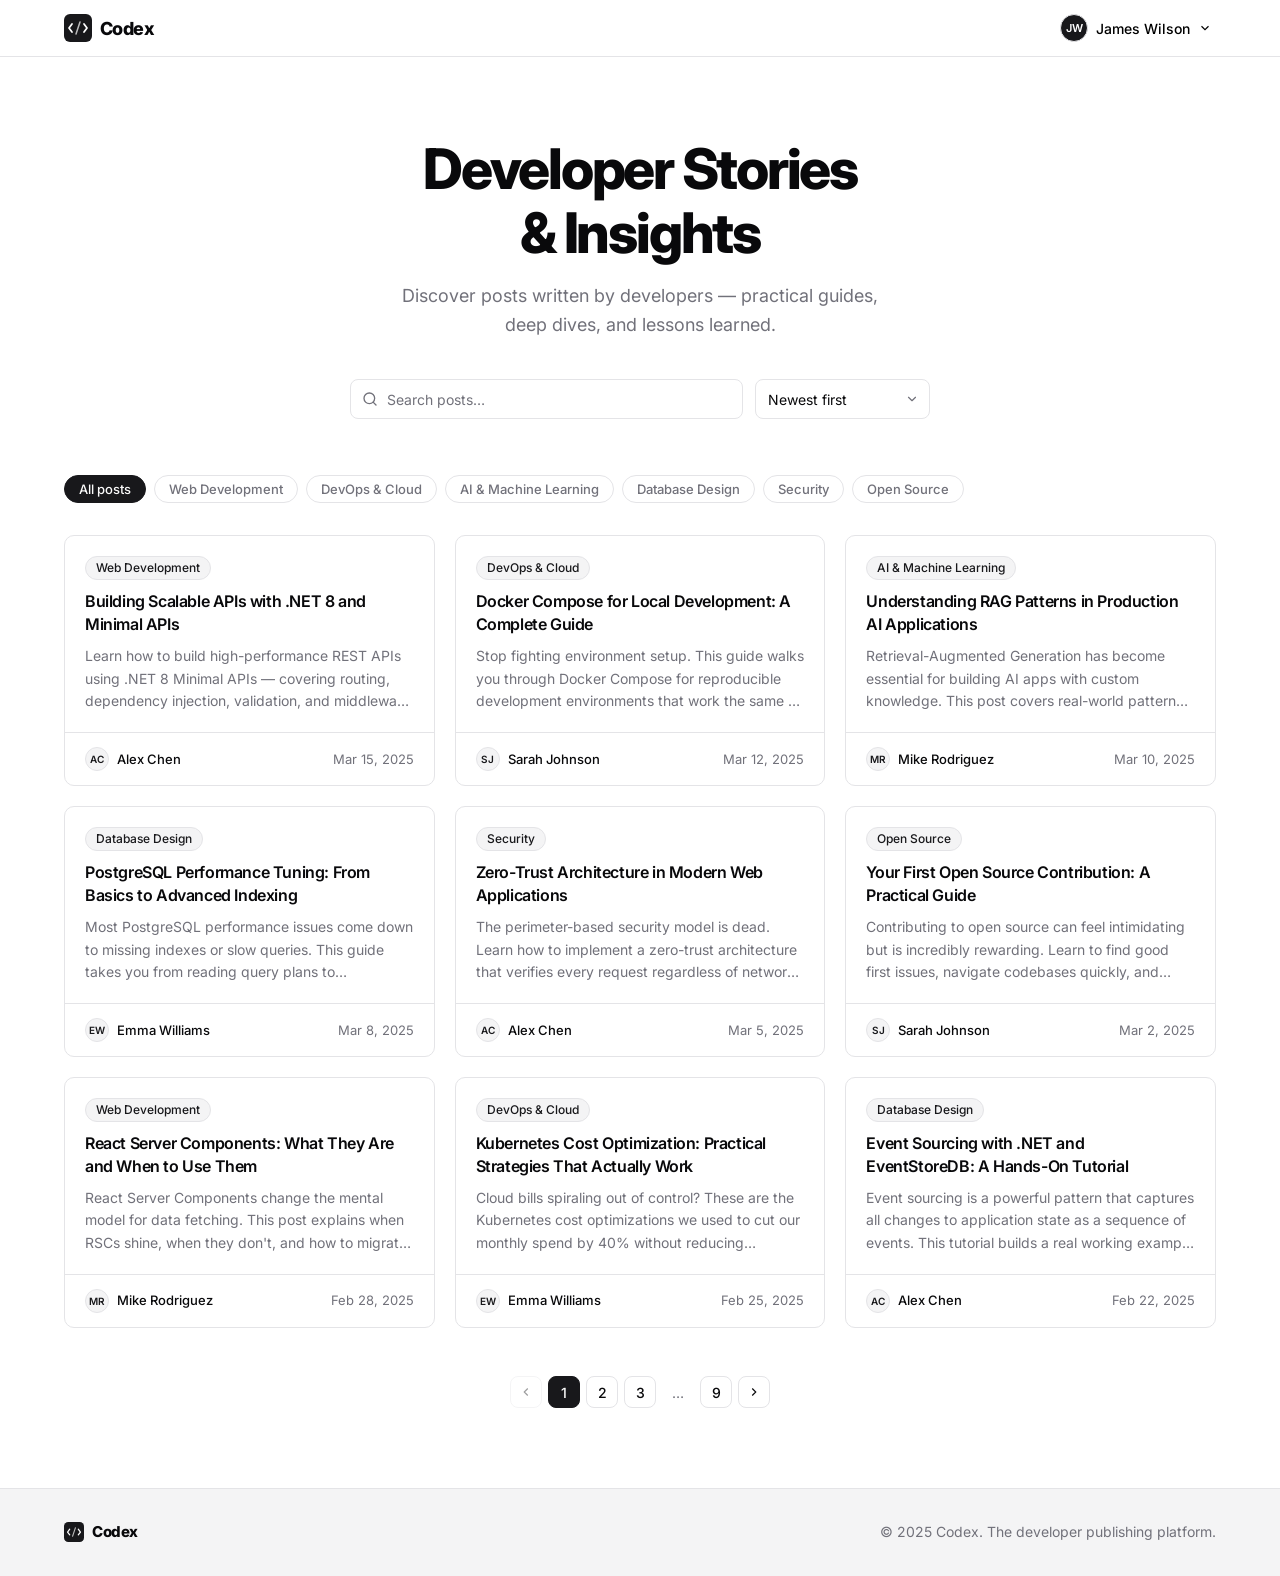
<file: design/index.html>
<!DOCTYPE html>
<html lang="en">

<head>
    <meta charset="UTF-8">
    <meta name="viewport" content="width=device-width, initial-scale=1.0">
    <title>Codex — Developer Publishing Platform</title>
    <link rel="stylesheet" href="./styles.css">
</head>

<body>

    <!-- ── Navigation (reader logged in) ────────────────────── -->
    <header class="nav-header">
        <div class="container nav-container">
            <a href="./index.html" class="nav-brand">
                <svg class="nav-logo" viewBox="0 0 28 28" fill="none" xmlns="http://www.w3.org/2000/svg">
                    <rect width="28" height="28" rx="6" fill="hsl(240,5.9%,10%)" />
                    <path d="M8 10l-3 4 3 4" stroke="white" stroke-width="1.75" stroke-linecap="round"
                        stroke-linejoin="round" />
                    <path d="M20 10l3 4-3 4" stroke="white" stroke-width="1.75" stroke-linecap="round"
                        stroke-linejoin="round" />
                    <path d="M16 8l-4 12" stroke="white" stroke-width="1.5" stroke-linecap="round" opacity=".7" />
                </svg>
                Codex
            </a>
            <div class="nav-actions">
                <div class="dropdown" id="userDropdown">
                    <button class="flex items-center gap-2"
                        style="background:none;border:none;cursor:pointer;padding:0.25rem"
                        onclick="toggleDropdown('userDropdown')">
                        <div class="avatar avatar-sm" style="background:hsl(240,5.9%,10%);color:white">JW</div>
                        <span class="text-sm font-medium">James Wilson</span>
                        <svg width="14" height="14" viewBox="0 0 24 24" fill="none" stroke="currentColor"
                            stroke-width="2">
                            <path d="m6 9 6 6 6-6" />
                        </svg>
                    </button>
                    <div class="dropdown-content">
                        <div class="dropdown-label">James Wilson</div>
                        <span class="text-xs text-muted" style="padding:0 0.75rem 0.5rem;display:block">Reader</span>
                        <div class="dropdown-sep"></div>
                        <a href="#" class="dropdown-item">
                            <svg width="14" height="14" viewBox="0 0 24 24" fill="none" stroke="currentColor"
                                stroke-width="2">
                                <path d="M19 21v-2a4 4 0 0 0-4-4H9a4 4 0 0 0-4 4v2" />
                                <circle cx="12" cy="7" r="4" />
                            </svg>
                            Profile
                        </a>
                        <div class="dropdown-sep"></div>
                        <a href="./auth.html" class="dropdown-item destructive">
                            <svg width="14" height="14" viewBox="0 0 24 24" fill="none" stroke="currentColor"
                                stroke-width="2">
                                <path d="M9 21H5a2 2 0 0 1-2-2V5a2 2 0 0 1 2-2h4" />
                                <polyline points="16 17 21 12 16 7" />
                                <line x1="21" y1="12" x2="9" y2="12" />
                            </svg>
                            Sign out
                        </a>
                    </div>
                </div>
            </div>
        </div>
    </header>

    <!-- ── Hero ──────────────────────────────────────────────── -->
    <section class="hero">
        <div class="container">
            <h1>Developer Stories<br>&amp; Insights</h1>
            <p class="hero-sub">Discover posts written by developers — practical guides, deep dives, and lessons
                learned.</p>
            <div class="hero-search">
                <div class="search-wrap">
                    <svg width="16" height="16" viewBox="0 0 24 24" fill="none" stroke="currentColor" stroke-width="2"
                        stroke-linecap="round" stroke-linejoin="round">
                        <circle cx="11" cy="11" r="8" />
                        <path d="m21 21-4.35-4.35" />
                    </svg>
                    <input class="input" type="search" placeholder="Search posts…" id="searchInput">
                </div>
                <select class="select" style="width:175px" id="sortSelect">
                    <option value="newest">Newest first</option>
                    <option value="oldest">Oldest first</option>
                    <option value="az">Title A → Z</option>
                </select>
            </div>
        </div>
    </section>

    <!-- ── Main ──────────────────────────────────────────────── -->
    <main class="container" style="padding-bottom:5rem">

        <!-- Category filter -->
        <div class="cat-filter" id="catFilter">
            <button class="cat-pill active" data-cat="all">All posts</button>
            <button class="cat-pill" data-cat="web">Web Development</button>
            <button class="cat-pill" data-cat="devops">DevOps &amp; Cloud</button>
            <button class="cat-pill" data-cat="ai">AI &amp; Machine Learning</button>
            <button class="cat-pill" data-cat="db">Database Design</button>
            <button class="cat-pill" data-cat="sec">Security</button>
            <button class="cat-pill" data-cat="oss">Open Source</button>
        </div>

        <!-- Posts grid -->
        <div class="posts-grid" id="postsGrid">

            <!-- Card 1 -->
            <a href="./post.html" class="card post-card">
                <div class="post-card-body">
                    <div class="post-card-cat">
                        <span class="badge badge-secondary">Web Development</span>
                    </div>
                    <h2 class="post-card-title">Building Scalable APIs with .NET 8 and Minimal APIs</h2>
                    <p class="post-card-excerpt">Learn how to build high-performance REST APIs using .NET 8 Minimal APIs
                        — covering routing, dependency injection, validation, and middleware patterns for production.
                    </p>
                </div>
                <div class="post-card-footer">
                    <div class="post-card-author">
                        <div class="avatar avatar-xs">AC</div>
                        <span>Alex Chen</span>
                    </div>
                    <span class="post-card-date">Mar 15, 2025</span>
                </div>
            </a>

            <!-- Card 2 -->
            <a href="./post.html" class="card post-card">
                <div class="post-card-body">
                    <div class="post-card-cat">
                        <span class="badge badge-secondary">DevOps &amp; Cloud</span>
                    </div>
                    <h2 class="post-card-title">Docker Compose for Local Development: A Complete Guide</h2>
                    <p class="post-card-excerpt">Stop fighting environment setup. This guide walks you through Docker
                        Compose for reproducible development environments that work the same on every machine your team
                        uses.</p>
                </div>
                <div class="post-card-footer">
                    <div class="post-card-author">
                        <div class="avatar avatar-xs">SJ</div>
                        <span>Sarah Johnson</span>
                    </div>
                    <span class="post-card-date">Mar 12, 2025</span>
                </div>
            </a>

            <!-- Card 3 -->
            <a href="./post.html" class="card post-card">
                <div class="post-card-body">
                    <div class="post-card-cat">
                        <span class="badge badge-secondary">AI &amp; Machine Learning</span>
                    </div>
                    <h2 class="post-card-title">Understanding RAG Patterns in Production AI Applications</h2>
                    <p class="post-card-excerpt">Retrieval-Augmented Generation has become essential for building AI
                        apps with custom knowledge. This post covers real-world patterns and optimizations from
                        production deployments.</p>
                </div>
                <div class="post-card-footer">
                    <div class="post-card-author">
                        <div class="avatar avatar-xs">MR</div>
                        <span>Mike Rodriguez</span>
                    </div>
                    <span class="post-card-date">Mar 10, 2025</span>
                </div>
            </a>

            <!-- Card 4 -->
            <a href="./post.html" class="card post-card">
                <div class="post-card-body">
                    <div class="post-card-cat">
                        <span class="badge badge-secondary">Database Design</span>
                    </div>
                    <h2 class="post-card-title">PostgreSQL Performance Tuning: From Basics to Advanced Indexing</h2>
                    <p class="post-card-excerpt">Most PostgreSQL performance issues come down to missing indexes or slow
                        queries. This guide takes you from reading query plans to implementing partial and expression
                        indexes.</p>
                </div>
                <div class="post-card-footer">
                    <div class="post-card-author">
                        <div class="avatar avatar-xs">EW</div>
                        <span>Emma Williams</span>
                    </div>
                    <span class="post-card-date">Mar 8, 2025</span>
                </div>
            </a>

            <!-- Card 5 -->
            <a href="./post.html" class="card post-card">
                <div class="post-card-body">
                    <div class="post-card-cat">
                        <span class="badge badge-secondary">Security</span>
                    </div>
                    <h2 class="post-card-title">Zero-Trust Architecture in Modern Web Applications</h2>
                    <p class="post-card-excerpt">The perimeter-based security model is dead. Learn how to implement a
                        zero-trust architecture that verifies every request regardless of network location.</p>
                </div>
                <div class="post-card-footer">
                    <div class="post-card-author">
                        <div class="avatar avatar-xs">AC</div>
                        <span>Alex Chen</span>
                    </div>
                    <span class="post-card-date">Mar 5, 2025</span>
                </div>
            </a>

            <!-- Card 6 -->
            <a href="./post.html" class="card post-card">
                <div class="post-card-body">
                    <div class="post-card-cat">
                        <span class="badge badge-secondary">Open Source</span>
                    </div>
                    <h2 class="post-card-title">Your First Open Source Contribution: A Practical Guide</h2>
                    <p class="post-card-excerpt">Contributing to open source can feel intimidating but is incredibly
                        rewarding. Learn to find good first issues, navigate codebases quickly, and write PRs that
                        actually get merged.</p>
                </div>
                <div class="post-card-footer">
                    <div class="post-card-author">
                        <div class="avatar avatar-xs">SJ</div>
                        <span>Sarah Johnson</span>
                    </div>
                    <span class="post-card-date">Mar 2, 2025</span>
                </div>
            </a>

            <!-- Card 7 -->
            <a href="./post.html" class="card post-card">
                <div class="post-card-body">
                    <div class="post-card-cat">
                        <span class="badge badge-secondary">Web Development</span>
                    </div>
                    <h2 class="post-card-title">React Server Components: What They Are and When to Use Them</h2>
                    <p class="post-card-excerpt">React Server Components change the mental model for data fetching. This
                        post explains when RSCs shine, when they don't, and how to migrate existing code gradually.</p>
                </div>
                <div class="post-card-footer">
                    <div class="post-card-author">
                        <div class="avatar avatar-xs">MR</div>
                        <span>Mike Rodriguez</span>
                    </div>
                    <span class="post-card-date">Feb 28, 2025</span>
                </div>
            </a>

            <!-- Card 8 -->
            <a href="./post.html" class="card post-card">
                <div class="post-card-body">
                    <div class="post-card-cat">
                        <span class="badge badge-secondary">DevOps &amp; Cloud</span>
                    </div>
                    <h2 class="post-card-title">Kubernetes Cost Optimization: Practical Strategies That Actually Work
                    </h2>
                    <p class="post-card-excerpt">Cloud bills spiraling out of control? These are the Kubernetes cost
                        optimizations we used to cut our monthly spend by 40% without reducing reliability or
                        performance.</p>
                </div>
                <div class="post-card-footer">
                    <div class="post-card-author">
                        <div class="avatar avatar-xs">EW</div>
                        <span>Emma Williams</span>
                    </div>
                    <span class="post-card-date">Feb 25, 2025</span>
                </div>
            </a>

            <!-- Card 9 -->
            <a href="./post.html" class="card post-card">
                <div class="post-card-body">
                    <div class="post-card-cat">
                        <span class="badge badge-secondary">Database Design</span>
                    </div>
                    <h2 class="post-card-title">Event Sourcing with .NET and EventStoreDB: A Hands-On Tutorial</h2>
                    <p class="post-card-excerpt">Event sourcing is a powerful pattern that captures all changes to
                        application state as a sequence of events. This tutorial builds a real working example from
                        scratch.</p>
                </div>
                <div class="post-card-footer">
                    <div class="post-card-author">
                        <div class="avatar avatar-xs">AC</div>
                        <span>Alex Chen</span>
                    </div>
                    <span class="post-card-date">Feb 22, 2025</span>
                </div>
            </a>

        </div><!-- /posts-grid -->

        <!-- Pagination -->
        <nav class="pagination" style="margin-top:3rem" aria-label="Posts navigation">
            <button class="pg-btn" disabled aria-label="Previous page">
                <svg width="14" height="14" viewBox="0 0 24 24" fill="none" stroke="currentColor" stroke-width="2">
                    <path d="m15 18-6-6 6-6" />
                </svg>
            </button>
            <button class="pg-btn active">1</button>
            <button class="pg-btn">2</button>
            <button class="pg-btn">3</button>
            <span class="pg-ellipsis">…</span>
            <button class="pg-btn">9</button>
            <button class="pg-btn" aria-label="Next page">
                <svg width="14" height="14" viewBox="0 0 24 24" fill="none" stroke="currentColor" stroke-width="2">
                    <path d="m9 18 6-6-6-6" />
                </svg>
            </button>
        </nav>

    </main>

    <!-- ── Footer ─────────────────────────────────────────────── -->
    <footer style="border-top:1px solid var(--border);padding:2rem 0;background:var(--muted)">
        <div class="container flex items-center justify-between" style="flex-wrap:wrap;gap:1rem">
            <div class="nav-brand" style="font-size:0.9375rem">
                <svg width="20" height="20" viewBox="0 0 28 28" fill="none">
                    <rect width="28" height="28" rx="6" fill="hsl(240,5.9%,10%)" />
                    <path d="M8 10l-3 4 3 4" stroke="white" stroke-width="1.75" stroke-linecap="round"
                        stroke-linejoin="round" />
                    <path d="M20 10l3 4-3 4" stroke="white" stroke-width="1.75" stroke-linecap="round"
                        stroke-linejoin="round" />
                    <path d="M16 8l-4 12" stroke="white" stroke-width="1.5" stroke-linecap="round" opacity=".7" />
                </svg>
                Codex
            </div>
            <p class="text-sm text-muted">© 2025 Codex. The developer publishing platform.</p>
        </div>
    </footer>

    <!-- ── Toast container ───────────────────────────────────── -->
    <div id="toast-container"></div>

    <script>
        function toggleDropdown(id) {
            const el = document.getElementById(id);
            const isOpen = el.classList.contains('open');
            document.querySelectorAll('.dropdown.open').forEach(d => d.classList.remove('open'));
            if (!isOpen) el.classList.add('open');
        }
        document.addEventListener('click', e => {
            if (!e.target.closest('.dropdown')) document.querySelectorAll('.dropdown.open').forEach(d => d.classList.remove('open'));
        });

        // Category filter pills
        document.getElementById('catFilter').addEventListener('click', e => {
            const pill = e.target.closest('.cat-pill');
            if (!pill) return;
            document.querySelectorAll('.cat-pill').forEach(p => p.classList.remove('active'));
            pill.classList.add('active');
        });

        // Pagination
        document.querySelectorAll('.pg-btn:not([disabled])').forEach(btn => {
            btn.addEventListener('click', function () {
                if (this.querySelector('svg')) return; // prev/next arrows
                document.querySelectorAll('.pg-btn').forEach(b => b.classList.remove('active'));
                this.classList.add('active');
            });
        });
    </script>
</body>

</html>
</file>
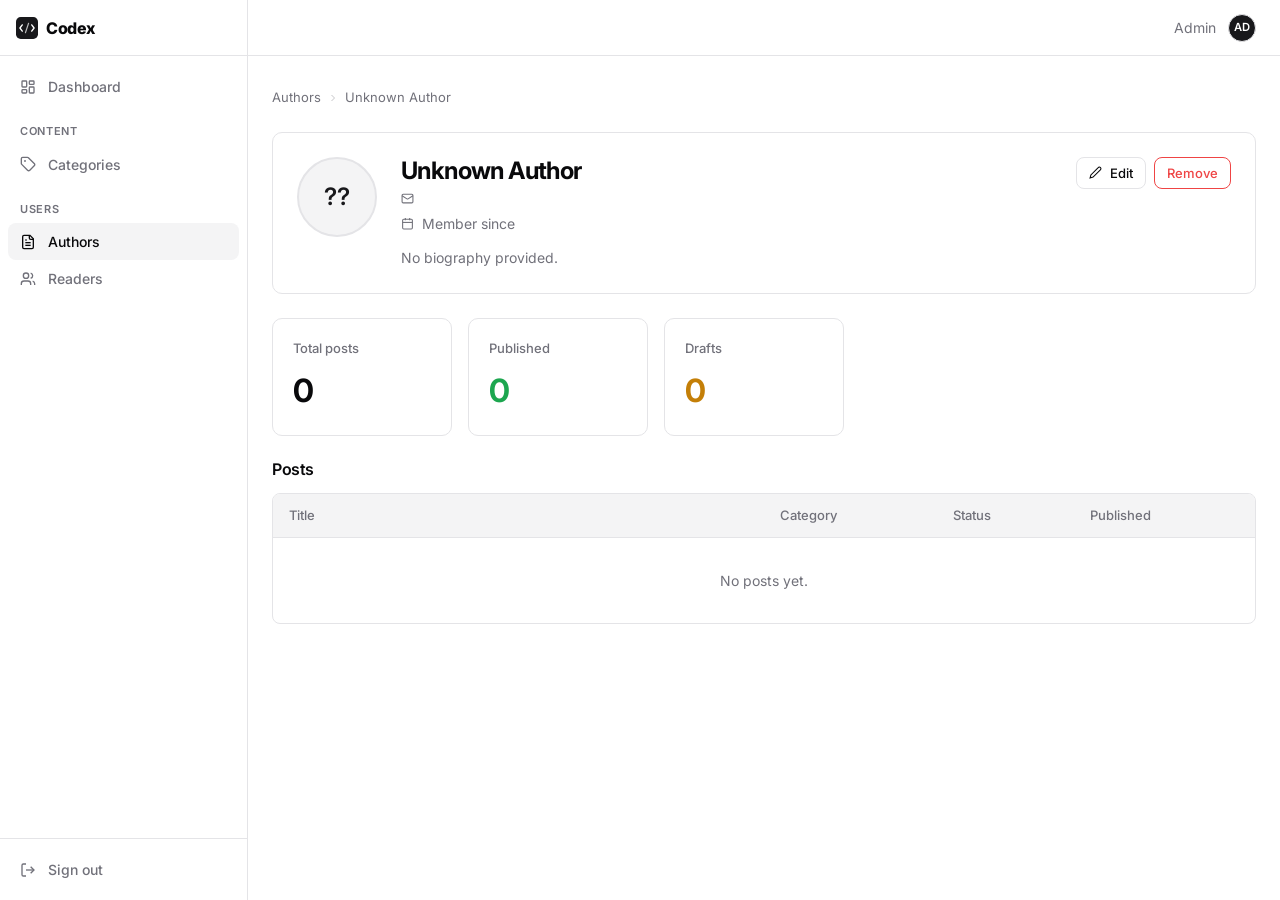
<file: design/admin-author-detail.html>
<!DOCTYPE html>
<html lang="en">

<head>
    <meta charset="UTF-8">
    <meta name="viewport" content="width=device-width, initial-scale=1.0">
    <title>Author — Codex Admin</title>
    <link rel="stylesheet" href="./styles.css">
</head>

<body>
    <div class="admin-layout">

        <!-- ── Sidebar ──────────────────────────────────────────── -->
        <aside class="sidebar">
            <div class="sidebar-header">
                <a href="./admin-dashboard.html" class="nav-brand" style="font-size:1rem">
                    <svg width="22" height="22" viewBox="0 0 28 28" fill="none">
                        <rect width="28" height="28" rx="6" fill="hsl(240,5.9%,10%)" />
                        <path d="M8 10l-3 4 3 4" stroke="white" stroke-width="1.75" stroke-linecap="round"
                            stroke-linejoin="round" />
                        <path d="M20 10l3 4-3 4" stroke="white" stroke-width="1.75" stroke-linecap="round"
                            stroke-linejoin="round" />
                        <path d="M16 8l-4 12" stroke="white" stroke-width="1.5" stroke-linecap="round" opacity=".7" />
                    </svg>
                    Codex
                </a>
            </div>
            <nav class="sidebar-nav">
                <a href="./admin-dashboard.html" class="sidebar-item">
                    <svg width="16" height="16" viewBox="0 0 24 24" fill="none" stroke="currentColor" stroke-width="2">
                        <rect width="7" height="9" x="3" y="3" rx="1" />
                        <rect width="7" height="5" x="14" y="3" rx="1" />
                        <rect width="7" height="9" x="14" y="12" rx="1" />
                        <rect width="7" height="5" x="3" y="16" rx="1" />
                    </svg>
                    Dashboard
                </a>
                <div class="sidebar-section">
                    <div class="sidebar-section-label">Content</div>
                    <a href="./admin-categories.html" class="sidebar-item">
                        <svg width="16" height="16" viewBox="0 0 24 24" fill="none" stroke="currentColor"
                            stroke-width="2">
                            <path
                                d="M12.586 2.586A2 2 0 0 0 11.172 2H4a2 2 0 0 0-2 2v7.172a2 2 0 0 0 .586 1.414l8.704 8.704a2.426 2.426 0 0 0 3.42 0l6.58-6.58a2.426 2.426 0 0 0 0-3.42z" />
                            <circle cx="7.5" cy="7.5" r=".5" fill="currentColor" />
                        </svg>
                        Categories
                    </a>
                </div>
                <div class="sidebar-section">
                    <div class="sidebar-section-label">Users</div>
                    <a href="./admin-authors.html" class="sidebar-item active">
                        <svg width="16" height="16" viewBox="0 0 24 24" fill="none" stroke="currentColor"
                            stroke-width="2">
                            <path d="M15 2H6a2 2 0 0 0-2 2v16a2 2 0 0 0 2 2h12a2 2 0 0 0 2-2V7Z" />
                            <path d="M14 2v4a2 2 0 0 0 2 2h4" />
                            <path d="M10 9H8" />
                            <path d="M16 13H8" />
                            <path d="M16 17H8" />
                        </svg>
                        Authors
                    </a>
                    <a href="./admin-readers.html" class="sidebar-item">
                        <svg width="16" height="16" viewBox="0 0 24 24" fill="none" stroke="currentColor"
                            stroke-width="2">
                            <path d="M16 21v-2a4 4 0 0 0-4-4H6a4 4 0 0 0-4 4v2" />
                            <circle cx="9" cy="7" r="4" />
                            <path d="M22 21v-2a4 4 0 0 0-3-3.87" />
                            <path d="M16 3.13a4 4 0 0 1 0 7.75" />
                        </svg>
                        Readers
                    </a>
                </div>
            </nav>
            <div class="sidebar-footer">
                <a href="./admin-login.html" class="sidebar-item" style="color:var(--muted-foreground)">
                    <svg width="16" height="16" viewBox="0 0 24 24" fill="none" stroke="currentColor" stroke-width="2">
                        <path d="M9 21H5a2 2 0 0 1-2-2V5a2 2 0 0 1 2-2h4" />
                        <polyline points="16 17 21 12 16 7" />
                        <line x1="21" y1="12" x2="9" y2="12" />
                    </svg>
                    Sign out
                </a>
            </div>
        </aside>

        <!-- ── Main ─────────────────────────────────────────────── -->
        <div class="admin-main">

            <div class="admin-topbar">
                <div class="flex items-center gap-3" style="margin-left:auto">
                    <span class="text-sm text-muted">Admin</span>
                    <div class="avatar avatar-sm" style="background:hsl(240,5.9%,10%);color:white;font-size:0.7rem">AD
                    </div>
                </div>
            </div>

            <div class="admin-content">

                <!-- Breadcrumb -->
                <nav class="breadcrumb" style="margin-bottom:1.5rem">
                    <a href="./admin-authors.html">Authors</a>
                    <span class="breadcrumb-sep">
                        <svg width="12" height="12" viewBox="0 0 24 24" fill="none" stroke="currentColor"
                            stroke-width="2">
                            <path d="m9 18 6-6-6-6" />
                        </svg>
                    </span>
                    <span id="breadcrumbName">Author</span>
                </nav>

                <!-- Profile card -->
                <div class="card" style="margin-bottom:1.5rem">
                    <div class="card-content" style="padding-top:1.5rem">
                        <div style="display:grid;grid-template-columns:auto 1fr auto;gap:1.5rem;align-items:start">

                            <!-- Avatar -->
                            <div class="avatar" id="authorAvatar"
                                style="width:5rem;height:5rem;font-size:1.5rem;border:2px solid var(--border)"></div>

                            <!-- Info -->
                            <div style="display:flex;flex-direction:column;gap:0.5rem">
                                <h1 id="authorName" style="font-size:1.5rem;font-weight:700;letter-spacing:-0.025em">
                                </h1>
                                <div class="flex items-center gap-2 text-sm text-muted">
                                    <svg width="13" height="13" viewBox="0 0 24 24" fill="none" stroke="currentColor"
                                        stroke-width="2">
                                        <rect width="20" height="16" x="2" y="4" rx="2" />
                                        <path d="m22 7-8.97 5.7a1.94 1.94 0 0 1-2.06 0L2 7" />
                                    </svg>
                                    <span id="authorEmail"></span>
                                </div>
                                <div class="flex items-center gap-2 text-sm text-muted">
                                    <svg width="13" height="13" viewBox="0 0 24 24" fill="none" stroke="currentColor"
                                        stroke-width="2">
                                        <rect width="18" height="18" x="3" y="4" rx="2" ry="2" />
                                        <line x1="16" x2="16" y1="2" y2="6" />
                                        <line x1="8" x2="8" y1="2" y2="6" />
                                        <line x1="3" x2="21" y1="10" y2="10" />
                                    </svg>
                                    Member since <span id="authorJoined"></span>
                                </div>
                                <p id="authorBio" class="text-sm"
                                    style="margin-top:0.25rem;line-height:1.65;color:var(--muted-foreground);max-width:560px">
                                </p>
                            </div>

                            <!-- Actions -->
                            <div class="flex gap-2">
                                <button class="btn btn-outline btn-sm" onclick="openEditDialog()">
                                    <svg width="13" height="13" viewBox="0 0 24 24" fill="none" stroke="currentColor"
                                        stroke-width="2">
                                        <path d="M17 3a2.85 2.83 0 1 1 4 4L7.5 20.5 2 22l1.5-5.5Z" />
                                    </svg>
                                    Edit
                                </button>
                                <button class="btn btn-outline btn-sm"
                                    style="border-color:var(--destructive);color:var(--destructive)"
                                    onclick="openRemoveDialog()">
                                    Remove
                                </button>
                            </div>

                        </div>
                    </div>
                </div>

                <!-- Stats row -->
                <div style="display:grid;grid-template-columns:repeat(3,minmax(0,180px));gap:1rem;margin-bottom:1.5rem">
                    <div class="card" style="padding:1.25rem">
                        <div class="stat-label">Total posts</div>
                        <div id="statTotal" style="font-size:2rem;font-weight:700;letter-spacing:-0.04em"></div>
                    </div>
                    <div class="card" style="padding:1.25rem">
                        <div class="stat-label">Published</div>
                        <div id="statPublished"
                            style="font-size:2rem;font-weight:700;letter-spacing:-0.04em;color:hsl(142,71%,38%)"></div>
                    </div>
                    <div class="card" style="padding:1.25rem">
                        <div class="stat-label">Drafts</div>
                        <div id="statDrafts"
                            style="font-size:2rem;font-weight:700;letter-spacing:-0.04em;color:hsl(38,92%,40%)"></div>
                    </div>
                </div>

                <!-- Posts table -->
                <div class="page-header" style="margin-bottom:0.875rem">
                    <h2 style="font-size:1rem;font-weight:600">Posts</h2>
                </div>
                <div class="table-container">
                    <table class="table">
                        <thead>
                            <tr>
                                <th style="width:50%">Title</th>
                                <th>Category</th>
                                <th>Status</th>
                                <th>Published</th>
                            </tr>
                        </thead>
                        <tbody id="postsBody"></tbody>
                    </table>
                </div>

            </div>
        </div>
    </div><!-- /admin-layout -->

    <!-- ── Edit Author dialog ────────────────────────────────── -->
    <div class="dialog-overlay" id="editAuthorDialog">
        <div class="dialog">
            <div class="dialog-header">
                <div>
                    <h2 class="dialog-title">Edit author</h2>
                    <p class="dialog-description">Update author profile information.</p>
                </div>
                <button class="dialog-close" onclick="closeDialog('editAuthorDialog')">
                    <svg width="16" height="16" viewBox="0 0 24 24" fill="none" stroke="currentColor" stroke-width="2">
                        <path d="M18 6 6 18" />
                        <path d="m6 6 12 12" />
                    </svg>
                </button>
            </div>
            <div class="dialog-body">
                <div style="display:grid;grid-template-columns:1fr 1fr;gap:0.75rem">
                    <div class="form-group"><label class="label">First name</label><input class="input" type="text"
                            id="editFirst"></div>
                    <div class="form-group"><label class="label">Last name</label><input class="input" type="text"
                            id="editLast"></div>
                </div>
                <div class="form-group"><label class="label">Email</label><input class="input" type="email"
                        id="editEmail"></div>
                <div class="form-group">
                    <label class="label">Biography</label>
                    <textarea class="textarea" id="editBio" rows="3" style="min-height:80px"></textarea>
                </div>
            </div>
            <div class="dialog-footer">
                <button class="btn btn-outline btn-sm" onclick="closeDialog('editAuthorDialog')">Cancel</button>
                <button class="btn btn-default btn-sm" onclick="saveEdit()">Save changes</button>
            </div>
        </div>
    </div>

    <!-- ── Remove Author dialog ───────────────────────────────── -->
    <div class="dialog-overlay" id="removeAuthorDialog">
        <div class="dialog" style="max-width:420px">
            <div class="dialog-header">
                <div>
                    <h2 class="dialog-title">Remove author?</h2>
                    <p class="dialog-description">This will remove the author account.</p>
                </div>
                <button class="dialog-close" onclick="closeDialog('removeAuthorDialog')">
                    <svg width="16" height="16" viewBox="0 0 24 24" fill="none" stroke="currentColor" stroke-width="2">
                        <path d="M18 6 6 18" />
                        <path d="m6 6 12 12" />
                    </svg>
                </button>
            </div>
            <div class="dialog-body">
                <div class="alert alert-destructive">
                    <svg width="16" height="16" viewBox="0 0 24 24" fill="none" stroke="currentColor" stroke-width="2">
                        <circle cx="12" cy="12" r="10" />
                        <line x1="12" y1="8" x2="12" y2="12" />
                        <line x1="12" y1="16" x2="12.01" y2="16" />
                    </svg>
                    <span>Removing this author will not delete their posts. Posts will remain but show no author.</span>
                </div>
            </div>
            <div class="dialog-footer">
                <button class="btn btn-outline btn-sm" onclick="closeDialog('removeAuthorDialog')">Cancel</button>
                <button class="btn btn-destructive btn-sm" onclick="removeAuthor()">Remove author</button>
            </div>
        </div>
    </div>

    <div id="toast-container"></div>

    <script>
        // ── Data ──────────────────────────────────────────────────
        const allPosts = {
            'Mike Rodriguez': [
                { title: 'Understanding RAG Patterns in Production AI Applications', cat: 'AI/ML', status: 'Published', date: 'Mar 10, 2025' },
                { title: 'React Server Components: What They Are and When to Use Them', cat: 'Web Dev', status: 'Published', date: 'Feb 28, 2025' },
                { title: 'Building a CI/CD Pipeline with GitHub Actions', cat: 'DevOps', status: 'Published', date: 'Feb 15, 2025' },
            ],
            'Alex Chen': [
                { title: 'Building Scalable APIs with .NET 8 and Minimal APIs', cat: 'Web Dev', status: 'Published', date: 'Mar 15, 2025' },
                { title: 'Zero-Trust Architecture in Modern Web Applications', cat: 'Security', status: 'Published', date: 'Mar 5, 2025' },
                { title: 'Event Sourcing with .NET and EventStoreDB', cat: 'Database', status: 'Published', date: 'Feb 22, 2025' },
                { title: 'CQRS Pattern: Separating Commands and Queries in .NET', cat: 'Web Dev', status: 'Draft', date: '—' },
                { title: 'Rate Limiting Strategies for High-Traffic APIs', cat: 'Security', status: 'Draft', date: '—' },
            ],
            'Sarah Johnson': [
                { title: 'Docker Compose for Local Development: A Complete Guide', cat: 'DevOps', status: 'Published', date: 'Mar 12, 2025' },
                { title: 'Your First Open Source Contribution: A Practical Guide', cat: 'Open Source', status: 'Published', date: 'Mar 2, 2025' },
            ],
            'Emma Williams': [
                { title: 'PostgreSQL Performance Tuning: From Basics to Advanced Indexing', cat: 'Database', status: 'Draft', date: '—' },
                { title: 'Kubernetes Cost Optimization: Practical Strategies', cat: 'DevOps', status: 'Published', date: 'Feb 25, 2025' },
                { title: 'Index Strategies for High-Traffic Tables', cat: 'Database', status: 'Draft', date: '—' },
            ],
        };

        // ── Load from URL params ───────────────────────────────────
        const params = new URLSearchParams(location.search);
        const initials = params.get('initials') || '??';
        const name = params.get('name') || 'Unknown Author';
        const email = params.get('email') || '';
        const joined = params.get('joined') || '';
        const bio = params.get('bio') || 'No biography provided.';

        document.title = name + ' — Codex Admin';

        document.getElementById('authorAvatar').textContent = initials;
        document.getElementById('authorName').textContent = name;
        document.getElementById('authorEmail').textContent = email;
        document.getElementById('authorJoined').textContent = joined;
        document.getElementById('authorBio').textContent = bio;
        document.getElementById('breadcrumbName').textContent = name;
        document.getElementById('editFirst').value = name.split(' ')[0] || '';
        document.getElementById('editLast').value = name.split(' ').slice(1).join(' ') || '';
        document.getElementById('editEmail').value = email;
        document.getElementById('editBio').value = bio;

        const posts = allPosts[name] || [];
        const published = posts.filter(p => p.status === 'Published').length;
        const drafts = posts.filter(p => p.status === 'Draft').length;

        document.getElementById('statTotal').textContent = posts.length;
        document.getElementById('statPublished').textContent = published;
        document.getElementById('statDrafts').textContent = drafts;

        document.getElementById('postsBody').innerHTML = posts.length
            ? posts.map(p => `
        <tr>
          <td class="font-medium">${p.title}</td>
          <td><span class="badge badge-secondary" style="font-size:0.7rem">${p.cat}</span></td>
          <td><span class="badge ${p.status === 'Published' ? 'badge-success' : 'badge-warning'}" style="font-size:0.7rem">${p.status}</span></td>
          <td class="text-sm text-muted">${p.date}</td>
        </tr>`).join('')
            : `<tr><td colspan="4" class="text-center text-muted" style="padding:2rem">No posts yet.</td></tr>`;

        // ── Dialogs ───────────────────────────────────────────────
        function closeDialog(id) { document.getElementById(id).classList.remove('open'); }
        function openDialog(id) { document.getElementById(id).classList.add('open'); }
        function openEditDialog() { openDialog('editAuthorDialog'); }
        function openRemoveDialog() { openDialog('removeAuthorDialog'); }

        function saveEdit() {
            closeDialog('editAuthorDialog');
            showToast('Author updated successfully.', 'success');
        }

        function removeAuthor() {
            closeDialog('removeAuthorDialog');
            showToast('Author removed.', 'destructive');
            setTimeout(() => { window.location.href = './admin-authors.html'; }, 1200);
        }

        function showToast(msg, type) {
            const c = document.getElementById('toast-container');
            const t = document.createElement('div');
            t.className = 'toast' + (type ? ' toast-' + type : '');
            t.innerHTML = `<svg width="16" height="16" viewBox="0 0 24 24" fill="none" stroke="currentColor" stroke-width="2"><polyline points="20 6 9 17 4 12"/></svg>${msg}`;
            c.appendChild(t);
            setTimeout(() => t.remove(), 3500);
        }
    </script>
</body>

</html>
</file>
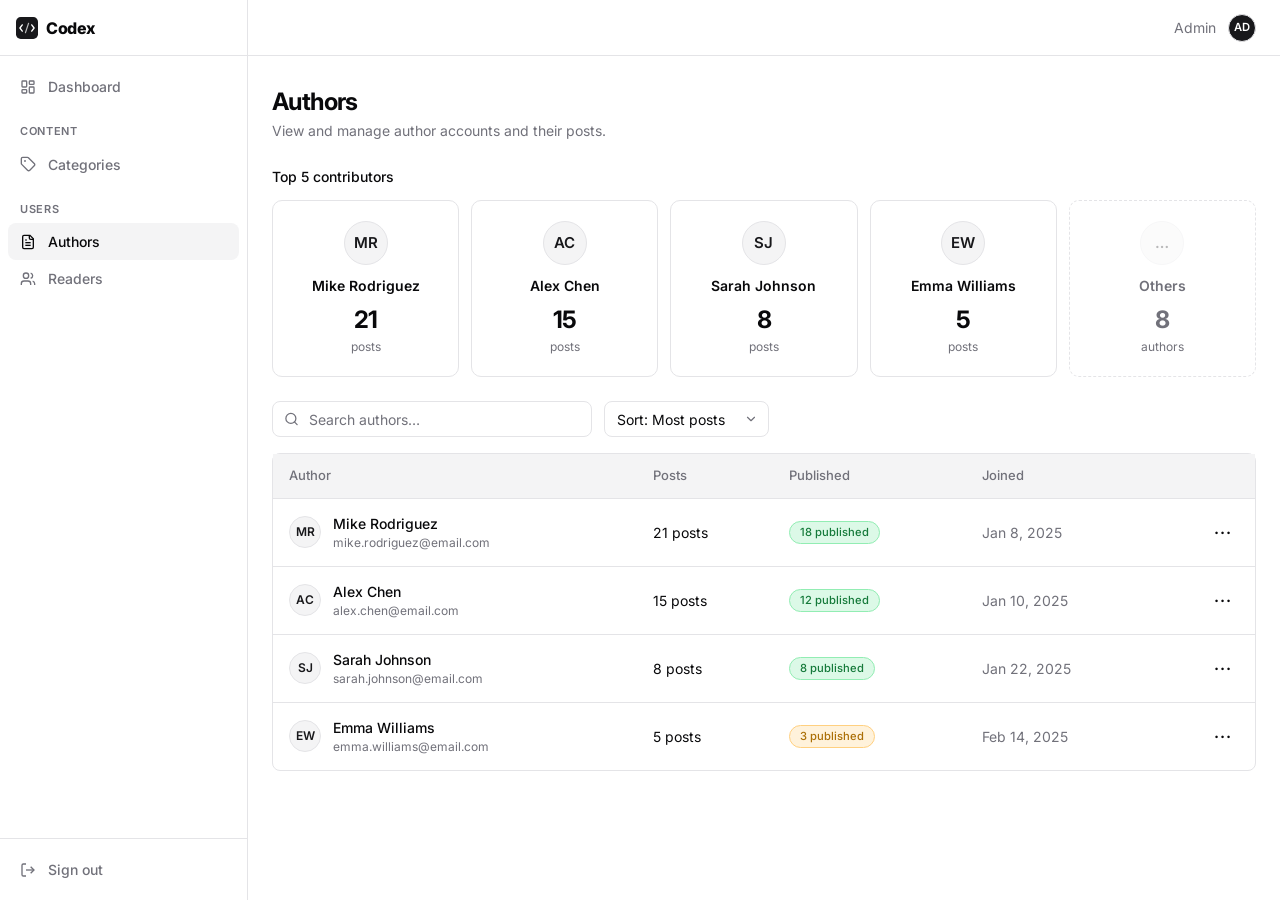
<file: design/admin-authors.html>
<!DOCTYPE html>
<html lang="en">

<head>
    <meta charset="UTF-8">
    <meta name="viewport" content="width=device-width, initial-scale=1.0">
    <title>Authors — Codex Admin</title>
    <link rel="stylesheet" href="./styles.css">
</head>

<body>
    <div class="admin-layout">

        <!-- ── Sidebar ────────────────────────────────────────────── -->
        <aside class="sidebar">
            <div class="sidebar-header">
                <a href="./admin-dashboard.html" class="nav-brand" style="font-size:1rem">
                    <svg width="22" height="22" viewBox="0 0 28 28" fill="none">
                        <rect width="28" height="28" rx="6" fill="hsl(240,5.9%,10%)" />
                        <path d="M8 10l-3 4 3 4" stroke="white" stroke-width="1.75" stroke-linecap="round"
                            stroke-linejoin="round" />
                        <path d="M20 10l3 4-3 4" stroke="white" stroke-width="1.75" stroke-linecap="round"
                            stroke-linejoin="round" />
                        <path d="M16 8l-4 12" stroke="white" stroke-width="1.5" stroke-linecap="round" opacity=".7" />
                    </svg>
                    Codex
                </a>
            </div>
            <nav class="sidebar-nav">
                <a href="./admin-dashboard.html" class="sidebar-item">
                    <svg width="16" height="16" viewBox="0 0 24 24" fill="none" stroke="currentColor" stroke-width="2">
                        <rect width="7" height="9" x="3" y="3" rx="1" />
                        <rect width="7" height="5" x="14" y="3" rx="1" />
                        <rect width="7" height="9" x="14" y="12" rx="1" />
                        <rect width="7" height="5" x="3" y="16" rx="1" />
                    </svg>
                    Dashboard
                </a>
                <div class="sidebar-section">
                    <div class="sidebar-section-label">Content</div>
                    <a href="./admin-categories.html" class="sidebar-item">
                        <svg width="16" height="16" viewBox="0 0 24 24" fill="none" stroke="currentColor"
                            stroke-width="2">
                            <path
                                d="M12.586 2.586A2 2 0 0 0 11.172 2H4a2 2 0 0 0-2 2v7.172a2 2 0 0 0 .586 1.414l8.704 8.704a2.426 2.426 0 0 0 3.42 0l6.58-6.58a2.426 2.426 0 0 0 0-3.42z" />
                            <circle cx="7.5" cy="7.5" r=".5" fill="currentColor" />
                        </svg>
                        Categories
                    </a>
                </div>
                <div class="sidebar-section">
                    <div class="sidebar-section-label">Users</div>
                    <a href="./admin-authors.html" class="sidebar-item active">
                        <svg width="16" height="16" viewBox="0 0 24 24" fill="none" stroke="currentColor"
                            stroke-width="2">
                            <path d="M15 2H6a2 2 0 0 0-2 2v16a2 2 0 0 0 2 2h12a2 2 0 0 0 2-2V7Z" />
                            <path d="M14 2v4a2 2 0 0 0 2 2h4" />
                            <path d="M10 9H8" />
                            <path d="M16 13H8" />
                            <path d="M16 17H8" />
                        </svg>
                        Authors
                    </a>
                    <a href="./admin-readers.html" class="sidebar-item">
                        <svg width="16" height="16" viewBox="0 0 24 24" fill="none" stroke="currentColor"
                            stroke-width="2">
                            <path d="M16 21v-2a4 4 0 0 0-4-4H6a4 4 0 0 0-4 4v2" />
                            <circle cx="9" cy="7" r="4" />
                            <path d="M22 21v-2a4 4 0 0 0-3-3.87" />
                            <path d="M16 3.13a4 4 0 0 1 0 7.75" />
                        </svg>
                        Readers
                    </a>
                </div>
            </nav>
            <div class="sidebar-footer">
                <a href="./admin-login.html" class="sidebar-item" style="color:var(--muted-foreground)">
                    <svg width="16" height="16" viewBox="0 0 24 24" fill="none" stroke="currentColor" stroke-width="2">
                        <path d="M9 21H5a2 2 0 0 1-2-2V5a2 2 0 0 1 2-2h4" />
                        <polyline points="16 17 21 12 16 7" />
                        <line x1="21" y1="12" x2="9" y2="12" />
                    </svg>
                    Sign out
                </a>
            </div>
        </aside>

        <!-- ── Main ──────────────────────────────────────────────── -->
        <div class="admin-main">

            <div class="admin-topbar">
                <div class="flex items-center gap-3" style="margin-left:auto">
                    <span class="text-sm text-muted">Admin</span>
                    <div class="avatar avatar-sm" style="background:hsl(240,5.9%,10%);color:white;font-size:0.7rem">AD
                    </div>
                </div>
            </div>

            <div class="admin-content">

                <div class="page-header">
                    <div class="page-header-left">
                        <h1 class="page-title">Authors</h1>
                        <p class="page-desc">View and manage author accounts and their posts.</p>
                    </div>
                </div>

                <!-- Top contributors -->
                <div style="margin-bottom:1.5rem">
                    <p class="page-desc" style="margin-bottom:0.75rem;font-weight:500;color:var(--foreground)">Top 5
                        contributors</p>
                    <div style="display:grid;grid-template-columns:repeat(5,1fr);gap:0.75rem">
                        <div class="card" style="padding:1.25rem;text-align:center">
                            <div class="avatar"
                                style="margin:0 auto 0.625rem;width:2.75rem;height:2.75rem;font-size:0.9375rem">MR</div>
                            <div class="font-semibold text-sm">Mike Rodriguez</div>
                            <div style="font-size:1.5rem;font-weight:700;letter-spacing:-0.04em;margin-top:0.375rem">21
                            </div>
                            <div class="text-xs text-muted">posts</div>
                        </div>
                        <div class="card" style="padding:1.25rem;text-align:center">
                            <div class="avatar"
                                style="margin:0 auto 0.625rem;width:2.75rem;height:2.75rem;font-size:0.9375rem">AC</div>
                            <div class="font-semibold text-sm">Alex Chen</div>
                            <div style="font-size:1.5rem;font-weight:700;letter-spacing:-0.04em;margin-top:0.375rem">15
                            </div>
                            <div class="text-xs text-muted">posts</div>
                        </div>
                        <div class="card" style="padding:1.25rem;text-align:center">
                            <div class="avatar"
                                style="margin:0 auto 0.625rem;width:2.75rem;height:2.75rem;font-size:0.9375rem">SJ</div>
                            <div class="font-semibold text-sm">Sarah Johnson</div>
                            <div style="font-size:1.5rem;font-weight:700;letter-spacing:-0.04em;margin-top:0.375rem">8
                            </div>
                            <div class="text-xs text-muted">posts</div>
                        </div>
                        <div class="card" style="padding:1.25rem;text-align:center">
                            <div class="avatar"
                                style="margin:0 auto 0.625rem;width:2.75rem;height:2.75rem;font-size:0.9375rem">EW</div>
                            <div class="font-semibold text-sm">Emma Williams</div>
                            <div style="font-size:1.5rem;font-weight:700;letter-spacing:-0.04em;margin-top:0.375rem">5
                            </div>
                            <div class="text-xs text-muted">posts</div>
                        </div>
                        <div class="card" style="padding:1.25rem;text-align:center;border-style:dashed">
                            <div class="avatar"
                                style="margin:0 auto 0.625rem;width:2.75rem;height:2.75rem;font-size:0.9375rem;opacity:0.3">
                                …</div>
                            <div class="font-semibold text-sm text-muted">Others</div>
                            <div
                                style="font-size:1.5rem;font-weight:700;letter-spacing:-0.04em;margin-top:0.375rem;color:var(--muted-foreground)">
                                8</div>
                            <div class="text-xs text-muted">authors</div>
                        </div>
                    </div>
                </div>

                <!-- Toolbar -->
                <div class="toolbar">
                    <div class="search-wrap" style="max-width:320px;flex:1">
                        <svg width="15" height="15" viewBox="0 0 24 24" fill="none" stroke="currentColor"
                            stroke-width="2" stroke-linecap="round" stroke-linejoin="round">
                            <circle cx="11" cy="11" r="8" />
                            <path d="m21 21-4.35-4.35" />
                        </svg>
                        <input class="input" type="search" placeholder="Search authors…" style="height:2.25rem"
                            oninput="filterAuthors(this.value)">
                    </div>
                    <select class="select" style="width:165px;height:2.25rem">
                        <option>Sort: Most posts</option>
                        <option>Sort: Newest</option>
                        <option>Sort: Name A → Z</option>
                    </select>
                </div>

                <!-- Table -->
                <div class="table-container" style="overflow:visible">
                    <table class="table">
                        <thead>
                            <tr>
                                <th>Author</th>
                                <th>Posts</th>
                                <th>Published</th>
                                <th>Joined</th>
                                <th></th>
                            </tr>
                        </thead>
                        <tbody>
                            <tr>
                                <td>
                                    <div class="flex items-center gap-3">
                                        <div class="avatar">MR</div>
                                        <div>
                                            <div class="font-medium">Mike Rodriguez</div>
                                            <div class="text-xs text-muted">mike.rodriguez@email.com</div>
                                        </div>
                                    </div>
                                </td>
                                <td class="text-sm">21 posts</td>
                                <td class="text-sm"><span class="badge badge-success" style="font-size:0.7rem">18
                                        published</span></td>
                                <td class="text-sm text-muted">Jan 8, 2025</td>
                                <td style="text-align:right">
                                    <div class="dropdown" style="display:inline-block">
                                        <button class="btn btn-ghost btn-sm btn-icon" onclick="toggleDropdown(this)"
                                            style="font-size:1.1rem;letter-spacing:.05em">···</button>
                                        <div class="dropdown-content">
                                            <button class="dropdown-item"
                                                onclick="viewAuthor('MR','Mike Rodriguez','mike.rodriguez@email.com','Jan 8, 2025','Senior developer and open source enthusiast with 10 years of experience building distributed systems.')"><svg
                                                    width="13" height="13" viewBox="0 0 24 24" fill="none"
                                                    stroke="currentColor" stroke-width="2">
                                                    <path d="M2 12s3-7 10-7 10 7 10 7-3 7-10 7-10-7-10-7Z" />
                                                    <circle cx="12" cy="12" r="3" />
                                                </svg> View</button>
                                            <button class="dropdown-item"
                                                onclick="openEditAuthor('MR','Mike','Rodriguez','mike.rodriguez@email.com','Senior developer and open source enthusiast with 10 years of experience building distributed systems.')"><svg
                                                    width="13" height="13" viewBox="0 0 24 24" fill="none"
                                                    stroke="currentColor" stroke-width="2">
                                                    <path d="M17 3a2.85 2.83 0 1 1 4 4L7.5 20.5 2 22l1.5-5.5Z" />
                                                </svg> Edit</button>
                                            <div class="dropdown-sep"></div>
                                            <button class="dropdown-item destructive"
                                                onclick="openDeleteAuthor('Mike Rodriguez', this)"><svg width="13"
                                                    height="13" viewBox="0 0 24 24" fill="none" stroke="currentColor"
                                                    stroke-width="2">
                                                    <path d="M3 6h18" />
                                                    <path d="M19 6v14c0 1-1 2-2 2H7c-1 0-2-1-2-2V6" />
                                                    <path d="M8 6V4c0-1 1-2 2-2h4c1 0 2 1 2 2v2" />
                                                </svg> Remove</button>
                                        </div>
                                    </div>
                                </td>
                            </tr>
                            <tr>
                                <td>
                                    <div class="flex items-center gap-3">
                                        <div class="avatar">AC</div>
                                        <div>
                                            <div class="font-medium">Alex Chen</div>
                                            <div class="text-xs text-muted">alex.chen@email.com</div>
                                        </div>
                                    </div>
                                </td>
                                <td class="text-sm">15 posts</td>
                                <td class="text-sm"><span class="badge badge-success" style="font-size:0.7rem">12
                                        published</span></td>
                                <td class="text-sm text-muted">Jan 10, 2025</td>
                                <td style="text-align:right">
                                    <div class="dropdown" style="display:inline-block">
                                        <button class="btn btn-ghost btn-sm btn-icon" onclick="toggleDropdown(this)"
                                            style="font-size:1.1rem;letter-spacing:.05em">···</button>
                                        <div class="dropdown-content">
                                            <button class="dropdown-item"
                                                onclick="viewAuthor('AC','Alex Chen','alex.chen@email.com','Jan 10, 2025','Full-stack .NET developer focused on clean architecture, security, and developer experience.')"><svg
                                                    width="13" height="13" viewBox="0 0 24 24" fill="none"
                                                    stroke="currentColor" stroke-width="2">
                                                    <path d="M2 12s3-7 10-7 10 7 10 7-3 7-10 7-10-7-10-7Z" />
                                                    <circle cx="12" cy="12" r="3" />
                                                </svg> View</button>
                                            <button class="dropdown-item"
                                                onclick="openEditAuthor('AC','Alex','Chen','alex.chen@email.com','Full-stack .NET developer focused on clean architecture, security, and developer experience.')"><svg
                                                    width="13" height="13" viewBox="0 0 24 24" fill="none"
                                                    stroke="currentColor" stroke-width="2">
                                                    <path d="M17 3a2.85 2.83 0 1 1 4 4L7.5 20.5 2 22l1.5-5.5Z" />
                                                </svg> Edit</button>
                                            <div class="dropdown-sep"></div>
                                            <button class="dropdown-item destructive"
                                                onclick="openDeleteAuthor('Alex Chen', this)"><svg width="13"
                                                    height="13" viewBox="0 0 24 24" fill="none" stroke="currentColor"
                                                    stroke-width="2">
                                                    <path d="M3 6h18" />
                                                    <path d="M19 6v14c0 1-1 2-2 2H7c-1 0-2-1-2-2V6" />
                                                    <path d="M8 6V4c0-1 1-2 2-2h4c1 0 2 1 2 2v2" />
                                                </svg> Remove</button>
                                        </div>
                                    </div>
                                </td>
                            </tr>
                            <tr>
                                <td>
                                    <div class="flex items-center gap-3">
                                        <div class="avatar">SJ</div>
                                        <div>
                                            <div class="font-medium">Sarah Johnson</div>
                                            <div class="text-xs text-muted">sarah.johnson@email.com</div>
                                        </div>
                                    </div>
                                </td>
                                <td class="text-sm">8 posts</td>
                                <td class="text-sm"><span class="badge badge-success" style="font-size:0.7rem">8
                                        published</span></td>
                                <td class="text-sm text-muted">Jan 22, 2025</td>
                                <td style="text-align:right">
                                    <div class="dropdown" style="display:inline-block">
                                        <button class="btn btn-ghost btn-sm btn-icon" onclick="toggleDropdown(this)"
                                            style="font-size:1.1rem;letter-spacing:.05em">···</button>
                                        <div class="dropdown-content">
                                            <button class="dropdown-item"
                                                onclick="viewAuthor('SJ','Sarah Johnson','sarah.johnson@email.com','Jan 22, 2025','DevOps engineer and technical writer. Passionate about developer productivity and open source communities.')"><svg
                                                    width="13" height="13" viewBox="0 0 24 24" fill="none"
                                                    stroke="currentColor" stroke-width="2">
                                                    <path d="M2 12s3-7 10-7 10 7 10 7-3 7-10 7-10-7-10-7Z" />
                                                    <circle cx="12" cy="12" r="3" />
                                                </svg> View</button>
                                            <button class="dropdown-item"
                                                onclick="openEditAuthor('SJ','Sarah','Johnson','sarah.johnson@email.com','DevOps engineer and technical writer. Passionate about developer productivity and open source communities.')"><svg
                                                    width="13" height="13" viewBox="0 0 24 24" fill="none"
                                                    stroke="currentColor" stroke-width="2">
                                                    <path d="M17 3a2.85 2.83 0 1 1 4 4L7.5 20.5 2 22l1.5-5.5Z" />
                                                </svg> Edit</button>
                                            <div class="dropdown-sep"></div>
                                            <button class="dropdown-item destructive"
                                                onclick="openDeleteAuthor('Sarah Johnson', this)"><svg width="13"
                                                    height="13" viewBox="0 0 24 24" fill="none" stroke="currentColor"
                                                    stroke-width="2">
                                                    <path d="M3 6h18" />
                                                    <path d="M19 6v14c0 1-1 2-2 2H7c-1 0-2-1-2-2V6" />
                                                    <path d="M8 6V4c0-1 1-2 2-2h4c1 0 2 1 2 2v2" />
                                                </svg> Remove</button>
                                        </div>
                                    </div>
                                </td>
                            </tr>
                            <tr>
                                <td>
                                    <div class="flex items-center gap-3">
                                        <div class="avatar">EW</div>
                                        <div>
                                            <div class="font-medium">Emma Williams</div>
                                            <div class="text-xs text-muted">emma.williams@email.com</div>
                                        </div>
                                    </div>
                                </td>
                                <td class="text-sm">5 posts</td>
                                <td class="text-sm"><span class="badge badge-warning" style="font-size:0.7rem">3
                                        published</span></td>
                                <td class="text-sm text-muted">Feb 14, 2025</td>
                                <td style="text-align:right">
                                    <div class="dropdown" style="display:inline-block">
                                        <button class="btn btn-ghost btn-sm btn-icon" onclick="toggleDropdown(this)"
                                            style="font-size:1.1rem;letter-spacing:.05em">···</button>
                                        <div class="dropdown-content">
                                            <button class="dropdown-item"
                                                onclick="viewAuthor('EW','Emma Williams','emma.williams@email.com','Feb 14, 2025','Database architect with a love for PostgreSQL, ORMs, and everything data.')"><svg
                                                    width="13" height="13" viewBox="0 0 24 24" fill="none"
                                                    stroke="currentColor" stroke-width="2">
                                                    <path d="M2 12s3-7 10-7 10 7 10 7-3 7-10 7-10-7-10-7Z" />
                                                    <circle cx="12" cy="12" r="3" />
                                                </svg> View</button>
                                            <button class="dropdown-item"
                                                onclick="openEditAuthor('EW','Emma','Williams','emma.williams@email.com','Database architect with a love for PostgreSQL, ORMs, and everything data.')"><svg
                                                    width="13" height="13" viewBox="0 0 24 24" fill="none"
                                                    stroke="currentColor" stroke-width="2">
                                                    <path d="M17 3a2.85 2.83 0 1 1 4 4L7.5 20.5 2 22l1.5-5.5Z" />
                                                </svg> Edit</button>
                                            <div class="dropdown-sep"></div>
                                            <button class="dropdown-item destructive"
                                                onclick="openDeleteAuthor('Emma Williams', this)"><svg width="13"
                                                    height="13" viewBox="0 0 24 24" fill="none" stroke="currentColor"
                                                    stroke-width="2">
                                                    <path d="M3 6h18" />
                                                    <path d="M19 6v14c0 1-1 2-2 2H7c-1 0-2-1-2-2V6" />
                                                    <path d="M8 6V4c0-1 1-2 2-2h4c1 0 2 1 2 2v2" />
                                                </svg> Remove</button>
                                        </div>
                                    </div>
                                </td>
                            </tr>
                        </tbody>
                    </table>
                </div>

                <!-- end table -->

            </div>
        </div>
    </div><!-- /admin-layout -->

    <!-- ── Edit Author dialog ─────────────────────────────────── -->
    <div class="dialog-overlay" id="editAuthorDialog">
        <div class="dialog">
            <div class="dialog-header">
                <div>
                    <h2 class="dialog-title">Edit author</h2>
                    <p class="dialog-description">Update author profile information.</p>
                </div>
                <button class="dialog-close" onclick="closeDialog('editAuthorDialog')">
                    <svg width="16" height="16" viewBox="0 0 24 24" fill="none" stroke="currentColor" stroke-width="2">
                        <path d="M18 6 6 18" />
                        <path d="m6 6 12 12" />
                    </svg>
                </button>
            </div>
            <div class="dialog-body">
                <div style="display:grid;grid-template-columns:1fr 1fr;gap:0.75rem">
                    <div class="form-group">
                        <label class="label">First name</label>
                        <input class="input" type="text" id="editFirst">
                    </div>
                    <div class="form-group">
                        <label class="label">Last name</label>
                        <input class="input" type="text" id="editLast">
                    </div>
                </div>
                <div class="form-group">
                    <label class="label">Email</label>
                    <input class="input" type="email" id="editEmail">
                </div>
                <div class="form-group">
                    <label class="label">Biography</label>
                    <textarea class="textarea" id="editBio" rows="3" style="min-height:80px"></textarea>
                </div>
            </div>
            <div class="dialog-footer">
                <button class="btn btn-outline btn-sm" onclick="closeDialog('editAuthorDialog')">Cancel</button>
                <button class="btn btn-default btn-sm" onclick="saveAuthor()">Save changes</button>
            </div>
        </div>
    </div>

    <!-- ── Delete Author dialog ───────────────────────────────── -->
    <div class="dialog-overlay" id="deleteAuthorDialog">
        <div class="dialog" style="max-width:420px">
            <div class="dialog-header">
                <div>
                    <h2 class="dialog-title">Remove author?</h2>
                    <p class="dialog-description" id="deleteAuthorDesc">This will remove the author account.</p>
                </div>
                <button class="dialog-close" onclick="closeDialog('deleteAuthorDialog')">
                    <svg width="16" height="16" viewBox="0 0 24 24" fill="none" stroke="currentColor" stroke-width="2">
                        <path d="M18 6 6 18" />
                        <path d="m6 6 12 12" />
                    </svg>
                </button>
            </div>
            <div class="dialog-body">
                <div class="alert alert-destructive">
                    <svg width="16" height="16" viewBox="0 0 24 24" fill="none" stroke="currentColor" stroke-width="2">
                        <circle cx="12" cy="12" r="10" />
                        <line x1="12" y1="8" x2="12" y2="12" />
                        <line x1="12" y1="16" x2="12.01" y2="16" />
                    </svg>
                    <span>Removing this author will not delete their posts. Posts will remain but show no author.</span>
                </div>
            </div>
            <div class="dialog-footer">
                <button class="btn btn-outline btn-sm" onclick="closeDialog('deleteAuthorDialog')">Cancel</button>
                <button class="btn btn-destructive btn-sm" onclick="deleteAuthor()">Remove author</button>
            </div>
        </div>
    </div>

    <div id="toast-container"></div>

    <script>
        let pendingDeleteRow = null;

        function closeDialog(id) { document.getElementById(id).classList.remove('open'); }
        function openDialog(id) { document.getElementById(id).classList.add('open'); }

        function openEditAuthor(initials, first, last, email, bio) {
            document.getElementById('editFirst').value = first;
            document.getElementById('editLast').value = last;
            document.getElementById('editEmail').value = email;
            document.getElementById('editBio').value = bio;
            openDialog('editAuthorDialog');
        }

        function saveAuthor() {
            closeDialog('editAuthorDialog');
            showToast('Author updated successfully.', 'success');
        }

        function openDeleteAuthor(name, btn) {
            pendingDeleteRow = btn.closest('tr');
            document.getElementById('deleteAuthorDesc').textContent = `"${name}" will be removed from the platform.`;
            openDialog('deleteAuthorDialog');
            document.querySelectorAll('.dropdown.open').forEach(d => d.classList.remove('open'));
        }

        function deleteAuthor() {
            if (pendingDeleteRow) pendingDeleteRow.remove();
            closeDialog('deleteAuthorDialog');
            showToast('Author removed.', 'destructive');
        }

        function filterAuthors(q) {
            q = q.toLowerCase();
            document.querySelectorAll('tbody tr').forEach(r => {
                const name = r.querySelector('.font-medium')?.textContent.toLowerCase() || '';
                const email = r.querySelector('.text-xs')?.textContent.toLowerCase() || '';
                r.style.display = (name.includes(q) || email.includes(q)) ? '' : 'none';
            });
        }

        const authorPosts = {
            'Mike Rodriguez': [
                { title: 'Understanding RAG Patterns in Production AI Applications', cat: 'AI/ML', status: 'Published', date: 'Mar 10' },
                { title: 'React Server Components: What They Are', cat: 'Web Dev', status: 'Published', date: 'Feb 28' },
                { title: 'Building a CI/CD Pipeline with GitHub Actions', cat: 'DevOps', status: 'Published', date: 'Feb 15' },
            ],
            'Alex Chen': [
                { title: 'Building Scalable APIs with .NET 8 and Minimal APIs', cat: 'Web Dev', status: 'Published', date: 'Mar 15' },
                { title: 'Zero-Trust Architecture in Modern Web Applications', cat: 'Security', status: 'Published', date: 'Mar 5' },
                { title: 'Event Sourcing with .NET and EventStoreDB', cat: 'Database', status: 'Published', date: 'Feb 22' },
                { title: 'CQRS Pattern: Separating Commands and Queries', cat: 'Web Dev', status: 'Draft', date: 'Apr 1' },
            ],
            'Sarah Johnson': [
                { title: 'Docker Compose for Local Development: A Complete Guide', cat: 'DevOps', status: 'Published', date: 'Mar 12' },
                { title: 'Your First Open Source Contribution', cat: 'Open Source', status: 'Published', date: 'Mar 2' },
            ],
            'Emma Williams': [
                { title: 'PostgreSQL Performance Tuning', cat: 'Database', status: 'Draft', date: 'Mar 8' },
                { title: 'Kubernetes Cost Optimization Strategies', cat: 'DevOps', status: 'Published', date: 'Feb 25' },
                { title: 'Index Strategies for High-Traffic Tables', cat: 'Database', status: 'Draft', date: 'Mar 20' },
            ],
        };

        function viewAuthor(initials, name, email, joined, bio) {
            document.querySelectorAll('.dropdown.open').forEach(d => d.classList.remove('open'));
            const params = new URLSearchParams({ initials, name, email, joined, bio });
            window.location.href = './admin-author-detail.html?' + params.toString();
        }

        function toggleDropdown(elOrId) {
            const el = typeof elOrId === 'string' ? document.getElementById(elOrId) : elOrId.closest('.dropdown');
            const isOpen = el.classList.contains('open');
            document.querySelectorAll('.dropdown.open').forEach(d => d.classList.remove('open'));
            if (!isOpen) el.classList.add('open');
        }
        document.addEventListener('click', e => {
            if (!e.target.closest('.dropdown')) document.querySelectorAll('.dropdown.open').forEach(d => d.classList.remove('open'));
        });

        function showToast(msg, type) {
            const c = document.getElementById('toast-container');
            const t = document.createElement('div');
            t.className = 'toast' + (type ? ' toast-' + type : '');
            t.innerHTML = `<svg width="16" height="16" viewBox="0 0 24 24" fill="none" stroke="currentColor" stroke-width="2"><polyline points="20 6 9 17 4 12"/></svg>${msg}`;
            c.appendChild(t);
            setTimeout(() => t.remove(), 3500);
        }
    </script>
</body>

</html>
</file>
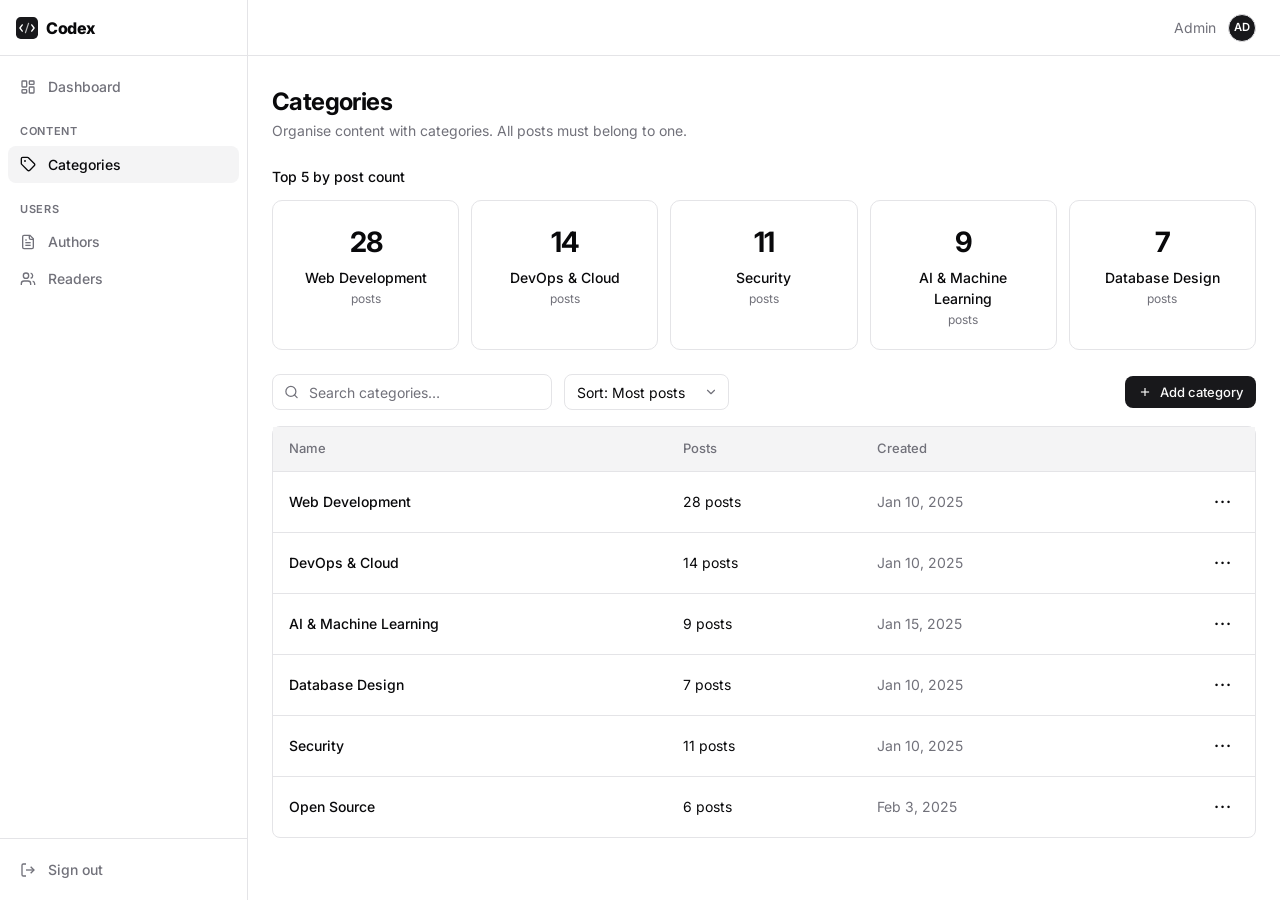
<file: design/admin-categories.html>
<!DOCTYPE html>
<html lang="en">

<head>
    <meta charset="UTF-8">
    <meta name="viewport" content="width=device-width, initial-scale=1.0">
    <title>Categories — Codex Admin</title>
    <link rel="stylesheet" href="./styles.css">
</head>

<body>
    <div class="admin-layout">

        <!-- ── Sidebar ────────────────────────────────────────────── -->
        <aside class="sidebar">
            <div class="sidebar-header">
                <a href="./admin-dashboard.html" class="nav-brand" style="font-size:1rem">
                    <svg width="22" height="22" viewBox="0 0 28 28" fill="none">
                        <rect width="28" height="28" rx="6" fill="hsl(240,5.9%,10%)" />
                        <path d="M8 10l-3 4 3 4" stroke="white" stroke-width="1.75" stroke-linecap="round"
                            stroke-linejoin="round" />
                        <path d="M20 10l3 4-3 4" stroke="white" stroke-width="1.75" stroke-linecap="round"
                            stroke-linejoin="round" />
                        <path d="M16 8l-4 12" stroke="white" stroke-width="1.5" stroke-linecap="round" opacity=".7" />
                    </svg>
                    Codex
                </a>
            </div>
            <nav class="sidebar-nav">
                <a href="./admin-dashboard.html" class="sidebar-item">
                    <svg width="16" height="16" viewBox="0 0 24 24" fill="none" stroke="currentColor" stroke-width="2">
                        <rect width="7" height="9" x="3" y="3" rx="1" />
                        <rect width="7" height="5" x="14" y="3" rx="1" />
                        <rect width="7" height="9" x="14" y="12" rx="1" />
                        <rect width="7" height="5" x="3" y="16" rx="1" />
                    </svg>
                    Dashboard
                </a>
                <div class="sidebar-section">
                    <div class="sidebar-section-label">Content</div>
                    <a href="./admin-categories.html" class="sidebar-item active">
                        <svg width="16" height="16" viewBox="0 0 24 24" fill="none" stroke="currentColor"
                            stroke-width="2">
                            <path
                                d="M12.586 2.586A2 2 0 0 0 11.172 2H4a2 2 0 0 0-2 2v7.172a2 2 0 0 0 .586 1.414l8.704 8.704a2.426 2.426 0 0 0 3.42 0l6.58-6.58a2.426 2.426 0 0 0 0-3.42z" />
                            <circle cx="7.5" cy="7.5" r=".5" fill="currentColor" />
                        </svg>
                        Categories
                    </a>
                </div>
                <div class="sidebar-section">
                    <div class="sidebar-section-label">Users</div>
                    <a href="./admin-authors.html" class="sidebar-item">
                        <svg width="16" height="16" viewBox="0 0 24 24" fill="none" stroke="currentColor"
                            stroke-width="2">
                            <path d="M15 2H6a2 2 0 0 0-2 2v16a2 2 0 0 0 2 2h12a2 2 0 0 0 2-2V7Z" />
                            <path d="M14 2v4a2 2 0 0 0 2 2h4" />
                            <path d="M10 9H8" />
                            <path d="M16 13H8" />
                            <path d="M16 17H8" />
                        </svg>
                        Authors
                    </a>
                    <a href="./admin-readers.html" class="sidebar-item">
                        <svg width="16" height="16" viewBox="0 0 24 24" fill="none" stroke="currentColor"
                            stroke-width="2">
                            <path d="M16 21v-2a4 4 0 0 0-4-4H6a4 4 0 0 0-4 4v2" />
                            <circle cx="9" cy="7" r="4" />
                            <path d="M22 21v-2a4 4 0 0 0-3-3.87" />
                            <path d="M16 3.13a4 4 0 0 1 0 7.75" />
                        </svg>
                        Readers
                    </a>
                </div>
            </nav>
            <div class="sidebar-footer">
                <a href="./admin-login.html" class="sidebar-item" style="color:var(--muted-foreground)">
                    <svg width="16" height="16" viewBox="0 0 24 24" fill="none" stroke="currentColor" stroke-width="2">
                        <path d="M9 21H5a2 2 0 0 1-2-2V5a2 2 0 0 1 2-2h4" />
                        <polyline points="16 17 21 12 16 7" />
                        <line x1="21" y1="12" x2="9" y2="12" />
                    </svg>
                    Sign out
                </a>
            </div>
        </aside>

        <!-- ── Main ──────────────────────────────────────────────── -->
        <div class="admin-main">

            <div class="admin-topbar">
                <div class="flex items-center gap-3" style="margin-left:auto">
                    <span class="text-sm text-muted">Admin</span>
                    <div class="avatar avatar-sm" style="background:hsl(240,5.9%,10%);color:white;font-size:0.7rem">AD
                    </div>
                </div>
            </div>

            <div class="admin-content">

                <div class="page-header">
                    <div class="page-header-left">
                        <h1 class="page-title">Categories</h1>
                        <p class="page-desc">Organise content with categories. All posts must belong to one.</p>
                    </div>
                </div>

                <!-- Top 5 categories -->
                <div style="margin-bottom:1.5rem">
                    <p class="page-desc" style="margin-bottom:0.75rem;font-weight:500;color:var(--foreground)">Top 5 by
                        post count</p>
                    <div style="display:grid;grid-template-columns:repeat(5,1fr);gap:0.75rem">
                        <div class="card" style="padding:1.25rem;text-align:center">
                            <div style="font-size:1.75rem;font-weight:700;letter-spacing:-0.04em">28</div>
                            <div class="text-sm font-medium" style="margin-top:0.25rem">Web Development</div>
                            <div class="text-xs text-muted" style="margin-top:0.125rem">posts</div>
                        </div>
                        <div class="card" style="padding:1.25rem;text-align:center">
                            <div style="font-size:1.75rem;font-weight:700;letter-spacing:-0.04em">14</div>
                            <div class="text-sm font-medium" style="margin-top:0.25rem">DevOps &amp; Cloud</div>
                            <div class="text-xs text-muted" style="margin-top:0.125rem">posts</div>
                        </div>
                        <div class="card" style="padding:1.25rem;text-align:center">
                            <div style="font-size:1.75rem;font-weight:700;letter-spacing:-0.04em">11</div>
                            <div class="text-sm font-medium" style="margin-top:0.25rem">Security</div>
                            <div class="text-xs text-muted" style="margin-top:0.125rem">posts</div>
                        </div>
                        <div class="card" style="padding:1.25rem;text-align:center">
                            <div style="font-size:1.75rem;font-weight:700;letter-spacing:-0.04em">9</div>
                            <div class="text-sm font-medium" style="margin-top:0.25rem">AI &amp; Machine Learning</div>
                            <div class="text-xs text-muted" style="margin-top:0.125rem">posts</div>
                        </div>
                        <div class="card" style="padding:1.25rem;text-align:center">
                            <div style="font-size:1.75rem;font-weight:700;letter-spacing:-0.04em">7</div>
                            <div class="text-sm font-medium" style="margin-top:0.25rem">Database Design</div>
                            <div class="text-xs text-muted" style="margin-top:0.125rem">posts</div>
                        </div>
                    </div>
                </div>

                <!-- Toolbar -->
                <div class="toolbar">
                    <div class="toolbar-left">
                        <div class="search-wrap" style="max-width:280px;flex:1">
                            <svg width="15" height="15" viewBox="0 0 24 24" fill="none" stroke="currentColor"
                                stroke-width="2" stroke-linecap="round" stroke-linejoin="round">
                                <circle cx="11" cy="11" r="8" />
                                <path d="m21 21-4.35-4.35" />
                            </svg>
                            <input class="input" type="search" placeholder="Search categories…" style="height:2.25rem"
                                id="catSearch" oninput="filterTable()">
                        </div>
                        <select class="select" style="width:165px;height:2.25rem">
                            <option>Sort: Most posts</option>
                            <option>Sort: Fewest posts</option>
                            <option>Sort: Name A → Z</option>
                            <option>Sort: Newest</option>
                        </select>
                    </div>
                    <div class="toolbar-right">
                        <button class="btn btn-default btn-sm" onclick="openDialog('addDialog')">
                            <svg width="14" height="14" viewBox="0 0 24 24" fill="none" stroke="currentColor"
                                stroke-width="2">
                                <path d="M5 12h14" />
                                <path d="M12 5v14" />
                            </svg>
                            Add category
                        </button>
                    </div>
                </div>

                <!-- Table -->
                <div class="table-container" style="overflow:visible">
                    <table class="table" id="catTable">
                        <thead>
                            <tr>
                                <th>Name</th>
                                <th>Posts</th>
                                <th>Created</th>
                                <th></th>
                            </tr>
                        </thead>
                        <tbody id="catBody">
                            <tr data-name="Web Development">
                                <td><span class="font-medium">Web Development</span></td>
                                <td class="text-sm">28 posts</td>
                                <td class="text-sm text-muted">Jan 10, 2025</td>
                                <td style="text-align:right">
                                    <div class="dropdown" style="display:inline-block">
                                        <button class="btn btn-ghost btn-sm btn-icon" onclick="toggleDropdown(this)"
                                            style="font-size:1.1rem;letter-spacing:.05em">···</button>
                                        <div class="dropdown-content">
                                            <button class="dropdown-item"
                                                onclick="openEditDialog('Web Development')"><svg width="13" height="13"
                                                    viewBox="0 0 24 24" fill="none" stroke="currentColor"
                                                    stroke-width="2">
                                                    <path d="M17 3a2.85 2.83 0 1 1 4 4L7.5 20.5 2 22l1.5-5.5Z" />
                                                </svg> Edit</button>
                                            <div class="dropdown-sep"></div>
                                            <button class="dropdown-item destructive"
                                                onclick="openDeleteDialog('Web Development', this)"><svg width="13"
                                                    height="13" viewBox="0 0 24 24" fill="none" stroke="currentColor"
                                                    stroke-width="2">
                                                    <path d="M3 6h18" />
                                                    <path d="M19 6v14c0 1-1 2-2 2H7c-1 0-2-1-2-2V6" />
                                                    <path d="M8 6V4c0-1 1-2 2-2h4c1 0 2 1 2 2v2" />
                                                </svg> Delete</button>
                                        </div>
                                    </div>
                                </td>
                            </tr>
                            <tr data-name="DevOps & Cloud">
                                <td><span class="font-medium">DevOps &amp; Cloud</span></td>
                                <td class="text-sm">14 posts</td>
                                <td class="text-sm text-muted">Jan 10, 2025</td>
                                <td style="text-align:right">
                                    <div class="dropdown" style="display:inline-block">
                                        <button class="btn btn-ghost btn-sm btn-icon" onclick="toggleDropdown(this)"
                                            style="font-size:1.1rem;letter-spacing:.05em">···</button>
                                        <div class="dropdown-content">
                                            <button class="dropdown-item"
                                                onclick="openEditDialog('DevOps & Cloud')"><svg width="13" height="13"
                                                    viewBox="0 0 24 24" fill="none" stroke="currentColor"
                                                    stroke-width="2">
                                                    <path d="M17 3a2.85 2.83 0 1 1 4 4L7.5 20.5 2 22l1.5-5.5Z" />
                                                </svg> Edit</button>
                                            <div class="dropdown-sep"></div>
                                            <button class="dropdown-item destructive"
                                                onclick="openDeleteDialog('DevOps & Cloud', this)"><svg width="13"
                                                    height="13" viewBox="0 0 24 24" fill="none" stroke="currentColor"
                                                    stroke-width="2">
                                                    <path d="M3 6h18" />
                                                    <path d="M19 6v14c0 1-1 2-2 2H7c-1 0-2-1-2-2V6" />
                                                    <path d="M8 6V4c0-1 1-2 2-2h4c1 0 2 1 2 2v2" />
                                                </svg> Delete</button>
                                        </div>
                                    </div>
                                </td>
                            </tr>
                            <tr data-name="AI & Machine Learning">
                                <td><span class="font-medium">AI &amp; Machine Learning</span></td>
                                <td class="text-sm">9 posts</td>
                                <td class="text-sm text-muted">Jan 15, 2025</td>
                                <td style="text-align:right">
                                    <div class="dropdown" style="display:inline-block">
                                        <button class="btn btn-ghost btn-sm btn-icon" onclick="toggleDropdown(this)"
                                            style="font-size:1.1rem;letter-spacing:.05em">···</button>
                                        <div class="dropdown-content">
                                            <button class="dropdown-item"
                                                onclick="openEditDialog('AI & Machine Learning')"><svg width="13"
                                                    height="13" viewBox="0 0 24 24" fill="none" stroke="currentColor"
                                                    stroke-width="2">
                                                    <path d="M17 3a2.85 2.83 0 1 1 4 4L7.5 20.5 2 22l1.5-5.5Z" />
                                                </svg> Edit</button>
                                            <div class="dropdown-sep"></div>
                                            <button class="dropdown-item destructive"
                                                onclick="openDeleteDialog('AI & Machine Learning', this)"><svg
                                                    width="13" height="13" viewBox="0 0 24 24" fill="none"
                                                    stroke="currentColor" stroke-width="2">
                                                    <path d="M3 6h18" />
                                                    <path d="M19 6v14c0 1-1 2-2 2H7c-1 0-2-1-2-2V6" />
                                                    <path d="M8 6V4c0-1 1-2 2-2h4c1 0 2 1 2 2v2" />
                                                </svg> Delete</button>
                                        </div>
                                    </div>
                                </td>
                            </tr>
                            <tr data-name="Database Design">
                                <td><span class="font-medium">Database Design</span></td>
                                <td class="text-sm">7 posts</td>
                                <td class="text-sm text-muted">Jan 10, 2025</td>
                                <td style="text-align:right">
                                    <div class="dropdown" style="display:inline-block">
                                        <button class="btn btn-ghost btn-sm btn-icon" onclick="toggleDropdown(this)"
                                            style="font-size:1.1rem;letter-spacing:.05em">···</button>
                                        <div class="dropdown-content">
                                            <button class="dropdown-item"
                                                onclick="openEditDialog('Database Design')"><svg width="13" height="13"
                                                    viewBox="0 0 24 24" fill="none" stroke="currentColor"
                                                    stroke-width="2">
                                                    <path d="M17 3a2.85 2.83 0 1 1 4 4L7.5 20.5 2 22l1.5-5.5Z" />
                                                </svg> Edit</button>
                                            <div class="dropdown-sep"></div>
                                            <button class="dropdown-item destructive"
                                                onclick="openDeleteDialog('Database Design', this)"><svg width="13"
                                                    height="13" viewBox="0 0 24 24" fill="none" stroke="currentColor"
                                                    stroke-width="2">
                                                    <path d="M3 6h18" />
                                                    <path d="M19 6v14c0 1-1 2-2 2H7c-1 0-2-1-2-2V6" />
                                                    <path d="M8 6V4c0-1 1-2 2-2h4c1 0 2 1 2 2v2" />
                                                </svg> Delete</button>
                                        </div>
                                    </div>
                                </td>
                            </tr>
                            <tr data-name="Security">
                                <td><span class="font-medium">Security</span></td>
                                <td class="text-sm">11 posts</td>
                                <td class="text-sm text-muted">Jan 10, 2025</td>
                                <td style="text-align:right">
                                    <div class="dropdown" style="display:inline-block">
                                        <button class="btn btn-ghost btn-sm btn-icon" onclick="toggleDropdown(this)"
                                            style="font-size:1.1rem;letter-spacing:.05em">···</button>
                                        <div class="dropdown-content">
                                            <button class="dropdown-item" onclick="openEditDialog('Security')"><svg
                                                    width="13" height="13" viewBox="0 0 24 24" fill="none"
                                                    stroke="currentColor" stroke-width="2">
                                                    <path d="M17 3a2.85 2.83 0 1 1 4 4L7.5 20.5 2 22l1.5-5.5Z" />
                                                </svg> Edit</button>
                                            <div class="dropdown-sep"></div>
                                            <button class="dropdown-item destructive"
                                                onclick="openDeleteDialog('Security', this)"><svg width="13" height="13"
                                                    viewBox="0 0 24 24" fill="none" stroke="currentColor"
                                                    stroke-width="2">
                                                    <path d="M3 6h18" />
                                                    <path d="M19 6v14c0 1-1 2-2 2H7c-1 0-2-1-2-2V6" />
                                                    <path d="M8 6V4c0-1 1-2 2-2h4c1 0 2 1 2 2v2" />
                                                </svg> Delete</button>
                                        </div>
                                    </div>
                                </td>
                            </tr>
                            <tr data-name="Open Source">
                                <td><span class="font-medium">Open Source</span></td>
                                <td class="text-sm">6 posts</td>
                                <td class="text-sm text-muted">Feb 3, 2025</td>
                                <td style="text-align:right">
                                    <div class="dropdown" style="display:inline-block">
                                        <button class="btn btn-ghost btn-sm btn-icon" onclick="toggleDropdown(this)"
                                            style="font-size:1.1rem;letter-spacing:.05em">···</button>
                                        <div class="dropdown-content">
                                            <button class="dropdown-item" onclick="openEditDialog('Open Source')"><svg
                                                    width="13" height="13" viewBox="0 0 24 24" fill="none"
                                                    stroke="currentColor" stroke-width="2">
                                                    <path d="M17 3a2.85 2.83 0 1 1 4 4L7.5 20.5 2 22l1.5-5.5Z" />
                                                </svg> Edit</button>
                                            <div class="dropdown-sep"></div>
                                            <button class="dropdown-item destructive"
                                                onclick="openDeleteDialog('Open Source', this)"><svg width="13"
                                                    height="13" viewBox="0 0 24 24" fill="none" stroke="currentColor"
                                                    stroke-width="2">
                                                    <path d="M3 6h18" />
                                                    <path d="M19 6v14c0 1-1 2-2 2H7c-1 0-2-1-2-2V6" />
                                                    <path d="M8 6V4c0-1 1-2 2-2h4c1 0 2 1 2 2v2" />
                                                </svg> Delete</button>
                                        </div>
                                    </div>
                                </td>
                            </tr>
                        </tbody>
                    </table>
                </div>

            </div>
        </div>
    </div><!-- /admin-layout -->

    <!-- ── Add Category dialog ────────────────────────────────── -->
    <div class="dialog-overlay" id="addDialog">
        <div class="dialog">
            <div class="dialog-header">
                <div>
                    <h2 class="dialog-title">Add category</h2>
                    <p class="dialog-description">Create a new category for posts.</p>
                </div>
                <button class="dialog-close" onclick="closeDialog('addDialog')">
                    <svg width="16" height="16" viewBox="0 0 24 24" fill="none" stroke="currentColor" stroke-width="2">
                        <path d="M18 6 6 18" />
                        <path d="m6 6 12 12" />
                    </svg>
                </button>
            </div>
            <div class="dialog-body">
                <div class="form-group">
                    <label class="label" for="newCatName">Category name <span
                            style="color:var(--destructive)">*</span></label>
                    <input class="input" type="text" id="newCatName" placeholder="e.g. Mobile Development" autofocus>
                    <span class="form-description">Use a clear, descriptive name that authors will understand.</span>
                </div>
            </div>
            <div class="dialog-footer">
                <button class="btn btn-outline btn-sm" onclick="closeDialog('addDialog')">Cancel</button>
                <button class="btn btn-default btn-sm" onclick="addCategory()">Create category</button>
            </div>
        </div>
    </div>

    <!-- ── Edit Category dialog ───────────────────────────────── -->
    <div class="dialog-overlay" id="editDialog">
        <div class="dialog">
            <div class="dialog-header">
                <div>
                    <h2 class="dialog-title">Edit category</h2>
                    <p class="dialog-description">Update the category name.</p>
                </div>
                <button class="dialog-close" onclick="closeDialog('editDialog')">
                    <svg width="16" height="16" viewBox="0 0 24 24" fill="none" stroke="currentColor" stroke-width="2">
                        <path d="M18 6 6 18" />
                        <path d="m6 6 12 12" />
                    </svg>
                </button>
            </div>
            <div class="dialog-body">
                <div class="form-group">
                    <label class="label" for="editCatName">Category name <span
                            style="color:var(--destructive)">*</span></label>
                    <input class="input" type="text" id="editCatName">
                </div>
            </div>
            <div class="dialog-footer">
                <button class="btn btn-outline btn-sm" onclick="closeDialog('editDialog')">Cancel</button>
                <button class="btn btn-default btn-sm" onclick="saveEdit()">Save changes</button>
            </div>
        </div>
    </div>

    <!-- ── Delete confirmation dialog ────────────────────────── -->
    <div class="dialog-overlay" id="deleteDialog">
        <div class="dialog" style="max-width:420px">
            <div class="dialog-header">
                <div>
                    <h2 class="dialog-title">Delete category?</h2>
                    <p class="dialog-description" id="deleteDesc">This cannot be undone.</p>
                </div>
                <button class="dialog-close" onclick="closeDialog('deleteDialog')">
                    <svg width="16" height="16" viewBox="0 0 24 24" fill="none" stroke="currentColor" stroke-width="2">
                        <path d="M18 6 6 18" />
                        <path d="m6 6 12 12" />
                    </svg>
                </button>
            </div>
            <div class="dialog-body">
                <div class="alert alert-destructive">
                    <svg width="16" height="16" viewBox="0 0 24 24" fill="none" stroke="currentColor" stroke-width="2">
                        <circle cx="12" cy="12" r="10" />
                        <line x1="12" y1="8" x2="12" y2="12" />
                        <line x1="12" y1="16" x2="12.01" y2="16" />
                    </svg>
                    <span>Posts assigned to this category will be left without a category. Consider reassigning them
                        first.</span>
                </div>
            </div>
            <div class="dialog-footer">
                <button class="btn btn-outline btn-sm" onclick="closeDialog('deleteDialog')">Cancel</button>
                <button class="btn btn-destructive btn-sm" onclick="deleteCategory()">Delete</button>
            </div>
        </div>
    </div>

    <div id="toast-container"></div>

    <script>
        let pendingDeleteRow = null;
        let editingRow = null;

        function openDialog(id) { document.getElementById(id).classList.add('open'); }
        function closeDialog(id) { document.getElementById(id).classList.remove('open'); }

        function toggleDropdown(elOrId) {
            const el = typeof elOrId === 'string' ? document.getElementById(elOrId) : elOrId.closest('.dropdown');
            const isOpen = el.classList.contains('open');
            document.querySelectorAll('.dropdown.open').forEach(d => d.classList.remove('open'));
            if (!isOpen) el.classList.add('open');
        }
        document.addEventListener('click', e => {
            if (!e.target.closest('.dropdown')) document.querySelectorAll('.dropdown.open').forEach(d => d.classList.remove('open'));
        });

        function openEditDialog(name) {
            document.getElementById('editCatName').value = name;
            editingRow = [...document.querySelectorAll('#catBody tr')].find(r => r.dataset.name === name);
            openDialog('editDialog');
        }

        function openDeleteDialog(name, btn) {
            pendingDeleteRow = btn.closest('tr');
            document.getElementById('deleteDesc').textContent = `"${name}" will be permanently deleted.`;
            openDialog('deleteDialog');
        }

        function addCategory() {
            const name = document.getElementById('newCatName').value.trim();
            if (!name) { showToast('Please enter a category name.', 'destructive'); return; }
            const tbody = document.getElementById('catBody');
            const tr = document.createElement('tr');
            const colors = ['hsl(180,60%,50%)', 'hsl(260,60%,60%)', 'hsl(20,80%,55%)'];
            const color = colors[Math.floor(Math.random() * colors.length)];
            tr.dataset.name = name;
            tr.innerHTML = `
      <td><span class="font-medium">${name}</span></td>
      <td class="text-sm">0 posts</td>
      <td class="text-sm text-muted">Just now</td>
      <td style="text-align:right"><div class="dropdown" style="display:inline-block">
        <button class="btn btn-ghost btn-sm btn-icon" onclick="toggleDropdown(this)" style="font-size:1.1rem;letter-spacing:.05em">···</button>
        <div class="dropdown-content">
          <button class="dropdown-item" onclick="openEditDialog('${name}')">Edit</button>
          <div class="dropdown-sep"></div>
          <button class="dropdown-item destructive" onclick="openDeleteDialog('${name}', this)">Delete</button>
        </div>
      </div></td>`;
            tbody.appendChild(tr);
            closeDialog('addDialog');
            document.getElementById('newCatName').value = '';
            showToast(`Category "${name}" created.`, 'success');
        }

        function saveEdit() {
            const newName = document.getElementById('editCatName').value.trim();
            if (!newName) { showToast('Name cannot be empty.', 'destructive'); return; }
            if (editingRow) {
                editingRow.querySelector('.font-medium').textContent = newName;
                editingRow.dataset.name = newName;
            }
            closeDialog('editDialog');
            showToast('Category updated.', 'success');
        }

        function deleteCategory() {
            if (pendingDeleteRow) pendingDeleteRow.remove();
            closeDialog('deleteDialog');
            showToast('Category deleted.', 'destructive');
            pendingDeleteRow = null;
        }

        function filterTable() {
            const q = document.getElementById('catSearch').value.toLowerCase();
            document.querySelectorAll('#catBody tr').forEach(r => {
                r.style.display = r.dataset.name.toLowerCase().includes(q) ? '' : 'none';
            });
        }

        function showToast(msg, type) {
            const c = document.getElementById('toast-container');
            const t = document.createElement('div');
            t.className = 'toast' + (type ? ' toast-' + type : '');
            t.innerHTML = `<svg width="16" height="16" viewBox="0 0 24 24" fill="none" stroke="currentColor" stroke-width="2"><polyline points="20 6 9 17 4 12"/></svg>${msg}`;
            c.appendChild(t);
            setTimeout(() => t.remove(), 3500);
        }

        // Focus input when dialog opens
        document.getElementById('addDialog').addEventListener('transitionend', () => {
            if (document.getElementById('addDialog').classList.contains('open')) document.getElementById('newCatName').focus();
        });
    </script>
</body>

</html>
</file>
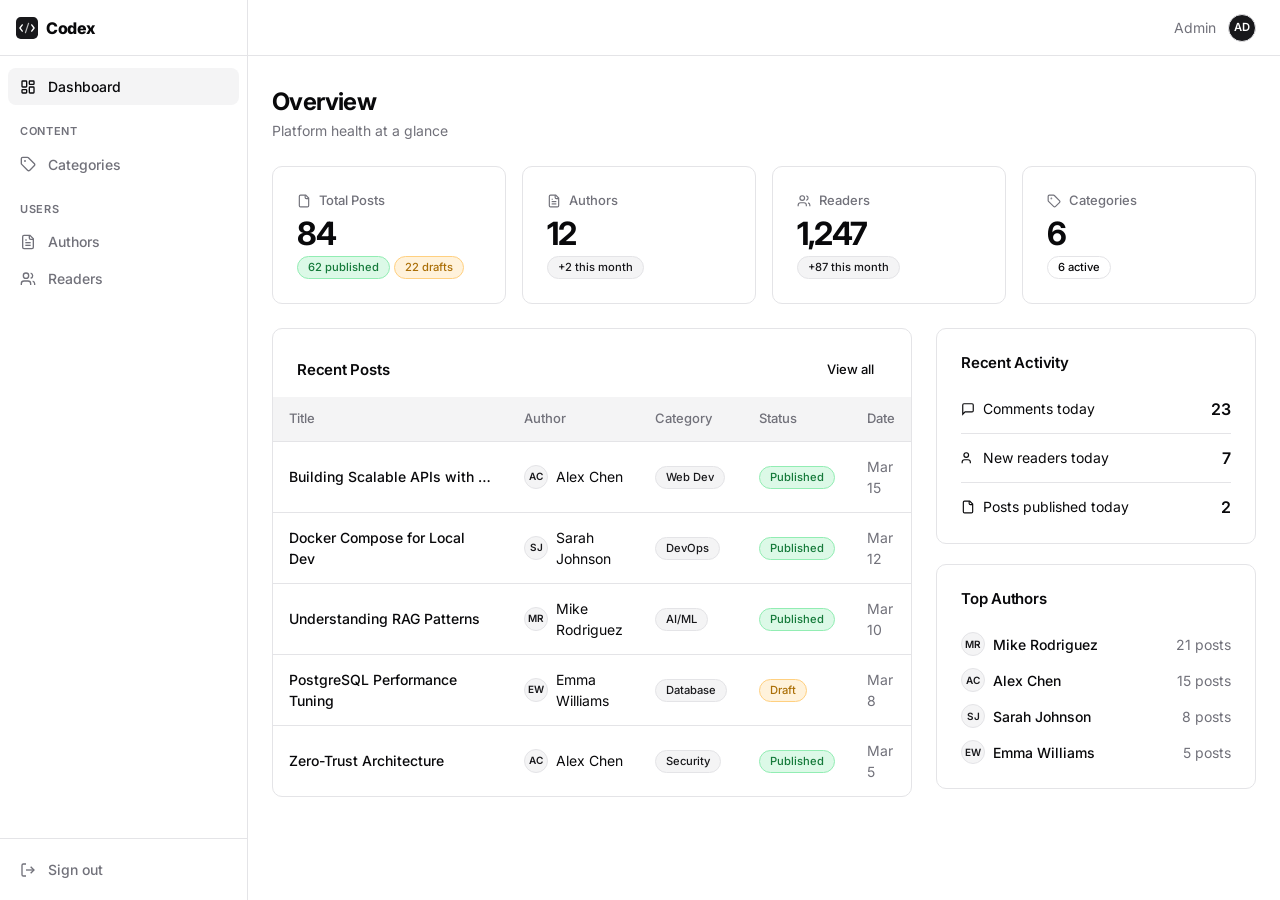
<file: design/admin-dashboard.html>
<!DOCTYPE html>
<html lang="en">

<head>
    <meta charset="UTF-8">
    <meta name="viewport" content="width=device-width, initial-scale=1.0">
    <title>Dashboard — Codex Admin</title>
    <link rel="stylesheet" href="./styles.css">
</head>

<body>
    <div class="admin-layout">

        <!-- ── Sidebar ────────────────────────────────────────────── -->
        <aside class="sidebar">
            <div class="sidebar-header">
                <a href="./admin-dashboard.html" class="nav-brand" style="font-size:1rem">
                    <svg width="22" height="22" viewBox="0 0 28 28" fill="none">
                        <rect width="28" height="28" rx="6" fill="hsl(240,5.9%,10%)" />
                        <path d="M8 10l-3 4 3 4" stroke="white" stroke-width="1.75" stroke-linecap="round"
                            stroke-linejoin="round" />
                        <path d="M20 10l3 4-3 4" stroke="white" stroke-width="1.75" stroke-linecap="round"
                            stroke-linejoin="round" />
                        <path d="M16 8l-4 12" stroke="white" stroke-width="1.5" stroke-linecap="round" opacity=".7" />
                    </svg>
                    Codex
                </a>
            </div>
            <nav class="sidebar-nav">
                <a href="./admin-dashboard.html" class="sidebar-item active">
                    <svg width="16" height="16" viewBox="0 0 24 24" fill="none" stroke="currentColor" stroke-width="2">
                        <rect width="7" height="9" x="3" y="3" rx="1" />
                        <rect width="7" height="5" x="14" y="3" rx="1" />
                        <rect width="7" height="9" x="14" y="12" rx="1" />
                        <rect width="7" height="5" x="3" y="16" rx="1" />
                    </svg>
                    Dashboard
                </a>
                <div class="sidebar-section">
                    <div class="sidebar-section-label">Content</div>
                    <a href="./admin-categories.html" class="sidebar-item">
                        <svg width="16" height="16" viewBox="0 0 24 24" fill="none" stroke="currentColor"
                            stroke-width="2">
                            <path
                                d="M12.586 2.586A2 2 0 0 0 11.172 2H4a2 2 0 0 0-2 2v7.172a2 2 0 0 0 .586 1.414l8.704 8.704a2.426 2.426 0 0 0 3.42 0l6.58-6.58a2.426 2.426 0 0 0 0-3.42z" />
                            <circle cx="7.5" cy="7.5" r=".5" fill="currentColor" />
                        </svg>
                        Categories
                    </a>
                </div>
                <div class="sidebar-section">
                    <div class="sidebar-section-label">Users</div>
                    <a href="./admin-authors.html" class="sidebar-item">
                        <svg width="16" height="16" viewBox="0 0 24 24" fill="none" stroke="currentColor"
                            stroke-width="2">
                            <path d="M15 2H6a2 2 0 0 0-2 2v16a2 2 0 0 0 2 2h12a2 2 0 0 0 2-2V7Z" />
                            <path d="M14 2v4a2 2 0 0 0 2 2h4" />
                            <path d="M10 9H8" />
                            <path d="M16 13H8" />
                            <path d="M16 17H8" />
                        </svg>
                        Authors
                    </a>
                    <a href="./admin-readers.html" class="sidebar-item">
                        <svg width="16" height="16" viewBox="0 0 24 24" fill="none" stroke="currentColor"
                            stroke-width="2">
                            <path d="M16 21v-2a4 4 0 0 0-4-4H6a4 4 0 0 0-4 4v2" />
                            <circle cx="9" cy="7" r="4" />
                            <path d="M22 21v-2a4 4 0 0 0-3-3.87" />
                            <path d="M16 3.13a4 4 0 0 1 0 7.75" />
                        </svg>
                        Readers
                    </a>
                </div>
            </nav>
            <div class="sidebar-footer">
                <a href="./admin-login.html" class="sidebar-item" style="color:var(--muted-foreground)">
                    <svg width="16" height="16" viewBox="0 0 24 24" fill="none" stroke="currentColor" stroke-width="2">
                        <path d="M9 21H5a2 2 0 0 1-2-2V5a2 2 0 0 1 2-2h4" />
                        <polyline points="16 17 21 12 16 7" />
                        <line x1="21" y1="12" x2="9" y2="12" />
                    </svg>
                    Sign out
                </a>
            </div>
        </aside>

        <!-- ── Main ──────────────────────────────────────────────── -->
        <div class="admin-main">

            <!-- Top bar -->
            <div class="admin-topbar">
                <div class="flex items-center gap-3" style="margin-left:auto">
                    <span class="text-sm text-muted">Admin</span>
                    <div class="avatar avatar-sm" style="background:hsl(240,5.9%,10%);color:white;font-size:0.7rem">AD
                    </div>
                </div>
            </div>

            <!-- Content -->
            <div class="admin-content">

                <div class="page-header">
                    <div class="page-header-left">
                        <h1 class="page-title">Overview</h1>
                        <p class="page-desc">Platform health at a glance</p>
                    </div>
                </div>

                <!-- Stats -->
                <div class="stats-grid">
                    <div class="card stat-card">
                        <div class="stat-label">
                            <svg width="14" height="14" viewBox="0 0 24 24" fill="none" stroke="currentColor"
                                stroke-width="2">
                                <path d="M15 2H6a2 2 0 0 0-2 2v16a2 2 0 0 0 2 2h12a2 2 0 0 0 2-2V7Z" />
                                <path d="M14 2v4a2 2 0 0 0 2 2h4" />
                            </svg>
                            Total Posts
                        </div>
                        <div class="stat-value">84</div>
                        <div class="stat-sub" style="gap:0.5rem;flex-wrap:wrap">
                            <span class="badge badge-success" style="font-size:0.7rem">62 published</span>
                            <span class="badge badge-warning" style="font-size:0.7rem">22 drafts</span>
                        </div>
                    </div>
                    <div class="card stat-card">
                        <div class="stat-label">
                            <svg width="14" height="14" viewBox="0 0 24 24" fill="none" stroke="currentColor"
                                stroke-width="2">
                                <path d="M15 2H6a2 2 0 0 0-2 2v16a2 2 0 0 0 2 2h12a2 2 0 0 0 2-2V7Z" />
                                <path d="M14 2v4a2 2 0 0 0 2 2h4" />
                                <path d="M10 9H8" />
                                <path d="M16 13H8" />
                                <path d="M16 17H8" />
                            </svg>
                            Authors
                        </div>
                        <div class="stat-value">12</div>
                        <div class="stat-sub">
                            <span class="badge badge-secondary" style="font-size:0.7rem">+2 this month</span>
                        </div>
                    </div>
                    <div class="card stat-card">
                        <div class="stat-label">
                            <svg width="14" height="14" viewBox="0 0 24 24" fill="none" stroke="currentColor"
                                stroke-width="2">
                                <path d="M16 21v-2a4 4 0 0 0-4-4H6a4 4 0 0 0-4 4v2" />
                                <circle cx="9" cy="7" r="4" />
                                <path d="M22 21v-2a4 4 0 0 0-3-3.87" />
                                <path d="M16 3.13a4 4 0 0 1 0 7.75" />
                            </svg>
                            Readers
                        </div>
                        <div class="stat-value">1,247</div>
                        <div class="stat-sub">
                            <span class="badge badge-secondary" style="font-size:0.7rem">+87 this month</span>
                        </div>
                    </div>
                    <div class="card stat-card">
                        <div class="stat-label">
                            <svg width="14" height="14" viewBox="0 0 24 24" fill="none" stroke="currentColor"
                                stroke-width="2">
                                <path
                                    d="M12.586 2.586A2 2 0 0 0 11.172 2H4a2 2 0 0 0-2 2v7.172a2 2 0 0 0 .586 1.414l8.704 8.704a2.426 2.426 0 0 0 3.42 0l6.58-6.58a2.426 2.426 0 0 0 0-3.42z" />
                                <circle cx="7.5" cy="7.5" r=".5" fill="currentColor" />
                            </svg>
                            Categories
                        </div>
                        <div class="stat-value">6</div>
                        <div class="stat-sub">
                            <span class="badge badge-outline" style="font-size:0.7rem">6 active</span>
                        </div>
                    </div>
                </div>

                <!-- Two column layout -->
                <div style="display:grid;grid-template-columns:1fr 320px;gap:1.5rem;align-items:stretch">

                    <!-- Recent posts table -->
                    <div class="card" style="display:flex;flex-direction:column">
                        <div class="card-header" style="padding-bottom:0.75rem">
                            <div class="flex items-center justify-between w-full">
                                <h3 class="card-title" style="font-size:0.9375rem">Recent Posts</h3>
                                <a href="./admin-authors.html" class="btn btn-ghost btn-sm"
                                    style="font-size:0.8125rem">View all</a>
                            </div>
                        </div>
                        <div style="flex:1;overflow-x:auto">
                            <table class="table" style="border-radius:0;border:none">
                                <thead>
                                    <tr>
                                        <th style="width:38%">Title</th>
                                        <th>Author</th>
                                        <th>Category</th>
                                        <th>Status</th>
                                        <th>Date</th>
                                    </tr>
                                </thead>
                                <tbody>
                                    <tr>
                                        <td class="font-medium truncate" style="max-width:200px">Building Scalable APIs
                                            with .NET 8</td>
                                        <td>
                                            <div class="flex items-center gap-2">
                                                <div class="avatar avatar-xs">AC</div>
                                                <span class="text-sm">Alex Chen</span>
                                            </div>
                                        </td>
                                        <td><span class="badge badge-secondary" style="font-size:0.7rem">Web Dev</span>
                                        </td>
                                        <td><span class="badge badge-success" style="font-size:0.7rem">Published</span>
                                        </td>
                                        <td class="text-sm text-muted">Mar 15</td>
                                    </tr>
                                    <tr>
                                        <td class="font-medium">Docker Compose for Local Dev</td>
                                        <td>
                                            <div class="flex items-center gap-2">
                                                <div class="avatar avatar-xs">SJ</div>
                                                <span class="text-sm">Sarah Johnson</span>
                                            </div>
                                        </td>
                                        <td><span class="badge badge-secondary" style="font-size:0.7rem">DevOps</span>
                                        </td>
                                        <td><span class="badge badge-success" style="font-size:0.7rem">Published</span>
                                        </td>
                                        <td class="text-sm text-muted">Mar 12</td>
                                    </tr>
                                    <tr>
                                        <td class="font-medium">Understanding RAG Patterns</td>
                                        <td>
                                            <div class="flex items-center gap-2">
                                                <div class="avatar avatar-xs">MR</div>
                                                <span class="text-sm">Mike Rodriguez</span>
                                            </div>
                                        </td>
                                        <td><span class="badge badge-secondary" style="font-size:0.7rem">AI/ML</span>
                                        </td>
                                        <td><span class="badge badge-success" style="font-size:0.7rem">Published</span>
                                        </td>
                                        <td class="text-sm text-muted">Mar 10</td>
                                    </tr>
                                    <tr>
                                        <td class="font-medium">PostgreSQL Performance Tuning</td>
                                        <td>
                                            <div class="flex items-center gap-2">
                                                <div class="avatar avatar-xs">EW</div>
                                                <span class="text-sm">Emma Williams</span>
                                            </div>
                                        </td>
                                        <td><span class="badge badge-secondary" style="font-size:0.7rem">Database</span>
                                        </td>
                                        <td><span class="badge badge-warning" style="font-size:0.7rem">Draft</span></td>
                                        <td class="text-sm text-muted">Mar 8</td>
                                    </tr>
                                    <tr>
                                        <td class="font-medium">Zero-Trust Architecture</td>
                                        <td>
                                            <div class="flex items-center gap-2">
                                                <div class="avatar avatar-xs">AC</div>
                                                <span class="text-sm">Alex Chen</span>
                                            </div>
                                        </td>
                                        <td><span class="badge badge-secondary" style="font-size:0.7rem">Security</span>
                                        </td>
                                        <td><span class="badge badge-success" style="font-size:0.7rem">Published</span>
                                        </td>
                                        <td class="text-sm text-muted">Mar 5</td>
                                    </tr>
                                </tbody>
                            </table>
                        </div>
                    </div>

                    <!-- Right column: Quick stats + top authors -->
                    <div style="display:flex;flex-direction:column;gap:1.25rem">

                        <!-- Comments summary -->
                        <div class="card">
                            <div class="card-header">
                                <h3 class="card-title" style="font-size:0.9375rem">Recent Activity</h3>
                            </div>
                            <div class="card-content" style="display:flex;flex-direction:column;gap:0.75rem">
                                <div class="flex items-center justify-between">
                                    <div class="flex items-center gap-2 text-sm">
                                        <svg width="14" height="14" viewBox="0 0 24 24" fill="none"
                                            stroke="currentColor" stroke-width="2">
                                            <path d="M21 15a2 2 0 0 1-2 2H7l-4 4V5a2 2 0 0 1 2-2h14a2 2 0 0 1 2 2z" />
                                        </svg>
                                        Comments today
                                    </div>
                                    <span class="font-semibold">23</span>
                                </div>
                                <div class="separator"></div>
                                <div class="flex items-center justify-between">
                                    <div class="flex items-center gap-2 text-sm">
                                        <svg width="14" height="14" viewBox="0 0 24 24" fill="none"
                                            stroke="currentColor" stroke-width="2">
                                            <path d="M16 21v-2a4 4 0 0 0-4-4H6a4 4 0 0 0-4 4v2" />
                                            <circle cx="9" cy="7" r="4" />
                                        </svg>
                                        New readers today
                                    </div>
                                    <span class="font-semibold">7</span>
                                </div>
                                <div class="separator"></div>
                                <div class="flex items-center justify-between">
                                    <div class="flex items-center gap-2 text-sm">
                                        <svg width="14" height="14" viewBox="0 0 24 24" fill="none"
                                            stroke="currentColor" stroke-width="2">
                                            <path d="M15 2H6a2 2 0 0 0-2 2v16a2 2 0 0 0 2 2h12a2 2 0 0 0 2-2V7Z" />
                                            <path d="M14 2v4a2 2 0 0 0 2 2h4" />
                                        </svg>
                                        Posts published today
                                    </div>
                                    <span class="font-semibold">2</span>
                                </div>
                            </div>
                        </div>

                        <!-- Top authors -->
                        <div class="card">
                            <div class="card-header">
                                <h3 class="card-title" style="font-size:0.9375rem">Top Authors</h3>
                            </div>
                            <div class="card-content" style="display:flex;flex-direction:column;gap:0.75rem">
                                <div class="flex items-center justify-between">
                                    <div class="flex items-center gap-2">
                                        <div class="avatar avatar-xs">MR</div>
                                        <span class="text-sm font-medium">Mike Rodriguez</span>
                                    </div>
                                    <span class="text-sm text-muted">21 posts</span>
                                </div>
                                <div class="flex items-center justify-between">
                                    <div class="flex items-center gap-2">
                                        <div class="avatar avatar-xs">AC</div>
                                        <span class="text-sm font-medium">Alex Chen</span>
                                    </div>
                                    <span class="text-sm text-muted">15 posts</span>
                                </div>
                                <div class="flex items-center justify-between">
                                    <div class="flex items-center gap-2">
                                        <div class="avatar avatar-xs">SJ</div>
                                        <span class="text-sm font-medium">Sarah Johnson</span>
                                    </div>
                                    <span class="text-sm text-muted">8 posts</span>
                                </div>
                                <div class="flex items-center justify-between">
                                    <div class="flex items-center gap-2">
                                        <div class="avatar avatar-xs">EW</div>
                                        <span class="text-sm font-medium">Emma Williams</span>
                                    </div>
                                    <span class="text-sm text-muted">5 posts</span>
                                </div>
                            </div>
                        </div>

                    </div>
                </div>

            </div>
        </div>
    </div><!-- /admin-layout -->

    <div id="toast-container"></div>
</body>

</html>
</file>
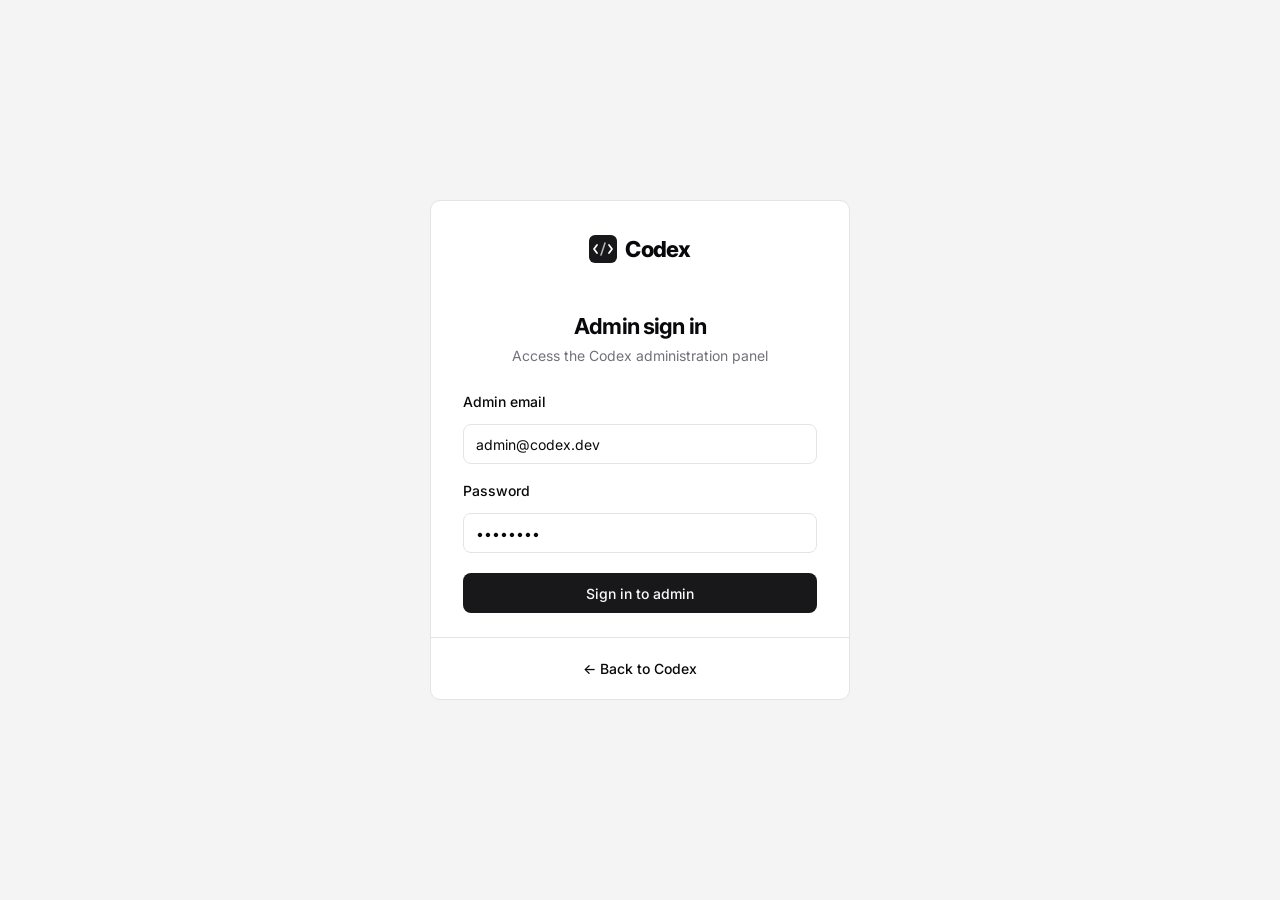
<file: design/admin-login.html>
<!DOCTYPE html>
<html lang="en">

<head>
    <meta charset="UTF-8">
    <meta name="viewport" content="width=device-width, initial-scale=1.0">
    <title>Admin — Codex</title>
    <link rel="stylesheet" href="./styles.css">
</head>

<body class="auth-bg">

    <div class="auth-card card">

        <!-- Header: logo + title -->
        <div class="auth-header">
            <a href="./index.html" class="auth-logo" style="justify-content:center">
                <svg width="28" height="28" viewBox="0 0 28 28" fill="none">
                    <rect width="28" height="28" rx="6" fill="hsl(240,5.9%,10%)" />
                    <path d="M8 10l-3 4 3 4" stroke="white" stroke-width="1.75" stroke-linecap="round"
                        stroke-linejoin="round" />
                    <path d="M20 10l3 4-3 4" stroke="white" stroke-width="1.75" stroke-linecap="round"
                        stroke-linejoin="round" />
                    <path d="M16 8l-4 12" stroke="white" stroke-width="1.5" stroke-linecap="round" opacity=".7" />
                </svg>
                Codex
            </a>
            <h1 class="auth-heading" style="margin-top:1.25rem">Admin sign in</h1>
            <p class="auth-sub">Access the Codex administration panel</p>
        </div>

        <!-- Form -->
        <div class="auth-body">
            <div class="form-group">
                <label class="label" for="adminEmail">Admin email</label>
                <input class="input" type="email" id="adminEmail" placeholder="admin@codex.dev" value="admin@codex.dev"
                    autocomplete="email">
            </div>
            <div class="form-group">
                <label class="label" for="adminPassword">Password</label>
                <input class="input" type="password" id="adminPassword" placeholder="••••••••" value="••••••••"
                    autocomplete="current-password">
            </div>
            <button class="btn btn-default w-full" style="margin-top:0.25rem" onclick="handleAdminLogin()">
                Sign in to admin
            </button>
        </div>

        <!-- Footer -->
        <div class="auth-footer">
            <a href="./index.html">← Back to Codex</a>
        </div>

    </div>

    <div id="toast-container"></div>

    <script>
        function showToast(msg, type) {
            const c = document.getElementById('toast-container');
            const t = document.createElement('div');
            t.className = 'toast' + (type ? ' toast-' + type : '');
            t.innerHTML = `<svg width="16" height="16" viewBox="0 0 24 24" fill="none" stroke="currentColor" stroke-width="2"><polyline points="20 6 9 17 4 12"/></svg>${msg}`;
            c.appendChild(t);
            setTimeout(() => t.remove(), 3000);
        }

        function handleAdminLogin() {
            const email = document.getElementById('adminEmail').value.trim();
            const pass = document.getElementById('adminPassword').value;
            if (!email || !pass) { showToast('Please fill in all fields.', 'destructive'); return; }
            showToast('Signing in…');
            setTimeout(() => { window.location.href = './admin-dashboard.html'; }, 700);
        }

        document.addEventListener('keydown', e => { if (e.key === 'Enter') handleAdminLogin(); });
    </script>
</body>

</html>
</file>
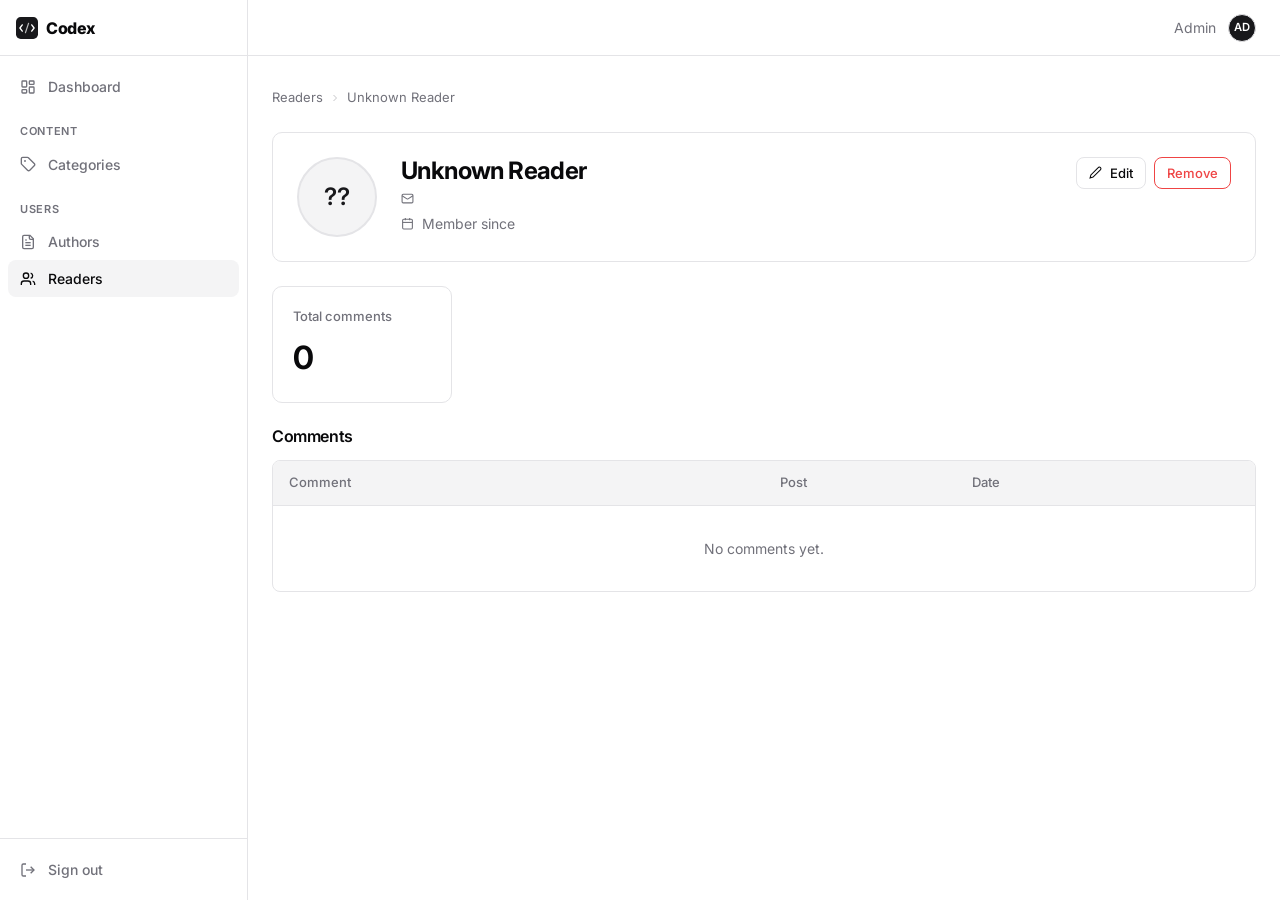
<file: design/admin-reader-detail.html>
<!DOCTYPE html>
<html lang="en">

<head>
    <meta charset="UTF-8">
    <meta name="viewport" content="width=device-width, initial-scale=1.0">
    <title>Reader — Codex Admin</title>
    <link rel="stylesheet" href="./styles.css">
</head>

<body>
    <div class="admin-layout">

        <!-- ── Sidebar ──────────────────────────────────────────── -->
        <aside class="sidebar">
            <div class="sidebar-header">
                <a href="./admin-dashboard.html" class="nav-brand" style="font-size:1rem">
                    <svg width="22" height="22" viewBox="0 0 28 28" fill="none">
                        <rect width="28" height="28" rx="6" fill="hsl(240,5.9%,10%)" />
                        <path d="M8 10l-3 4 3 4" stroke="white" stroke-width="1.75" stroke-linecap="round"
                            stroke-linejoin="round" />
                        <path d="M20 10l3 4-3 4" stroke="white" stroke-width="1.75" stroke-linecap="round"
                            stroke-linejoin="round" />
                        <path d="M16 8l-4 12" stroke="white" stroke-width="1.5" stroke-linecap="round" opacity=".7" />
                    </svg>
                    Codex
                </a>
            </div>
            <nav class="sidebar-nav">
                <a href="./admin-dashboard.html" class="sidebar-item">
                    <svg width="16" height="16" viewBox="0 0 24 24" fill="none" stroke="currentColor" stroke-width="2">
                        <rect width="7" height="9" x="3" y="3" rx="1" />
                        <rect width="7" height="5" x="14" y="3" rx="1" />
                        <rect width="7" height="9" x="14" y="12" rx="1" />
                        <rect width="7" height="5" x="3" y="16" rx="1" />
                    </svg>
                    Dashboard
                </a>
                <div class="sidebar-section">
                    <div class="sidebar-section-label">Content</div>
                    <a href="./admin-categories.html" class="sidebar-item">
                        <svg width="16" height="16" viewBox="0 0 24 24" fill="none" stroke="currentColor"
                            stroke-width="2">
                            <path
                                d="M12.586 2.586A2 2 0 0 0 11.172 2H4a2 2 0 0 0-2 2v7.172a2 2 0 0 0 .586 1.414l8.704 8.704a2.426 2.426 0 0 0 3.42 0l6.58-6.58a2.426 2.426 0 0 0 0-3.42z" />
                            <circle cx="7.5" cy="7.5" r=".5" fill="currentColor" />
                        </svg>
                        Categories
                    </a>
                </div>
                <div class="sidebar-section">
                    <div class="sidebar-section-label">Users</div>
                    <a href="./admin-authors.html" class="sidebar-item">
                        <svg width="16" height="16" viewBox="0 0 24 24" fill="none" stroke="currentColor"
                            stroke-width="2">
                            <path d="M15 2H6a2 2 0 0 0-2 2v16a2 2 0 0 0 2 2h12a2 2 0 0 0 2-2V7Z" />
                            <path d="M14 2v4a2 2 0 0 0 2 2h4" />
                            <path d="M10 9H8" />
                            <path d="M16 13H8" />
                            <path d="M16 17H8" />
                        </svg>
                        Authors
                    </a>
                    <a href="./admin-readers.html" class="sidebar-item active">
                        <svg width="16" height="16" viewBox="0 0 24 24" fill="none" stroke="currentColor"
                            stroke-width="2">
                            <path d="M16 21v-2a4 4 0 0 0-4-4H6a4 4 0 0 0-4 4v2" />
                            <circle cx="9" cy="7" r="4" />
                            <path d="M22 21v-2a4 4 0 0 0-3-3.87" />
                            <path d="M16 3.13a4 4 0 0 1 0 7.75" />
                        </svg>
                        Readers
                    </a>
                </div>
            </nav>
            <div class="sidebar-footer">
                <a href="./admin-login.html" class="sidebar-item" style="color:var(--muted-foreground)">
                    <svg width="16" height="16" viewBox="0 0 24 24" fill="none" stroke="currentColor" stroke-width="2">
                        <path d="M9 21H5a2 2 0 0 1-2-2V5a2 2 0 0 1 2-2h4" />
                        <polyline points="16 17 21 12 16 7" />
                        <line x1="21" y1="12" x2="9" y2="12" />
                    </svg>
                    Sign out
                </a>
            </div>
        </aside>

        <!-- ── Main ─────────────────────────────────────────────── -->
        <div class="admin-main">

            <div class="admin-topbar">
                <div class="flex items-center gap-3" style="margin-left:auto">
                    <span class="text-sm text-muted">Admin</span>
                    <div class="avatar avatar-sm" style="background:hsl(240,5.9%,10%);color:white;font-size:0.7rem">AD
                    </div>
                </div>
            </div>

            <div class="admin-content">

                <!-- Breadcrumb -->
                <nav class="breadcrumb" style="margin-bottom:1.5rem">
                    <a href="./admin-readers.html">Readers</a>
                    <span class="breadcrumb-sep">
                        <svg width="12" height="12" viewBox="0 0 24 24" fill="none" stroke="currentColor"
                            stroke-width="2">
                            <path d="m9 18 6-6-6-6" />
                        </svg>
                    </span>
                    <span id="breadcrumbName">Reader</span>
                </nav>

                <!-- Profile card -->
                <div class="card" style="margin-bottom:1.5rem">
                    <div class="card-content" style="padding-top:1.5rem">
                        <div style="display:grid;grid-template-columns:auto 1fr auto;gap:1.5rem;align-items:start">

                            <!-- Avatar -->
                            <div class="avatar" id="readerAvatar"
                                style="width:5rem;height:5rem;font-size:1.5rem;border:2px solid var(--border)"></div>

                            <!-- Info -->
                            <div style="display:flex;flex-direction:column;gap:0.5rem">
                                <h1 id="readerName" style="font-size:1.5rem;font-weight:700;letter-spacing:-0.025em">
                                </h1>
                                <div class="flex items-center gap-2 text-sm text-muted">
                                    <svg width="13" height="13" viewBox="0 0 24 24" fill="none" stroke="currentColor"
                                        stroke-width="2">
                                        <rect width="20" height="16" x="2" y="4" rx="2" />
                                        <path d="m22 7-8.97 5.7a1.94 1.94 0 0 1-2.06 0L2 7" />
                                    </svg>
                                    <span id="readerEmail"></span>
                                </div>
                                <div class="flex items-center gap-2 text-sm text-muted">
                                    <svg width="13" height="13" viewBox="0 0 24 24" fill="none" stroke="currentColor"
                                        stroke-width="2">
                                        <rect width="18" height="18" x="3" y="4" rx="2" ry="2" />
                                        <line x1="16" x2="16" y1="2" y2="6" />
                                        <line x1="8" x2="8" y1="2" y2="6" />
                                        <line x1="3" x2="21" y1="10" y2="10" />
                                    </svg>
                                    Member since <span id="readerJoined"></span>
                                </div>
                            </div>

                            <!-- Actions -->
                            <div class="flex gap-2">
                                <button class="btn btn-outline btn-sm" onclick="openEditDialog()">
                                    <svg width="13" height="13" viewBox="0 0 24 24" fill="none" stroke="currentColor"
                                        stroke-width="2">
                                        <path d="M17 3a2.85 2.83 0 1 1 4 4L7.5 20.5 2 22l1.5-5.5Z" />
                                    </svg>
                                    Edit
                                </button>
                                <button class="btn btn-outline btn-sm"
                                    style="border-color:var(--destructive);color:var(--destructive)"
                                    onclick="openRemoveDialog()">
                                    Remove
                                </button>
                            </div>

                        </div>
                    </div>
                </div>

                <!-- Stats -->
                <div style="display:grid;grid-template-columns:repeat(2,minmax(0,180px));gap:1rem;margin-bottom:1.5rem">
                    <div class="card" style="padding:1.25rem">
                        <div class="stat-label">Total comments</div>
                        <div id="statComments" style="font-size:2rem;font-weight:700;letter-spacing:-0.04em"></div>
                    </div>
                    <div class="" style="padding:1.25rem">
                        <div id="statPosts" style="font-size:2rem;font-weight:700;letter-spacing:-0.04em"></div>
                    </div>
                </div>

                <!-- Comments table -->
                <div class="page-header" style="margin-bottom:0.875rem">
                    <h2 style="font-size:1rem;font-weight:600">Comments</h2>
                </div>
                <div class="table-container">
                    <table class="table">
                        <thead>
                            <tr>
                                <th style="width:50%">Comment</th>
                                <th>Post</th>
                                <th>Date</th>
                                <th></th>
                            </tr>
                        </thead>
                        <tbody id="commentsBody"></tbody>
                    </table>
                </div>

            </div>
        </div>
    </div><!-- /admin-layout -->

    <!-- ── Edit Reader dialog ────────────────────────────────── -->
    <div class="dialog-overlay" id="editReaderDialog">
        <div class="dialog">
            <div class="dialog-header">
                <div>
                    <h2 class="dialog-title">Edit reader</h2>
                    <p class="dialog-description">Update reader account details.</p>
                </div>
                <button class="dialog-close" onclick="closeDialog('editReaderDialog')">
                    <svg width="16" height="16" viewBox="0 0 24 24" fill="none" stroke="currentColor" stroke-width="2">
                        <path d="M18 6 6 18" />
                        <path d="m6 6 12 12" />
                    </svg>
                </button>
            </div>
            <div class="dialog-body">
                <div style="display:grid;grid-template-columns:1fr 1fr;gap:0.75rem">
                    <div class="form-group"><label class="label">First name</label><input class="input" type="text"
                            id="editFirst"></div>
                    <div class="form-group"><label class="label">Last name</label><input class="input" type="text"
                            id="editLast"></div>
                </div>
                <div class="form-group"><label class="label">Email</label><input class="input" type="email"
                        id="editEmail"></div>
            </div>
            <div class="dialog-footer">
                <button class="btn btn-outline btn-sm" onclick="closeDialog('editReaderDialog')">Cancel</button>
                <button class="btn btn-default btn-sm" onclick="saveEdit()">Save changes</button>
            </div>
        </div>
    </div>

    <!-- ── Remove Reader dialog ───────────────────────────────── -->
    <div class="dialog-overlay" id="removeReaderDialog">
        <div class="dialog" style="max-width:420px">
            <div class="dialog-header">
                <div>
                    <h2 class="dialog-title">Remove reader?</h2>
                    <p class="dialog-description">This will remove the reader account.</p>
                </div>
                <button class="dialog-close" onclick="closeDialog('removeReaderDialog')">
                    <svg width="16" height="16" viewBox="0 0 24 24" fill="none" stroke="currentColor" stroke-width="2">
                        <path d="M18 6 6 18" />
                        <path d="m6 6 12 12" />
                    </svg>
                </button>
            </div>
            <div class="dialog-body">
                <div class="alert alert-destructive">
                    <svg width="16" height="16" viewBox="0 0 24 24" fill="none" stroke="currentColor" stroke-width="2">
                        <circle cx="12" cy="12" r="10" />
                        <line x1="12" y1="8" x2="12" y2="12" />
                        <line x1="12" y1="16" x2="12.01" y2="16" />
                    </svg>
                    <span>All comments by this reader will be removed from posts.</span>
                </div>
            </div>
            <div class="dialog-footer">
                <button class="btn btn-outline btn-sm" onclick="closeDialog('removeReaderDialog')">Cancel</button>
                <button class="btn btn-destructive btn-sm" onclick="removeReader()">Remove reader</button>
            </div>
        </div>
    </div>

    <div id="toast-container"></div>

    <script>
        // ── Data ──────────────────────────────────────────────────
        const allComments = {
            'James Wilson': [
                { text: 'The TypedResults tip alone saved me an hour of debugging. Bookmarked.', post: 'Building Scalable APIs', date: 'Mar 18, 2025' },
                { text: 'Very clear explanation of endpoint groups. Helped me restructure our project.', post: 'Building Scalable APIs', date: 'Mar 19, 2025' },
                { text: 'Thanks for covering the limitations too — most posts skip that.', post: 'Zero-Trust Architecture', date: 'Mar 6, 2025' },
            ],
            'Lisa Park': [
                { text: 'Worth mentioning that WithOpenApi() needs the Microsoft.AspNetCore.OpenApi package in .NET 8.', post: 'Building Scalable APIs', date: 'Mar 16, 2025' },
                { text: 'I switched our team to Minimal APIs last quarter. Great experience overall.', post: 'Docker Compose for Local Dev', date: 'Mar 13, 2025' },
            ],
            'David Brown': [
                { text: 'Is there a recommended file structure when you have 20+ endpoint groups?', post: 'Building Scalable APIs', date: 'Mar 17, 2025' },
                { text: 'The RAG pattern explanation was excellent. Looking forward to the follow-up post.', post: 'Understanding RAG Patterns', date: 'Mar 11, 2025' },
            ],
            'Katie Torres': [
                { text: 'The partial index example was exactly what I needed for our reporting table.', post: 'PostgreSQL Performance Tuning', date: 'Mar 9, 2025' },
            ],
            'Ryan Nguyen': [
                { text: 'Great intro to event sourcing. Would love a Part 2 on projections and snapshots.', post: 'Event Sourcing with EventStoreDB', date: 'Feb 23, 2025' },
            ],
        };

        // ── Load from URL params ───────────────────────────────────
        const params = new URLSearchParams(location.search);
        const initials = params.get('initials') || '??';
        const name = params.get('name') || 'Unknown Reader';
        const email = params.get('email') || '';
        const joined = params.get('joined') || '';

        document.title = name + ' — Codex Admin';

        document.getElementById('readerAvatar').textContent = initials;
        document.getElementById('readerName').textContent = name;
        document.getElementById('readerEmail').textContent = email;
        document.getElementById('readerJoined').textContent = joined;
        document.getElementById('breadcrumbName').textContent = name;
        document.getElementById('editFirst').value = name.split(' ')[0] || '';
        document.getElementById('editLast').value = name.split(' ').slice(1).join(' ') || '';
        document.getElementById('editEmail').value = email;

        const comments = allComments[name] || [];
        const uniquePosts = new Set(comments.map(c => c.post)).size;

        document.getElementById('statComments').textContent = comments.length;


        document.getElementById('commentsBody').innerHTML = comments.length
            ? comments.map(c => `
        <tr>
          <td class="text-sm">${c.text}</td>
          <td><span class="badge badge-secondary" style="font-size:0.7rem">${c.post}</span></td>
          <td class="text-sm text-muted">${c.date}</td>
          <td style="text-align:right">
            <button class="btn btn-ghost btn-sm btn-icon" style="color:var(--destructive)"
              onclick="deleteComment(this)" title="Delete comment">
              <svg width="13" height="13" viewBox="0 0 24 24" fill="none" stroke="currentColor" stroke-width="2">
                <path d="M3 6h18"/><path d="M19 6v14c0 1-1 2-2 2H7c-1 0-2-1-2-2V6"/>
                <path d="M8 6V4c0-1 1-2 2-2h4c1 0 2 1 2 2v2"/>
              </svg>
            </button>
          </td>
        </tr>`).join('')
            : `<tr><td colspan="4" class="text-center text-muted" style="padding:2rem">No comments yet.</td></tr>`;

        // ── Helpers ───────────────────────────────────────────────
        function closeDialog(id) { document.getElementById(id).classList.remove('open'); }
        function openDialog(id) { document.getElementById(id).classList.add('open'); }
        function openEditDialog() { openDialog('editReaderDialog'); }
        function openRemoveDialog() { openDialog('removeReaderDialog'); }

        function saveEdit() {
            closeDialog('editReaderDialog');
            showToast('Reader updated successfully.', 'success');
        }

        function removeReader() {
            closeDialog('removeReaderDialog');
            showToast('Reader removed.', 'destructive');
            setTimeout(() => { window.location.href = './admin-readers.html'; }, 1200);
        }

        function deleteComment(btn) {
            btn.closest('tr').remove();
            showToast('Comment deleted.', 'destructive');
        }

        function showToast(msg, type) {
            const c = document.getElementById('toast-container');
            const t = document.createElement('div');
            t.className = 'toast' + (type ? ' toast-' + type : '');
            t.innerHTML = `<svg width="16" height="16" viewBox="0 0 24 24" fill="none" stroke="currentColor" stroke-width="2"><polyline points="20 6 9 17 4 12"/></svg>${msg}`;
            c.appendChild(t);
            setTimeout(() => t.remove(), 3500);
        }
    </script>
</body>

</html>
</file>
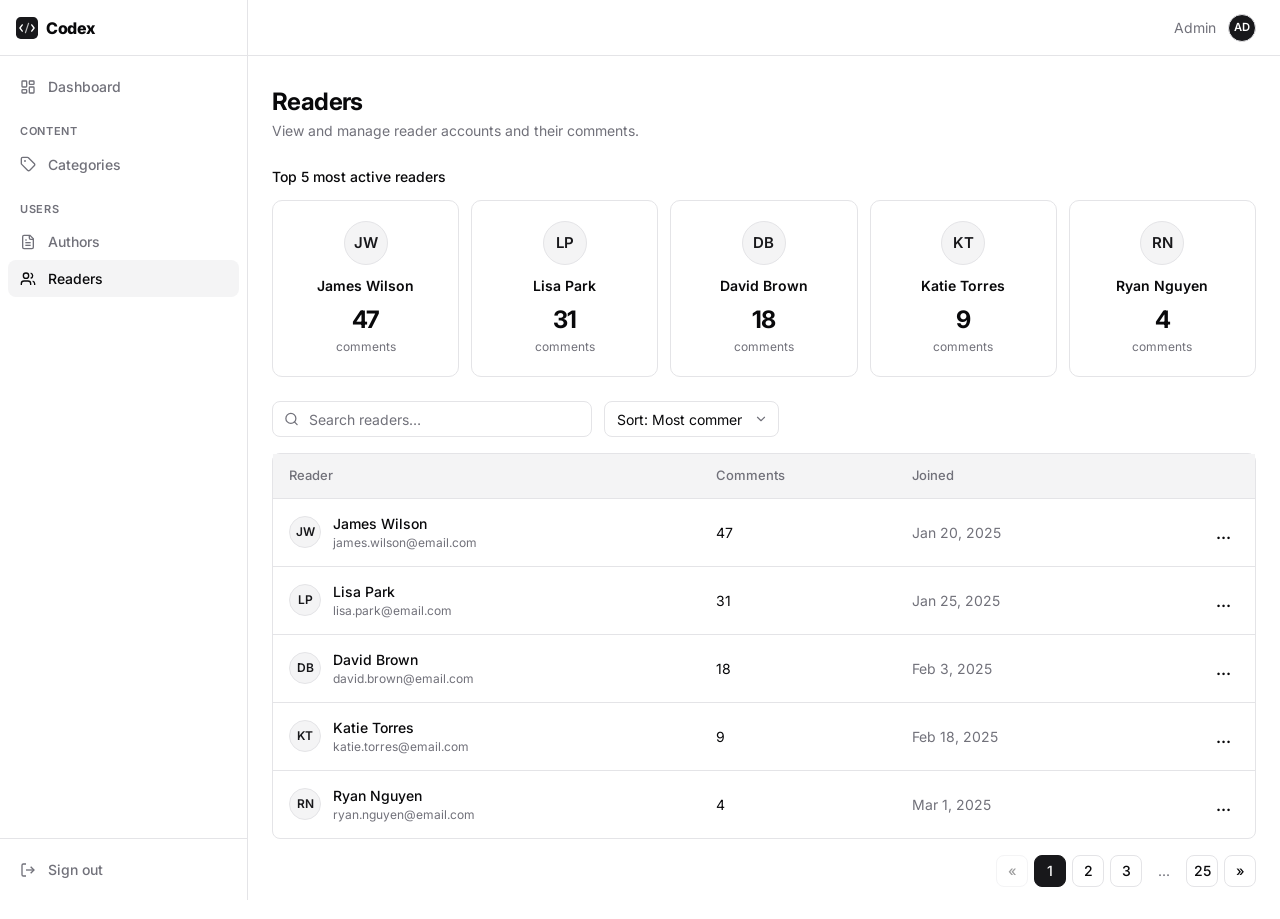
<file: design/admin-readers.html>
<!DOCTYPE html>
<html lang="en">

<head>
    <meta charset="UTF-8">
    <meta name="viewport" content="width=device-width, initial-scale=1.0">
    <title>Readers — Codex Admin</title>
    <link rel="stylesheet" href="./styles.css">
</head>

<body>
    <div class="admin-layout">

        <!-- ── Sidebar ──────────────────────────────────────────── -->
        <aside class="sidebar">
            <div class="sidebar-header">
                <a href="./admin-dashboard.html" class="nav-brand" style="font-size:1rem">
                    <svg width="22" height="22" viewBox="0 0 28 28" fill="none">
                        <rect width="28" height="28" rx="6" fill="hsl(240,5.9%,10%)" />
                        <path d="M8 10l-3 4 3 4" stroke="white" stroke-width="1.75" stroke-linecap="round"
                            stroke-linejoin="round" />
                        <path d="M20 10l3 4-3 4" stroke="white" stroke-width="1.75" stroke-linecap="round"
                            stroke-linejoin="round" />
                        <path d="M16 8l-4 12" stroke="white" stroke-width="1.5" stroke-linecap="round" opacity=".7" />
                    </svg>
                    Codex
                </a>
            </div>
            <nav class="sidebar-nav">
                <a href="./admin-dashboard.html" class="sidebar-item">
                    <svg width="16" height="16" viewBox="0 0 24 24" fill="none" stroke="currentColor" stroke-width="2">
                        <rect width="7" height="9" x="3" y="3" rx="1" />
                        <rect width="7" height="5" x="14" y="3" rx="1" />
                        <rect width="7" height="9" x="14" y="12" rx="1" />
                        <rect width="7" height="5" x="3" y="16" rx="1" />
                    </svg>
                    Dashboard
                </a>
                <div class="sidebar-section">
                    <div class="sidebar-section-label">Content</div>
                    <a href="./admin-categories.html" class="sidebar-item">
                        <svg width="16" height="16" viewBox="0 0 24 24" fill="none" stroke="currentColor"
                            stroke-width="2">
                            <path
                                d="M12.586 2.586A2 2 0 0 0 11.172 2H4a2 2 0 0 0-2 2v7.172a2 2 0 0 0 .586 1.414l8.704 8.704a2.426 2.426 0 0 0 3.42 0l6.58-6.58a2.426 2.426 0 0 0 0-3.42z" />
                            <circle cx="7.5" cy="7.5" r=".5" fill="currentColor" />
                        </svg>
                        Categories
                    </a>
                </div>
                <div class="sidebar-section">
                    <div class="sidebar-section-label">Users</div>
                    <a href="./admin-authors.html" class="sidebar-item">
                        <svg width="16" height="16" viewBox="0 0 24 24" fill="none" stroke="currentColor"
                            stroke-width="2">
                            <path d="M15 2H6a2 2 0 0 0-2 2v16a2 2 0 0 0 2 2h12a2 2 0 0 0 2-2V7Z" />
                            <path d="M14 2v4a2 2 0 0 0 2 2h4" />
                            <path d="M10 9H8" />
                            <path d="M16 13H8" />
                            <path d="M16 17H8" />
                        </svg>
                        Authors
                    </a>
                    <a href="./admin-readers.html" class="sidebar-item active">
                        <svg width="16" height="16" viewBox="0 0 24 24" fill="none" stroke="currentColor"
                            stroke-width="2">
                            <path d="M16 21v-2a4 4 0 0 0-4-4H6a4 4 0 0 0-4 4v2" />
                            <circle cx="9" cy="7" r="4" />
                            <path d="M22 21v-2a4 4 0 0 0-3-3.87" />
                            <path d="M16 3.13a4 4 0 0 1 0 7.75" />
                        </svg>
                        Readers
                    </a>
                </div>
            </nav>
            <div class="sidebar-footer">
                <a href="./admin-login.html" class="sidebar-item" style="color:var(--muted-foreground)">
                    <svg width="16" height="16" viewBox="0 0 24 24" fill="none" stroke="currentColor" stroke-width="2">
                        <path d="M9 21H5a2 2 0 0 1-2-2V5a2 2 0 0 1 2-2h4" />
                        <polyline points="16 17 21 12 16 7" />
                        <line x1="21" y1="12" x2="9" y2="12" />
                    </svg>
                    Sign out
                </a>
            </div>
        </aside>

        <!-- ── Main ─────────────────────────────────────────────── -->
        <div class="admin-main">
            <div class="admin-topbar">
                <div class="flex items-center gap-3" style="margin-left:auto">
                    <span class="text-sm text-muted">Admin</span>
                    <div class="avatar avatar-sm" style="background:hsl(240,5.9%,10%);color:white;font-size:0.7rem">AD
                    </div>
                </div>
            </div>

            <div class="admin-content">
                <div class="page-header">
                    <div class="page-header-left">
                        <h1 class="page-title">Readers</h1>
                        <p class="page-desc">View and manage reader accounts and their comments.</p>
                    </div>
                </div>

                <!-- Top 5 most active readers -->
                <div style="margin-bottom:1.5rem">
                    <p class="page-desc" style="margin-bottom:0.75rem;font-weight:500;color:var(--foreground)">Top 5
                        most active readers</p>
                    <div style="display:grid;grid-template-columns:repeat(5,1fr);gap:0.75rem">
                        <div class="card" style="padding:1.25rem;text-align:center">
                            <div class="avatar"
                                style="margin:0 auto 0.625rem;width:2.75rem;height:2.75rem;font-size:0.9375rem">JW</div>
                            <div class="font-semibold text-sm">James Wilson</div>
                            <div style="font-size:1.5rem;font-weight:700;letter-spacing:-0.04em;margin-top:0.375rem">47
                            </div>
                            <div class="text-xs text-muted">comments</div>
                        </div>
                        <div class="card" style="padding:1.25rem;text-align:center">
                            <div class="avatar"
                                style="margin:0 auto 0.625rem;width:2.75rem;height:2.75rem;font-size:0.9375rem">LP</div>
                            <div class="font-semibold text-sm">Lisa Park</div>
                            <div style="font-size:1.5rem;font-weight:700;letter-spacing:-0.04em;margin-top:0.375rem">31
                            </div>
                            <div class="text-xs text-muted">comments</div>
                        </div>
                        <div class="card" style="padding:1.25rem;text-align:center">
                            <div class="avatar"
                                style="margin:0 auto 0.625rem;width:2.75rem;height:2.75rem;font-size:0.9375rem">DB</div>
                            <div class="font-semibold text-sm">David Brown</div>
                            <div style="font-size:1.5rem;font-weight:700;letter-spacing:-0.04em;margin-top:0.375rem">18
                            </div>
                            <div class="text-xs text-muted">comments</div>
                        </div>
                        <div class="card" style="padding:1.25rem;text-align:center">
                            <div class="avatar"
                                style="margin:0 auto 0.625rem;width:2.75rem;height:2.75rem;font-size:0.9375rem">KT</div>
                            <div class="font-semibold text-sm">Katie Torres</div>
                            <div style="font-size:1.5rem;font-weight:700;letter-spacing:-0.04em;margin-top:0.375rem">9
                            </div>
                            <div class="text-xs text-muted">comments</div>
                        </div>
                        <div class="card" style="padding:1.25rem;text-align:center">
                            <div class="avatar"
                                style="margin:0 auto 0.625rem;width:2.75rem;height:2.75rem;font-size:0.9375rem">RN</div>
                            <div class="font-semibold text-sm">Ryan Nguyen</div>
                            <div style="font-size:1.5rem;font-weight:700;letter-spacing:-0.04em;margin-top:0.375rem">4
                            </div>
                            <div class="text-xs text-muted">comments</div>
                        </div>
                    </div>
                </div>

                <!-- Toolbar -->
                <div class="toolbar">
                    <div class="search-wrap" style="max-width:320px;flex:1">
                        <svg width="15" height="15" viewBox="0 0 24 24" fill="none" stroke="currentColor"
                            stroke-width="2" stroke-linecap="round" stroke-linejoin="round">
                            <circle cx="11" cy="11" r="8" />
                            <path d="m21 21-4.35-4.35" />
                        </svg>
                        <input class="input" type="search" placeholder="Search readers&hellip;" style="height:2.25rem"
                            oninput="filterReaders(this.value)">
                    </div>
                    <select class="select" style="width:175px;height:2.25rem">
                        <option>Sort: Most comments</option>
                        <option>Sort: Newest</option>
                        <option>Sort: Name A to Z</option>
                    </select>
                </div>

                <!-- Table -->
                <div class="table-container" style="overflow:visible">
                    <table class="table" id="readersTable">
                        <thead>
                            <tr>
                                <th>Reader</th>
                                <th>Comments</th>
                                <th>Joined</th>
                                <th></th>
                            </tr>
                        </thead>
                        <tbody id="readersBody">
                            <tr>
                                <td>
                                    <div class="flex items-center gap-3">
                                        <div class="avatar">JW</div>
                                        <div>
                                            <div class="font-medium">James Wilson</div>
                                            <div class="text-xs text-muted">james.wilson@email.com</div>
                                        </div>
                                    </div>
                                </td>
                                <td class="text-sm">47</td>
                                <td class="text-sm text-muted">Jan 20, 2025</td>
                                <td style="text-align:right">
                                    <div class="dropdown" style="display:inline-block"><button
                                            class="btn btn-ghost btn-sm btn-icon" onclick="toggleDropdown(this)"
                                            style="font-size:1.1rem">...</button>
                                        <div class="dropdown-content"><button class="dropdown-item"
                                                onclick="viewReader('JW','James Wilson','james.wilson@email.com','Jan 20, 2025')">View</button><button
                                                class="dropdown-item"
                                                onclick="openEditReader('JW','James','Wilson','james.wilson@email.com')">Edit</button>
                                            <div class="dropdown-sep"></div><button class="dropdown-item destructive"
                                                onclick="openDeleteReader('James Wilson',this)">Remove</button>
                                        </div>
                                    </div>
                                </td>
                            </tr>
                            <tr>
                                <td>
                                    <div class="flex items-center gap-3">
                                        <div class="avatar">LP</div>
                                        <div>
                                            <div class="font-medium">Lisa Park</div>
                                            <div class="text-xs text-muted">lisa.park@email.com</div>
                                        </div>
                                    </div>
                                </td>
                                <td class="text-sm">31</td>
                                <td class="text-sm text-muted">Jan 25, 2025</td>
                                <td style="text-align:right">
                                    <div class="dropdown" style="display:inline-block"><button
                                            class="btn btn-ghost btn-sm btn-icon" onclick="toggleDropdown(this)"
                                            style="font-size:1.1rem">...</button>
                                        <div class="dropdown-content"><button class="dropdown-item"
                                                onclick="viewReader('LP','Lisa Park','lisa.park@email.com','Jan 25, 2025')">View</button><button
                                                class="dropdown-item"
                                                onclick="openEditReader('LP','Lisa','Park','lisa.park@email.com')">Edit</button>
                                            <div class="dropdown-sep"></div><button class="dropdown-item destructive"
                                                onclick="openDeleteReader('Lisa Park',this)">Remove</button>
                                        </div>
                                    </div>
                                </td>
                            </tr>
                            <tr>
                                <td>
                                    <div class="flex items-center gap-3">
                                        <div class="avatar">DB</div>
                                        <div>
                                            <div class="font-medium">David Brown</div>
                                            <div class="text-xs text-muted">david.brown@email.com</div>
                                        </div>
                                    </div>
                                </td>
                                <td class="text-sm">18</td>
                                <td class="text-sm text-muted">Feb 3, 2025</td>
                                <td style="text-align:right">
                                    <div class="dropdown" style="display:inline-block"><button
                                            class="btn btn-ghost btn-sm btn-icon" onclick="toggleDropdown(this)"
                                            style="font-size:1.1rem">...</button>
                                        <div class="dropdown-content"><button class="dropdown-item"
                                                onclick="viewReader('DB','David Brown','david.brown@email.com','Feb 3, 2025')">View</button><button
                                                class="dropdown-item"
                                                onclick="openEditReader('DB','David','Brown','david.brown@email.com')">Edit</button>
                                            <div class="dropdown-sep"></div><button class="dropdown-item destructive"
                                                onclick="openDeleteReader('David Brown',this)">Remove</button>
                                        </div>
                                    </div>
                                </td>
                            </tr>
                            <tr>
                                <td>
                                    <div class="flex items-center gap-3">
                                        <div class="avatar">KT</div>
                                        <div>
                                            <div class="font-medium">Katie Torres</div>
                                            <div class="text-xs text-muted">katie.torres@email.com</div>
                                        </div>
                                    </div>
                                </td>
                                <td class="text-sm">9</td>
                                <td class="text-sm text-muted">Feb 18, 2025</td>
                                <td style="text-align:right">
                                    <div class="dropdown" style="display:inline-block"><button
                                            class="btn btn-ghost btn-sm btn-icon" onclick="toggleDropdown(this)"
                                            style="font-size:1.1rem">...</button>
                                        <div class="dropdown-content"><button class="dropdown-item"
                                                onclick="viewReader('KT','Katie Torres','katie.torres@email.com','Feb 18, 2025')">View</button><button
                                                class="dropdown-item"
                                                onclick="openEditReader('KT','Katie','Torres','katie.torres@email.com')">Edit</button>
                                            <div class="dropdown-sep"></div><button class="dropdown-item destructive"
                                                onclick="openDeleteReader('Katie Torres',this)">Remove</button>
                                        </div>
                                    </div>
                                </td>
                            </tr>
                            <tr>
                                <td>
                                    <div class="flex items-center gap-3">
                                        <div class="avatar">RN</div>
                                        <div>
                                            <div class="font-medium">Ryan Nguyen</div>
                                            <div class="text-xs text-muted">ryan.nguyen@email.com</div>
                                        </div>
                                    </div>
                                </td>
                                <td class="text-sm">4</td>
                                <td class="text-sm text-muted">Mar 1, 2025</td>
                                <td style="text-align:right">
                                    <div class="dropdown" style="display:inline-block"><button
                                            class="btn btn-ghost btn-sm btn-icon" onclick="toggleDropdown(this)"
                                            style="font-size:1.1rem">...</button>
                                        <div class="dropdown-content"><button class="dropdown-item"
                                                onclick="viewReader('RN','Ryan Nguyen','ryan.nguyen@email.com','Mar 1, 2025')">View</button><button
                                                class="dropdown-item"
                                                onclick="openEditReader('RN','Ryan','Nguyen','ryan.nguyen@email.com')">Edit</button>
                                            <div class="dropdown-sep"></div><button class="dropdown-item destructive"
                                                onclick="openDeleteReader('Ryan Nguyen',this)">Remove</button>
                                        </div>
                                    </div>
                                </td>
                            </tr>
                        </tbody>
                    </table>
                </div>

                <!-- Pagination -->
                <div style="display:flex;justify-content:flex-end;margin-top:1rem">
                    <nav class="pagination">
                        <button class="pg-btn" disabled>&laquo;</button>
                        <button class="pg-btn active">1</button>
                        <button class="pg-btn">2</button>
                        <button class="pg-btn">3</button>
                        <span class="pg-ellipsis">...</span>
                        <button class="pg-btn">25</button>
                        <button class="pg-btn">&raquo;</button>
                    </nav>
                </div>

            </div>
        </div>
    </div>

    <div class="dialog-overlay" id="editReaderDialog">
        <div class="dialog">
            <div class="dialog-header">
                <div>
                    <h2 class="dialog-title">Edit reader</h2>
                    <p class="dialog-description">Update reader account details.</p>
                </div>
                <button class="dialog-close" onclick="closeDialog('editReaderDialog')">X</button>
            </div>
            <div class="dialog-body">
                <div style="display:grid;grid-template-columns:1fr 1fr;gap:0.75rem">
                    <div class="form-group"><label class="label">First name</label><input class="input" type="text"
                            id="rEditFirst"></div>
                    <div class="form-group"><label class="label">Last name</label><input class="input" type="text"
                            id="rEditLast"></div>
                </div>
                <div class="form-group"><label class="label">Email</label><input class="input" type="email"
                        id="rEditEmail"></div>
            </div>
            <div class="dialog-footer">
                <button class="btn btn-outline btn-sm" onclick="closeDialog('editReaderDialog')">Cancel</button>
                <button class="btn btn-default btn-sm" onclick="saveReader()">Save changes</button>
            </div>
        </div>
    </div>

    <div class="dialog-overlay" id="deleteReaderDialog">
        <div class="dialog" style="max-width:420px">
            <div class="dialog-header">
                <div>
                    <h2 class="dialog-title">Remove reader?</h2>
                    <p class="dialog-description" id="deleteReaderDesc">This will remove the reader account.</p>
                </div>
                <button class="dialog-close" onclick="closeDialog('deleteReaderDialog')">X</button>
            </div>
            <div class="dialog-body">
                <div class="alert alert-destructive">All comments by this reader will be removed from posts.</div>
            </div>
            <div class="dialog-footer">
                <button class="btn btn-outline btn-sm" onclick="closeDialog('deleteReaderDialog')">Cancel</button>
                <button class="btn btn-destructive btn-sm" onclick="deleteReader()">Remove reader</button>
            </div>
        </div>
    </div>

    <div id="toast-container"></div>
    <script>
        let pendingDeleteRow = null;
        function closeDialog(id) { document.getElementById(id).classList.remove('open'); }
        function openDialog(id) { document.getElementById(id).classList.add('open'); }
        function toggleDropdown(el) {
            const d = el.closest('.dropdown');
            const open = d.classList.contains('open');
            document.querySelectorAll('.dropdown.open').forEach(x => x.classList.remove('open'));
            if (!open) d.classList.add('open');
        }
        document.addEventListener('click', e => {
            if (!e.target.closest('.dropdown')) document.querySelectorAll('.dropdown.open').forEach(d => d.classList.remove('open'));
        });
        function viewReader(initials, name, email, joined) {
            document.querySelectorAll('.dropdown.open').forEach(d => d.classList.remove('open'));
            window.location.href = './admin-reader-detail.html?' + new URLSearchParams({ initials, name, email, joined });
        }
        function openEditReader(initials, first, last, email) {
            document.getElementById('rEditFirst').value = first;
            document.getElementById('rEditLast').value = last;
            document.getElementById('rEditEmail').value = email;
            openDialog('editReaderDialog');
        }
        function saveReader() { closeDialog('editReaderDialog'); showToast('Reader updated.', 'success'); }
        function openDeleteReader(name, btn) {
            pendingDeleteRow = btn.closest('tr');
            document.getElementById('deleteReaderDesc').textContent = '"' + name + '" will be permanently removed.';
            openDialog('deleteReaderDialog');
            document.querySelectorAll('.dropdown.open').forEach(d => d.classList.remove('open'));
        }
        function deleteReader() {
            if (pendingDeleteRow) pendingDeleteRow.remove();
            closeDialog('deleteReaderDialog');
            showToast('Reader removed.', 'destructive');
        }
        function filterReaders(q) {
            q = q.toLowerCase();
            document.querySelectorAll('#readersBody tr').forEach(r => {
                const name = r.querySelector('.font-medium')?.textContent.toLowerCase() || '';
                const email = r.querySelector('.text-xs')?.textContent.toLowerCase() || '';
                r.style.display = (name.includes(q) || email.includes(q)) ? '' : 'none';
            });
        }
        function showToast(msg, type) {
            const c = document.getElementById('toast-container');
            const t = document.createElement('div');
            t.className = 'toast' + (type ? ' toast-' + type : '');
            t.textContent = msg;
            c.appendChild(t);
            setTimeout(() => t.remove(), 3500);
        }
    </script>
</body>

</html>
</file>
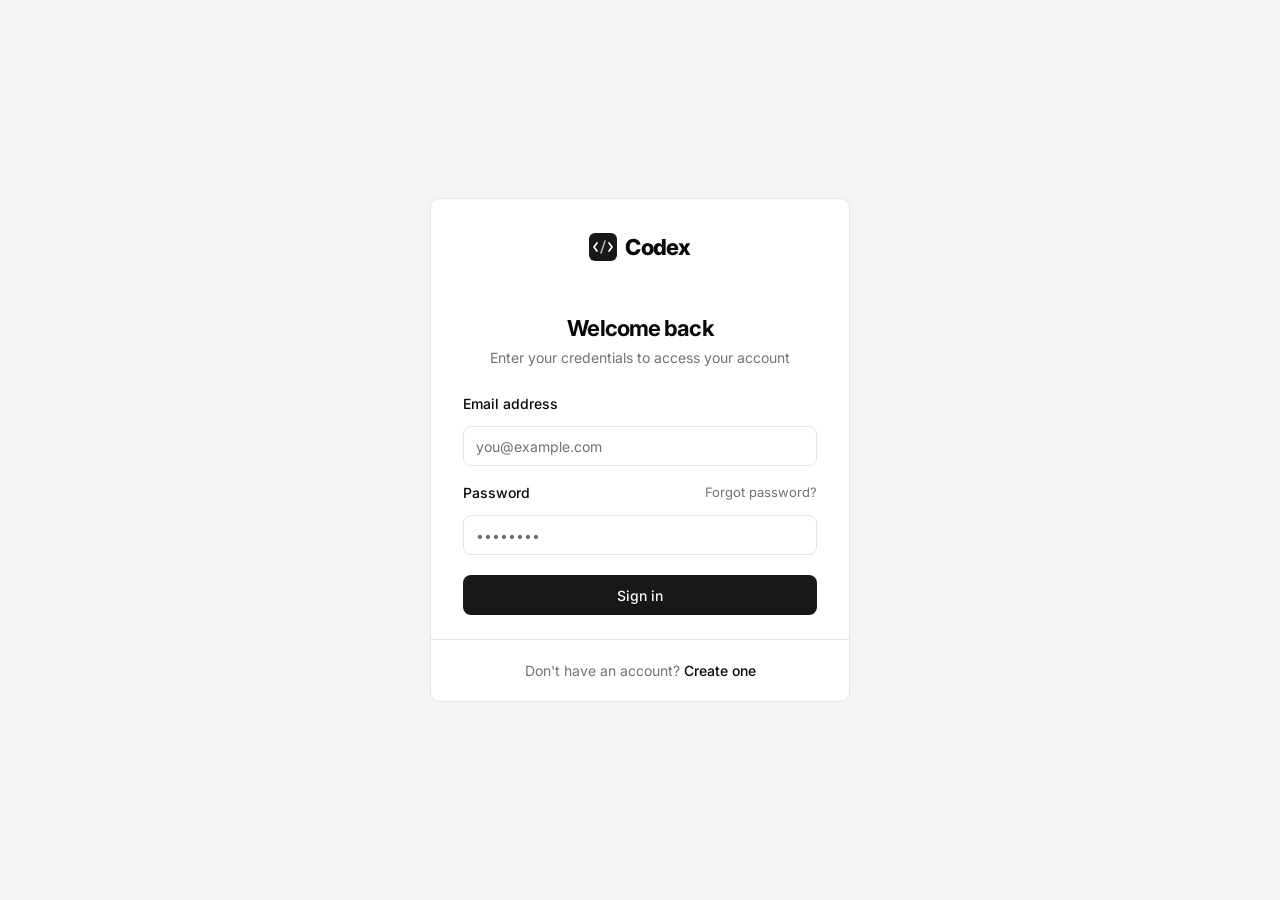
<file: design/auth.html>
<!DOCTYPE html>
<html lang="en">

<head>
    <meta charset="UTF-8">
    <meta name="viewport" content="width=device-width, initial-scale=1.0">
    <title>Sign In — Codex</title>
    <link rel="stylesheet" href="./styles.css">
</head>

<body class="auth-bg">

    <div class="auth-card card">

        <!-- Header -->
        <div class="auth-header">
            <a href="./index.html" class="auth-logo" style="justify-content:center">
                <svg width="28" height="28" viewBox="0 0 28 28" fill="none">
                    <rect width="28" height="28" rx="6" fill="hsl(240,5.9%,10%)" />
                    <path d="M8 10l-3 4 3 4" stroke="white" stroke-width="1.75" stroke-linecap="round"
                        stroke-linejoin="round" />
                    <path d="M20 10l3 4-3 4" stroke="white" stroke-width="1.75" stroke-linecap="round"
                        stroke-linejoin="round" />
                    <path d="M16 8l-4 12" stroke="white" stroke-width="1.5" stroke-linecap="round" opacity=".7" />
                </svg>
                Codex
            </a>
        </div>

        <!-- ── LOGIN panel ──────────────────────────────────────── -->
        <div class="tab-panel active" id="panel-login">
            <div class="auth-header" style="padding-top:0">
                <h1 class="auth-heading">Welcome back</h1>
                <p class="auth-sub">Enter your credentials to access your account</p>
            </div>
            <div class="auth-body">
                <div class="form-group">
                    <label class="label" for="loginEmail">Email address</label>
                    <input class="input" type="email" id="loginEmail" placeholder="you@example.com"
                        autocomplete="email">
                </div>
                <div class="form-group">
                    <div class="flex justify-between items-center" style="margin-bottom:0.375rem">
                        <label class="label" for="loginPassword" style="margin-bottom:0">Password</label>
                        <a href="#" style="font-size:0.8125rem;color:var(--muted-foreground)"
                            onmouseover="this.style.color='var(--foreground)'"
                            onmouseout="this.style.color='var(--muted-foreground)'">Forgot password?</a>
                    </div>
                    <input class="input" type="password" id="loginPassword" placeholder="••••••••"
                        autocomplete="current-password">
                </div>
                <button class="btn btn-default w-full" style="margin-top:0.25rem" onclick="handleLogin()">
                    Sign in
                </button>
            </div>
            <div class="auth-footer">
                Don't have an account? <a href="#" onclick="switchTabByName('register')">Create one</a>
            </div>
        </div>

        <!-- ── REGISTER panel ───────────────────────────────────── -->
        <div class="tab-panel" id="panel-register">
            <div class="auth-header" style="padding-top:0">
                <h1 class="auth-heading">Create your account</h1>
                <p class="auth-sub">Join Codex and start reading or writing today</p>
            </div>
            <div class="auth-body">

                <!-- Role selector -->
                <div class="form-group">
                    <label class="label">I want to…</label>
                    <div class="role-selector">
                        <div class="role-option" id="role-reader" onclick="selectRole('reader')">
                            <div class="role-option-icon">📖</div>
                            <div class="role-option-label">Read</div>
                            <div class="role-option-desc">Browse posts &amp; comment</div>
                        </div>
                        <div class="role-option selected" id="role-author" onclick="selectRole('author')">
                            <div class="role-option-icon">✍️</div>
                            <div class="role-option-label">Write</div>
                            <div class="role-option-desc">Publish posts &amp; read</div>
                        </div>
                    </div>
                </div>

                <!-- Name row -->
                <div style="display:grid;grid-template-columns:1fr 1fr;gap:0.75rem">
                    <div class="form-group">
                        <label class="label" for="regFirst">First name</label>
                        <input class="input" type="text" id="regFirst" placeholder="Alex" autocomplete="given-name">
                    </div>
                    <div class="form-group">
                        <label class="label" for="regLast">Last name</label>
                        <input class="input" type="text" id="regLast" placeholder="Chen" autocomplete="family-name">
                    </div>
                </div>

                <div class="form-group">
                    <label class="label" for="regEmail">Email address</label>
                    <input class="input" type="email" id="regEmail" placeholder="you@example.com" autocomplete="email">
                </div>

                <div class="form-group">
                    <label class="label" for="regPassword">Password</label>
                    <input class="input" type="password" id="regPassword" placeholder="At least 8 characters"
                        autocomplete="new-password">
                    <span class="form-description">Use a mix of letters, numbers and symbols</span>
                </div>

                <!-- Author-only: bio -->
                <div class="form-group" id="bioGroup">
                    <label class="label" for="regBio">Short bio <span
                            style="font-weight:400;color:var(--muted-foreground)">(optional)</span></label>
                    <textarea class="textarea" id="regBio" placeholder="Tell readers a bit about yourself…" rows="2"
                        style="min-height:70px"></textarea>
                </div>

                <button class="btn btn-default w-full" onclick="handleRegister()">
                    Create account
                </button>

                <p class="text-xs text-muted text-center" style="line-height:1.5">
                    By creating an account you agree to our <a href="#" style="color:var(--foreground)">Terms of
                        Service</a> and <a href="#" style="color:var(--foreground)">Privacy Policy</a>.
                </p>
            </div>
            <div class="auth-footer">
                Already have an account? <a href="#" onclick="switchTabByName('login')">Sign in</a>
            </div>
        </div>

    </div><!-- /auth-card -->

    <div id="toast-container"></div>

    <script>
        let activeTab = 'login';
        let selectedRole = 'author';

        function switchTabByName(name) {
            document.querySelectorAll('.tab-panel').forEach(p => p.classList.remove('active'));
            document.getElementById('panel-' + name).classList.add('active');
            activeTab = name;
            selectedRole = role;
            document.querySelectorAll('.role-option').forEach(o => o.classList.remove('selected'));
            document.getElementById('role-' + role).classList.add('selected');
            // Show bio field only for author
            document.getElementById('bioGroup').style.display = role === 'author' ? 'flex' : 'none';
        }

        // Init: author selected, show bio
        document.getElementById('bioGroup').style.display = 'flex';

        function showToast(msg, type) {
            const c = document.getElementById('toast-container');
            const t = document.createElement('div');
            t.className = 'toast' + (type ? ' toast-' + type : '');
            t.innerHTML = `
      <svg width="16" height="16" viewBox="0 0 24 24" fill="none" stroke="currentColor" stroke-width="2"><polyline points="20 6 9 17 4 12"/></svg>
      ${msg}
    `;
            c.appendChild(t);
            setTimeout(() => t.remove(), 3500);
        }

        function handleLogin() {
            const email = document.getElementById('loginEmail').value.trim();
            const password = document.getElementById('loginPassword').value;
            if (!email || !password) {
                showToast('Please fill in all fields.', 'destructive');
                return;
            }
            // Simulate redirect based on role
            showToast('Signing you in…');
            setTimeout(() => {
                window.location.href = './author-posts.html';
            }, 800);
        }

        function handleRegister() {
            const first = document.getElementById('regFirst').value.trim();
            const email = document.getElementById('regEmail').value.trim();
            const pass = document.getElementById('regPassword').value;
            if (!first || !email || !pass) {
                showToast('Please fill in all required fields.', 'destructive');
                return;
            }
            if (pass.length < 8) {
                showToast('Password must be at least 8 characters.', 'destructive');
                return;
            }
            showToast('Account created! Redirecting…', 'success');
            setTimeout(() => {
                window.location.href = selectedRole === 'author' ? './author-posts.html' : './index.html';
            }, 1000);
        }
    </script>
</body>

</html>
</file>
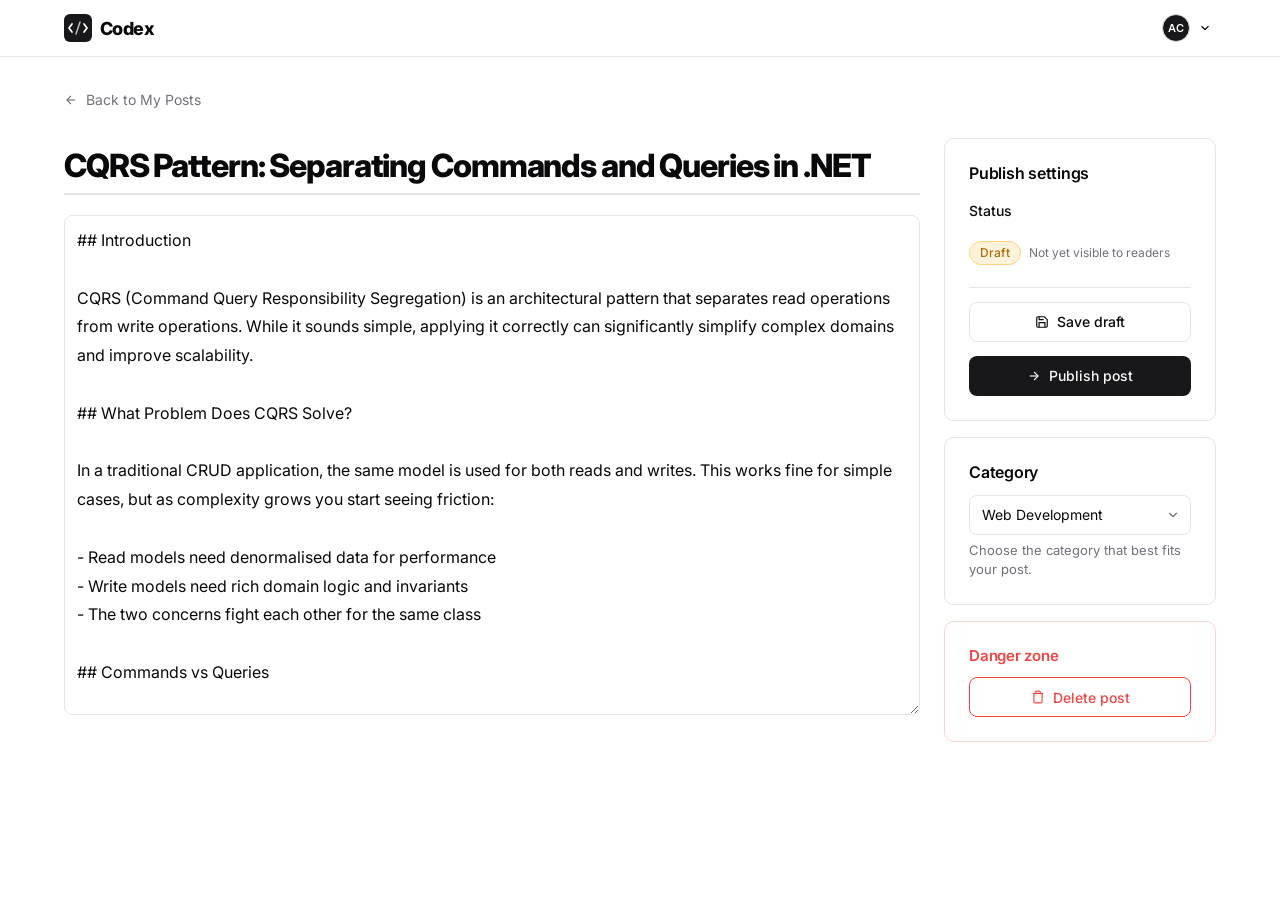
<file: design/author-editor.html>
<!DOCTYPE html>
<html lang="en">

<head>
    <meta charset="UTF-8">
    <meta name="viewport" content="width=device-width, initial-scale=1.0">
    <title>New Post — Codex</title>
    <link rel="stylesheet" href="./styles.css">
</head>

<body>

    <!-- ── Navigation ────────────────────────────────────────── -->
    <header class="nav-header">
        <div class="container nav-container">
            <a href="./index.html" class="nav-brand">
                <svg class="nav-logo" viewBox="0 0 28 28" fill="none">
                    <rect width="28" height="28" rx="6" fill="hsl(240,5.9%,10%)" />
                    <path d="M8 10l-3 4 3 4" stroke="white" stroke-width="1.75" stroke-linecap="round"
                        stroke-linejoin="round" />
                    <path d="M20 10l3 4-3 4" stroke="white" stroke-width="1.75" stroke-linecap="round"
                        stroke-linejoin="round" />
                    <path d="M16 8l-4 12" stroke="white" stroke-width="1.5" stroke-linecap="round" opacity=".7" />
                </svg>
                Codex
            </a>
            <nav class="nav-links"></nav>
            <div class="nav-actions">
                <!-- Last saved -->
                <span class="text-sm text-muted" id="lastSaved" style="display:none">Saved just now</span>
                <div class="dropdown" id="userDropdown">
                    <button class="flex items-center gap-2"
                        style="background:none;border:none;cursor:pointer;padding:0.25rem"
                        onclick="toggleDropdown('userDropdown')">
                        <div class="avatar avatar-sm" style="background:hsl(240,5.9%,10%);color:white">AC</div>
                        <svg width="14" height="14" viewBox="0 0 24 24" fill="none" stroke="currentColor"
                            stroke-width="2">
                            <path d="m6 9 6 6 6-6" />
                        </svg>
                    </button>
                    <div class="dropdown-content">
                        <div class="dropdown-label">Alex Chen</div>
                        <div class="dropdown-sep"></div>
                        <a href="./author-posts.html" class="dropdown-item">My Posts</a>
                        <div class="dropdown-sep"></div>
                        <a href="./auth.html" class="dropdown-item destructive">Sign out</a>
                    </div>
                </div>
            </div>
        </div>
    </header>

    <!-- ── Editor ─────────────────────────────────────────────── -->
    <main class="container" style="padding-top:2rem;padding-bottom:5rem">

        <!-- Back link -->
        <a href="./author-posts.html" class="flex items-center gap-2 text-sm text-muted"
            style="width:fit-content;margin-bottom:1.75rem;transition:color 120ms"
            onmouseover="this.style.color='var(--foreground)'" onmouseout="this.style.color='var(--muted-foreground)'">
            <svg width="14" height="14" viewBox="0 0 24 24" fill="none" stroke="currentColor" stroke-width="2">
                <path d="m12 19-7-7 7-7" />
                <path d="M19 12H5" />
            </svg>
            Back to My Posts
        </a>

        <div class="editor-layout">

            <!-- ── Main editor ──────────────────────────────────────── -->
            <div class="editor-main">

                <!-- Title -->
                <input class="editor-title" type="text" id="postTitle" placeholder="Post title…"
                    value="CQRS Pattern: Separating Commands and Queries in .NET">

                <!-- Content textarea -->
                <textarea class="textarea editor-content" id="postContent"
                    placeholder="Write your post here… Markdown is supported.">## Introduction

CQRS (Command Query Responsibility Segregation) is an architectural pattern that separates read operations from write operations. While it sounds simple, applying it correctly can significantly simplify complex domains and improve scalability.

## What Problem Does CQRS Solve?

In a traditional CRUD application, the same model is used for both reads and writes. This works fine for simple cases, but as complexity grows you start seeing friction:

- Read models need denormalised data for performance
- Write models need rich domain logic and invariants
- The two concerns fight each other for the same class

## Commands vs Queries

A **Command** changes state and returns nothing (or just an ID). A **Query** reads state and returns data without side-effects.

```csharp
// Command
public record CreatePostCommand(string Title, string Content, Guid CategoryId);

// Query  
public record GetPublishedPostsQuery(int Page, int PageSize, string? Category);
```

## Implementing with MediatR

MediatR is the most popular library for CQRS in .NET. Install it via NuGet:

```bash
dotnet add package MediatR
dotnet add package MediatR.Extensions.Microsoft.DependencyInjection
```

Then define your handler:

```csharp
public class CreatePostHandler : IRequestHandler&lt;CreatePostCommand, Guid&gt;
{
    private readonly IPostRepository _repo;
    public CreatePostHandler(IPostRepository repo) => _repo = repo;

    public async Task&lt;Guid&gt; Handle(CreatePostCommand cmd, CancellationToken ct)
    {
        var post = Post.Create(cmd.Title, cmd.Content, cmd.CategoryId);
        await _repo.SaveAsync(post, ct);
        return post.Id;
    }
}
```

## When NOT to Use CQRS

CQRS adds complexity. Don't reach for it on simple CRUD apps. The pattern shines when:

- Your read and write models naturally diverge
- You need separate scaling for reads vs writes
- You're combining it with Event Sourcing</textarea>

            </div>

            <!-- ── Sidebar ──────────────────────────────────────────── -->
            <div class="editor-sidebar">

                <!-- Publish card -->
                <div class="card">
                    <div class="card-header" style="padding-bottom:1rem">
                        <h3 class="card-title" style="font-size:1rem">Publish settings</h3>
                    </div>
                    <div class="card-content" style="display:flex;flex-direction:column;gap:0.875rem">
                        <div class="form-group">
                            <label class="label">Status</label>
                            <div class="flex items-center gap-2" style="padding:0.5rem 0">
                                <span class="badge badge-warning" id="sidebarStatus">Draft</span>
                                <span class="text-xs text-muted">Not yet visible to readers</span>
                            </div>
                        </div>
                        <div class="separator"></div>
                        <button class="btn btn-outline w-full" onclick="saveDraft()">
                            <svg width="14" height="14" viewBox="0 0 24 24" fill="none" stroke="currentColor"
                                stroke-width="2">
                                <path d="M19 21H5a2 2 0 0 1-2-2V5a2 2 0 0 1 2-2h11l5 5v11a2 2 0 0 1-2 2z" />
                                <polyline points="17 21 17 13 7 13 7 21" />
                                <polyline points="7 3 7 8 15 8" />
                            </svg>
                            Save draft
                        </button>
                        <button class="btn btn-default w-full" onclick="publishPost()">
                            <svg width="14" height="14" viewBox="0 0 24 24" fill="none" stroke="currentColor"
                                stroke-width="2">
                                <path d="M5 12h14" />
                                <path d="m12 5 7 7-7 7" />
                            </svg>
                            Publish post
                        </button>
                    </div>
                </div>

                <!-- Category card -->
                <div class="card">
                    <div class="card-header" style="padding-bottom:0.75rem">
                        <h3 class="card-title" style="font-size:1rem">Category</h3>
                    </div>
                    <div class="card-content">
                        <div class="form-group">
                            <select class="select" id="postCategory">
                                <option value="">Select a category…</option>
                                <option value="web" selected>Web Development</option>
                                <option value="devops">DevOps &amp; Cloud</option>
                                <option value="ai">AI &amp; Machine Learning</option>
                                <option value="db">Database Design</option>
                                <option value="sec">Security</option>
                                <option value="oss">Open Source</option>
                            </select>
                            <span class="form-description">Choose the category that best fits your post.</span>
                        </div>
                    </div>
                </div>

                <!-- Danger zone card -->
                <div class="card" style="border-color:hsl(0,84%,90%)">
                    <div class="card-header" style="padding-bottom:0.75rem">
                        <h3 class="card-title" style="font-size:0.9375rem;color:var(--destructive)">Danger zone</h3>
                    </div>
                    <div class="card-content">
                        <button class="btn btn-outline w-full"
                            style="border-color:var(--destructive);color:var(--destructive)" onclick="confirmDiscard()"
                            onmouseover="this.style.background='hsl(0,100%,97%)'"
                            onmouseout="this.style.background='transparent'">
                            <svg width="14" height="14" viewBox="0 0 24 24" fill="none" stroke="currentColor"
                                stroke-width="2">
                                <path d="M3 6h18" />
                                <path d="M19 6v14c0 1-1 2-2 2H7c-1 0-2-1-2-2V6" />
                                <path d="M8 6V4c0-1 1-2 2-2h4c1 0 2 1 2 2v2" />
                            </svg>
                            Delete post
                        </button>
                    </div>
                </div>

            </div>
        </div><!-- /editor-layout -->

    </main>

    <!-- ── Discard confirmation dialog ───────────────────────── -->
    <div class="dialog-overlay" id="discardDialog">
        <div class="dialog" style="max-width:400px">
            <div class="dialog-header">
                <div>
                    <h2 class="dialog-title">Delete post?</h2>
                    <p class="dialog-description">This will permanently delete the post and cannot be undone.</p>
                </div>
                <button class="dialog-close" onclick="closeDialog('discardDialog')">
                    <svg width="16" height="16" viewBox="0 0 24 24" fill="none" stroke="currentColor" stroke-width="2">
                        <path d="M18 6 6 18" />
                        <path d="m6 6 12 12" />
                    </svg>
                </button>
            </div>
            <div class="dialog-footer">
                <button class="btn btn-outline btn-sm" onclick="closeDialog('discardDialog')">Keep editing</button>
                <button class="btn btn-destructive btn-sm" onclick="discardPost()">Delete</button>
            </div>
        </div>
    </div>

    <!-- ── Publish confirmation dialog ───────────────────────── -->
    <div class="dialog-overlay" id="publishDialog">
        <div class="dialog" style="max-width:420px">
            <div class="dialog-header">
                <div>
                    <h2 class="dialog-title">Publish post?</h2>
                    <p class="dialog-description">Your post will be visible to all readers immediately.</p>
                </div>
                <button class="dialog-close" onclick="closeDialog('publishDialog')">
                    <svg width="16" height="16" viewBox="0 0 24 24" fill="none" stroke="currentColor" stroke-width="2">
                        <path d="M18 6 6 18" />
                        <path d="m6 6 12 12" />
                    </svg>
                </button>
            </div>
            <div class="dialog-body" style="gap:0.75rem">
                <p class="text-sm text-muted">Double-check your post before publishing. You can unpublish it later from
                    My Posts.</p>
                <div
                    style="border:1px solid var(--border);border-radius:var(--radius);padding:0.875rem;background:var(--muted)">
                    <p class="font-semibold text-sm" id="publishPreviewTitle">CQRS Pattern: Separating Commands and
                        Queries in .NET</p>
                    <div class="flex items-center gap-2 mt-2">
                        <span class="badge badge-secondary" style="font-size:0.7rem">Web Development</span>
                        <span class="text-xs text-muted">by Alex Chen</span>
                    </div>
                </div>
            </div>
            <div class="dialog-footer">
                <button class="btn btn-outline btn-sm" onclick="closeDialog('publishDialog')">Cancel</button>
                <button class="btn btn-success btn-sm" onclick="confirmPublish()">
                    <svg width="13" height="13" viewBox="0 0 24 24" fill="none" stroke="currentColor" stroke-width="2">
                        <path d="M5 12h14" />
                        <path d="m12 5 7 7-7 7" />
                    </svg>
                    Publish now
                </button>
            </div>
        </div>
    </div>

    <div id="toast-container"></div>

    <script>
        function toggleDropdown(id) {
            const el = document.getElementById(id);
            const isOpen = el.classList.contains('open');
            document.querySelectorAll('.dropdown.open').forEach(d => d.classList.remove('open'));
            if (!isOpen) el.classList.add('open');
        }
        document.addEventListener('click', e => {
            if (!e.target.closest('.dropdown')) document.querySelectorAll('.dropdown.open').forEach(d => d.classList.remove('open'));
        });

        function showToast(msg, type) {
            const c = document.getElementById('toast-container');
            const t = document.createElement('div');
            t.className = 'toast' + (type ? ' toast-' + type : '');
            t.innerHTML = `<svg width="16" height="16" viewBox="0 0 24 24" fill="none" stroke="currentColor" stroke-width="2"><polyline points="20 6 9 17 4 12"/></svg>${msg}`;
            c.appendChild(t);
            setTimeout(() => t.remove(), 3500);
        }

        function closeDialog(id) { document.getElementById(id).classList.remove('open'); }

        function saveDraft() {
            const saved = document.getElementById('lastSaved');
            saved.style.display = 'inline';
            saved.textContent = 'Saved just now';
            showToast('Draft saved.', '');
        }

        function publishPost() {
            const title = document.getElementById('postTitle').value.trim();
            if (!title) { showToast('Please add a title before publishing.', 'destructive'); return; }
            document.getElementById('publishPreviewTitle').textContent = title;
            document.getElementById('publishDialog').classList.add('open');
        }

        function confirmPublish() {
            closeDialog('publishDialog');
            document.getElementById('sidebarStatus').className = 'badge badge-success';
            document.getElementById('sidebarStatus').textContent = 'Published';
            document.querySelector('#sidebarStatus + span').textContent = 'Visible to all readers';
            showToast('Post published successfully!', 'success');
            setTimeout(() => { window.location.href = './author-posts.html'; }, 1500);
        }

        function confirmDiscard() { document.getElementById('discardDialog').classList.add('open'); }

        function discardPost() {
            closeDialog('discardDialog');
            window.location.href = './author-posts.html';
        }
    </script>
</body>

</html>
</file>
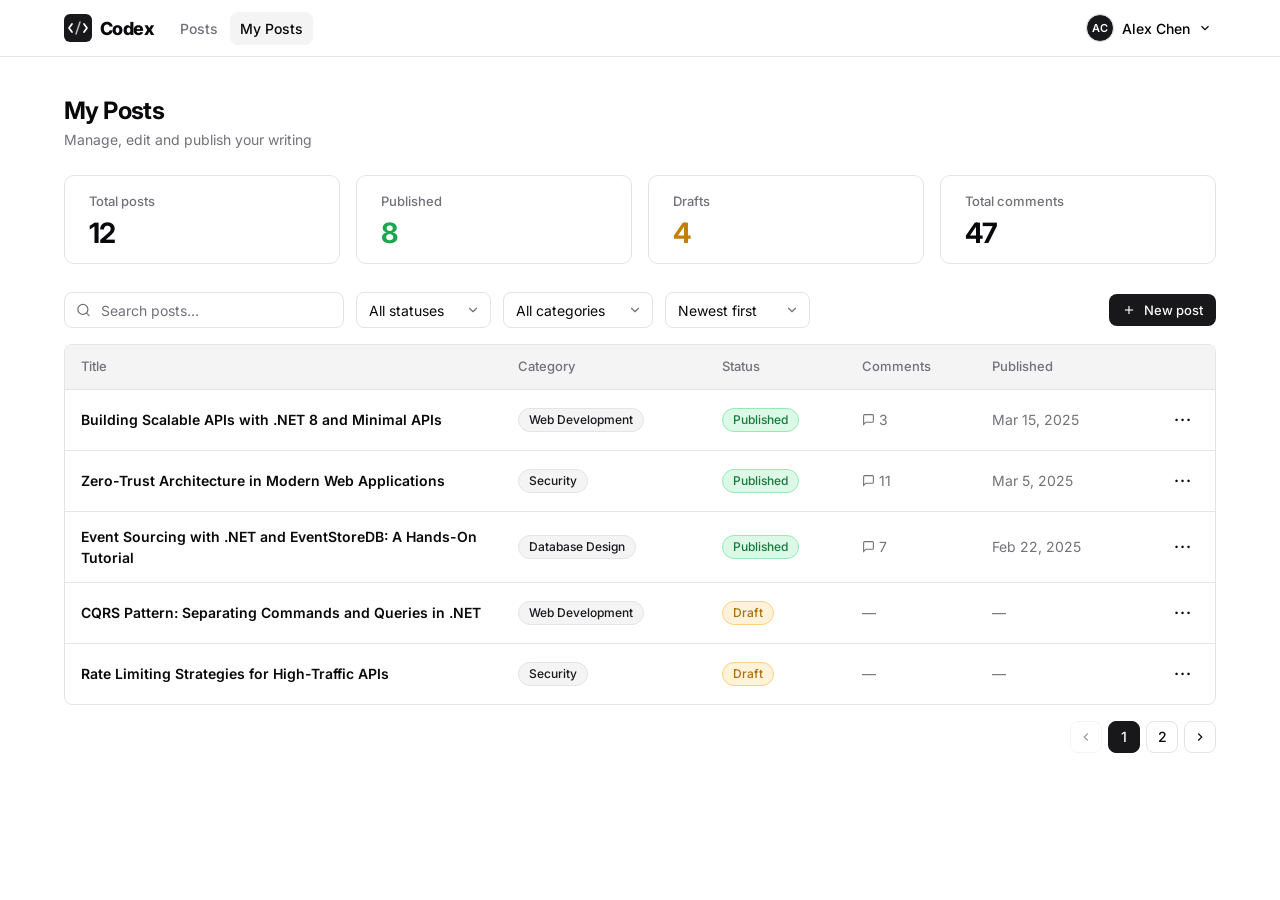
<file: design/author-posts.html>
<!DOCTYPE html>
<html lang="en">

<head>
    <meta charset="UTF-8">
    <meta name="viewport" content="width=device-width, initial-scale=1.0">
    <title>My Posts — Codex</title>
    <link rel="stylesheet" href="./styles.css">
</head>

<body>

    <!-- ── Navigation (author logged in) ─────────────────────── -->
    <header class="nav-header">
        <div class="container nav-container">
            <a href="./index.html" class="nav-brand">
                <svg class="nav-logo" viewBox="0 0 28 28" fill="none">
                    <rect width="28" height="28" rx="6" fill="hsl(240,5.9%,10%)" />
                    <path d="M8 10l-3 4 3 4" stroke="white" stroke-width="1.75" stroke-linecap="round"
                        stroke-linejoin="round" />
                    <path d="M20 10l3 4-3 4" stroke="white" stroke-width="1.75" stroke-linecap="round"
                        stroke-linejoin="round" />
                    <path d="M16 8l-4 12" stroke="white" stroke-width="1.5" stroke-linecap="round" opacity=".7" />
                </svg>
                Codex
            </a>
            <nav class="nav-links">
                <a href="./index.html" class="nav-link">Posts</a>
                <a href="./author-posts.html" class="nav-link active">My Posts</a>
            </nav>
            <div class="nav-actions">
                <div class="dropdown" id="userDropdown">
                    <button class="flex items-center gap-2"
                        style="background:none;border:none;cursor:pointer;padding:0.25rem"
                        onclick="toggleDropdown('userDropdown')">
                        <div class="avatar avatar-sm" style="background:hsl(240,5.9%,10%);color:white">AC</div>
                        <span class="text-sm font-medium">Alex Chen</span>
                        <svg width="14" height="14" viewBox="0 0 24 24" fill="none" stroke="currentColor"
                            stroke-width="2">
                            <path d="m6 9 6 6 6-6" />
                        </svg>
                    </button>
                    <div class="dropdown-content">
                        <div class="dropdown-label">Alex Chen</div>
                        <span class="text-xs text-muted" style="padding:0 0.75rem 0.5rem;display:block">Author</span>
                        <div class="dropdown-sep"></div>
                        <a href="#" class="dropdown-item">
                            <svg width="14" height="14" viewBox="0 0 24 24" fill="none" stroke="currentColor"
                                stroke-width="2">
                                <path d="M19 21v-2a4 4 0 0 0-4-4H9a4 4 0 0 0-4 4v2" />
                                <circle cx="12" cy="7" r="4" />
                            </svg>
                            Profile
                        </a>
                        <div class="dropdown-sep"></div>
                        <a href="./auth.html" class="dropdown-item destructive">
                            <svg width="14" height="14" viewBox="0 0 24 24" fill="none" stroke="currentColor"
                                stroke-width="2">
                                <path d="M9 21H5a2 2 0 0 1-2-2V5a2 2 0 0 1 2-2h4" />
                                <polyline points="16 17 21 12 16 7" />
                                <line x1="21" y1="12" x2="9" y2="12" />
                            </svg>
                            Sign out
                        </a>
                    </div>
                </div>
            </div>
        </div>
    </header>

    <!-- ── Main ──────────────────────────────────────────────── -->
    <main class="container" style="padding-top:2.5rem;padding-bottom:5rem">

        <!-- Page header -->
        <div class="page-header">
            <div class="page-header-left">
                <h1 class="page-title">My Posts</h1>
                <p class="page-desc">Manage, edit and publish your writing</p>
            </div>
        </div>

        <!-- Stats strip -->
        <div style="display:flex;gap:1rem;margin-bottom:1.75rem;flex-wrap:wrap">
            <div class="card" style="padding:1rem 1.5rem;flex:1;min-width:140px">
                <div class="stat-label">Total posts</div>
                <div class="stat-value" style="font-size:1.75rem">12</div>
            </div>
            <div class="card" style="padding:1rem 1.5rem;flex:1;min-width:140px">
                <div class="stat-label">Published</div>
                <div class="stat-value" style="font-size:1.75rem;color:hsl(142,71%,38%)">8</div>
            </div>
            <div class="card" style="padding:1rem 1.5rem;flex:1;min-width:140px">
                <div class="stat-label">Drafts</div>
                <div class="stat-value" style="font-size:1.75rem;color:hsl(38,92%,40%)">4</div>
            </div>
            <div class="card" style="padding:1rem 1.5rem;flex:1;min-width:140px">
                <div class="stat-label">Total comments</div>
                <div class="stat-value" style="font-size:1.75rem">47</div>
            </div>
        </div>

        <!-- Toolbar -->
        <div class="toolbar">
            <div class="toolbar-left">
                <div class="search-wrap" style="max-width:280px;flex:1">
                    <svg width="15" height="15" viewBox="0 0 24 24" fill="none" stroke="currentColor" stroke-width="2"
                        stroke-linecap="round" stroke-linejoin="round">
                        <circle cx="11" cy="11" r="8" />
                        <path d="m21 21-4.35-4.35" />
                    </svg>
                    <input class="input" type="search" placeholder="Search posts…" style="height:2.25rem">
                </div>
                <select class="select" style="width:135px;height:2.25rem" id="statusFilter">
                    <option value="">All statuses</option>
                    <option value="published">Published</option>
                    <option value="draft">Draft</option>
                </select>
                <select class="select" style="width:150px;height:2.25rem" id="catFilter">
                    <option value="">All categories</option>
                    <option>Web Development</option>
                    <option>DevOps &amp; Cloud</option>
                    <option>AI &amp; Machine Learning</option>
                    <option>Database Design</option>
                    <option>Security</option>
                </select>
                <select class="select" style="width:145px;height:2.25rem">
                    <option>Newest first</option>
                    <option>Oldest first</option>
                    <option>Title A → Z</option>
                    <option>Most comments</option>
                </select>
            </div>
            <div class="toolbar-right">
                <a href="./author-editor.html" class="btn btn-default btn-sm">
                    <svg width="14" height="14" viewBox="0 0 24 24" fill="none" stroke="currentColor" stroke-width="2">
                        <path d="M5 12h14" />
                        <path d="M12 5v14" />
                    </svg>
                    New post
                </a>
            </div>
        </div>

        <!-- Posts table -->
        <div class="table-container" style="overflow:visible">
            <table class="table">
                <thead>
                    <tr>
                        <th style="width:38%">Title</th>
                        <th>Category</th>
                        <th>Status</th>
                        <th>Comments</th>
                        <th>Published</th>
                        <th></th>
                    </tr>
                </thead>
                <tbody>

                    <tr>
                        <td>
                            <a href="./post.html" class="font-semibold"
                                style="color:var(--foreground);transition:opacity 120ms"
                                onmouseover="this.style.opacity='.7'" onmouseout="this.style.opacity='1'">Building
                                Scalable APIs with .NET 8 and Minimal APIs</a>
                        </td>
                        <td><span class="badge badge-secondary">Web Development</span></td>
                        <td><span class="badge badge-success">Published</span></td>
                        <td>
                            <span class="flex items-center gap-1 text-muted text-sm">
                                <svg width="13" height="13" viewBox="0 0 24 24" fill="none" stroke="currentColor"
                                    stroke-width="2">
                                    <path d="M21 15a2 2 0 0 1-2 2H7l-4 4V5a2 2 0 0 1 2-2h14a2 2 0 0 1 2 2z" />
                                </svg>
                                3
                            </span>
                        </td>
                        <td class="text-sm text-muted">Mar 15, 2025</td>
                        <td style="text-align:right">
                            <div class="dropdown" style="display:inline-block">
                                <button class="btn btn-ghost btn-sm btn-icon" onclick="toggleDropdown(this)"
                                    style="font-size:1.1rem;letter-spacing:.05em">···</button>
                                <div class="dropdown-content">
                                    <a href="./post.html" class="dropdown-item">
                                        <svg width="13" height="13" viewBox="0 0 24 24" fill="none"
                                            stroke="currentColor" stroke-width="2">
                                            <path d="M2 12s3-7 10-7 10 7 10 7-3 7-10 7-10-7-10-7Z" />
                                            <circle cx="12" cy="12" r="3" />
                                        </svg> View
                                    </a>
                                    <a href="./author-editor.html" class="dropdown-item">
                                        <svg width="13" height="13" viewBox="0 0 24 24" fill="none"
                                            stroke="currentColor" stroke-width="2">
                                            <path d="M17 3a2.85 2.83 0 1 1 4 4L7.5 20.5 2 22l1.5-5.5Z" />
                                        </svg> Edit
                                    </a>
                                    <div class="dropdown-sep"></div>
                                    <button class="dropdown-item destructive"
                                        onclick="confirmDelete(this.closest('tr'), 'Building Scalable APIs with .NET 8 and Minimal APIs')">
                                        <svg width="13" height="13" viewBox="0 0 24 24" fill="none"
                                            stroke="currentColor" stroke-width="2">
                                            <path d="M3 6h18" />
                                            <path d="M19 6v14c0 1-1 2-2 2H7c-1 0-2-1-2-2V6" />
                                            <path d="M8 6V4c0-1 1-2 2-2h4c1 0 2 1 2 2v2" />
                                        </svg> Delete
                                    </button>
                                </div>
                            </div>
                        </td>
                    </tr>

                    <tr>
                        <td>
                            <a href="./post.html" class="font-semibold"
                                style="color:var(--foreground);transition:opacity 120ms"
                                onmouseover="this.style.opacity='.7'" onmouseout="this.style.opacity='1'">Zero-Trust
                                Architecture in Modern Web Applications</a>
                        </td>
                        <td><span class="badge badge-secondary">Security</span></td>
                        <td><span class="badge badge-success">Published</span></td>
                        <td>
                            <span class="flex items-center gap-1 text-muted text-sm">
                                <svg width="13" height="13" viewBox="0 0 24 24" fill="none" stroke="currentColor"
                                    stroke-width="2">
                                    <path d="M21 15a2 2 0 0 1-2 2H7l-4 4V5a2 2 0 0 1 2-2h14a2 2 0 0 1 2 2z" />
                                </svg>
                                11
                            </span>
                        </td>
                        <td class="text-sm text-muted">Mar 5, 2025</td>
                        <td style="text-align:right">
                            <div class="dropdown" style="display:inline-block">
                                <button class="btn btn-ghost btn-sm btn-icon" onclick="toggleDropdown(this)"
                                    style="font-size:1.1rem;letter-spacing:.05em">···</button>
                                <div class="dropdown-content">
                                    <a href="./post.html" class="dropdown-item">
                                        <svg width="13" height="13" viewBox="0 0 24 24" fill="none"
                                            stroke="currentColor" stroke-width="2">
                                            <path d="M2 12s3-7 10-7 10 7 10 7-3 7-10 7-10-7-10-7Z" />
                                            <circle cx="12" cy="12" r="3" />
                                        </svg> View
                                    </a>
                                    <a href="./author-editor.html" class="dropdown-item">
                                        <svg width="13" height="13" viewBox="0 0 24 24" fill="none"
                                            stroke="currentColor" stroke-width="2">
                                            <path d="M17 3a2.85 2.83 0 1 1 4 4L7.5 20.5 2 22l1.5-5.5Z" />
                                        </svg> Edit
                                    </a>
                                    <div class="dropdown-sep"></div>
                                    <button class="dropdown-item destructive"
                                        onclick="confirmDelete(this.closest('tr'), 'Zero-Trust Architecture in Modern Web Applications')">
                                        <svg width="13" height="13" viewBox="0 0 24 24" fill="none"
                                            stroke="currentColor" stroke-width="2">
                                            <path d="M3 6h18" />
                                            <path d="M19 6v14c0 1-1 2-2 2H7c-1 0-2-1-2-2V6" />
                                            <path d="M8 6V4c0-1 1-2 2-2h4c1 0 2 1 2 2v2" />
                                        </svg> Delete
                                    </button>
                                </div>
                            </div>
                        </td>
                    </tr>

                    <tr>
                        <td>
                            <a href="./post.html" class="font-semibold"
                                style="color:var(--foreground);transition:opacity 120ms"
                                onmouseover="this.style.opacity='.7'" onmouseout="this.style.opacity='1'">Event Sourcing
                                with .NET and EventStoreDB: A Hands-On Tutorial</a>
                        </td>
                        <td><span class="badge badge-secondary">Database Design</span></td>
                        <td><span class="badge badge-success">Published</span></td>
                        <td>
                            <span class="flex items-center gap-1 text-muted text-sm">
                                <svg width="13" height="13" viewBox="0 0 24 24" fill="none" stroke="currentColor"
                                    stroke-width="2">
                                    <path d="M21 15a2 2 0 0 1-2 2H7l-4 4V5a2 2 0 0 1 2-2h14a2 2 0 0 1 2 2z" />
                                </svg>
                                7
                            </span>
                        </td>
                        <td class="text-sm text-muted">Feb 22, 2025</td>
                        <td style="text-align:right">
                            <div class="dropdown" style="display:inline-block">
                                <button class="btn btn-ghost btn-sm btn-icon" onclick="toggleDropdown(this)"
                                    style="font-size:1.1rem;letter-spacing:.05em">···</button>
                                <div class="dropdown-content">
                                    <a href="./post.html" class="dropdown-item">
                                        <svg width="13" height="13" viewBox="0 0 24 24" fill="none"
                                            stroke="currentColor" stroke-width="2">
                                            <path d="M2 12s3-7 10-7 10 7 10 7-3 7-10 7-10-7-10-7Z" />
                                            <circle cx="12" cy="12" r="3" />
                                        </svg> View
                                    </a>
                                    <a href="./author-editor.html" class="dropdown-item">
                                        <svg width="13" height="13" viewBox="0 0 24 24" fill="none"
                                            stroke="currentColor" stroke-width="2">
                                            <path d="M17 3a2.85 2.83 0 1 1 4 4L7.5 20.5 2 22l1.5-5.5Z" />
                                        </svg> Edit
                                    </a>
                                    <div class="dropdown-sep"></div>
                                    <button class="dropdown-item destructive"
                                        onclick="confirmDelete(this.closest('tr'), 'Event Sourcing with .NET and EventStoreDB')">
                                        <svg width="13" height="13" viewBox="0 0 24 24" fill="none"
                                            stroke="currentColor" stroke-width="2">
                                            <path d="M3 6h18" />
                                            <path d="M19 6v14c0 1-1 2-2 2H7c-1 0-2-1-2-2V6" />
                                            <path d="M8 6V4c0-1 1-2 2-2h4c1 0 2 1 2 2v2" />
                                        </svg> Delete
                                    </button>
                                </div>
                            </div>
                        </td>
                    </tr>

                    <!-- Draft rows -->
                    <tr>
                        <td>
                            <span class="font-semibold">CQRS Pattern: Separating Commands and Queries in .NET</span>
                        </td>
                        <td><span class="badge badge-secondary">Web Development</span></td>
                        <td><span class="badge badge-warning" data-draft>Draft</span></td>
                        <td><span class="text-muted text-sm">—</span></td>
                        <td class="text-sm text-muted">—</td>
                        <td style="text-align:right">
                            <div class="dropdown" style="display:inline-block">
                                <button class="btn btn-ghost btn-sm btn-icon" onclick="toggleDropdown(this)"
                                    style="font-size:1.1rem;letter-spacing:.05em">···</button>
                                <div class="dropdown-content">
                                    <button class="dropdown-item" onclick="publishPost(this.closest('tr'))">
                                        <svg width="13" height="13" viewBox="0 0 24 24" fill="none"
                                            stroke="currentColor" stroke-width="2">
                                            <path d="M5 12h14" />
                                            <path d="m12 5 7 7-7 7" />
                                        </svg> Publish
                                    </button>
                                    <a href="./author-editor.html" class="dropdown-item">
                                        <svg width="13" height="13" viewBox="0 0 24 24" fill="none"
                                            stroke="currentColor" stroke-width="2">
                                            <path d="M17 3a2.85 2.83 0 1 1 4 4L7.5 20.5 2 22l1.5-5.5Z" />
                                        </svg> Edit
                                    </a>
                                    <div class="dropdown-sep"></div>
                                    <button class="dropdown-item destructive"
                                        onclick="confirmDelete(this.closest('tr'), 'CQRS Pattern')">
                                        <svg width="13" height="13" viewBox="0 0 24 24" fill="none"
                                            stroke="currentColor" stroke-width="2">
                                            <path d="M3 6h18" />
                                            <path d="M19 6v14c0 1-1 2-2 2H7c-1 0-2-1-2-2V6" />
                                            <path d="M8 6V4c0-1 1-2 2-2h4c1 0 2 1 2 2v2" />
                                        </svg> Delete
                                    </button>
                                </div>
                            </div>
                        </td>
                    </tr>

                    <tr>
                        <td>
                            <span class="font-semibold">Rate Limiting Strategies for High-Traffic APIs</span>
                        </td>
                        <td><span class="badge badge-secondary">Security</span></td>
                        <td><span class="badge badge-warning" data-draft>Draft</span></td>
                        <td><span class="text-muted text-sm">—</span></td>
                        <td class="text-sm text-muted">—</td>
                        <td style="text-align:right">
                            <div class="dropdown" style="display:inline-block">
                                <button class="btn btn-ghost btn-sm btn-icon" onclick="toggleDropdown(this)"
                                    style="font-size:1.1rem;letter-spacing:.05em">···</button>
                                <div class="dropdown-content">
                                    <button class="dropdown-item" onclick="publishPost(this.closest('tr'))">
                                        <svg width="13" height="13" viewBox="0 0 24 24" fill="none"
                                            stroke="currentColor" stroke-width="2">
                                            <path d="M5 12h14" />
                                            <path d="m12 5 7 7-7 7" />
                                        </svg> Publish
                                    </button>
                                    <a href="./author-editor.html" class="dropdown-item">
                                        <svg width="13" height="13" viewBox="0 0 24 24" fill="none"
                                            stroke="currentColor" stroke-width="2">
                                            <path d="M17 3a2.85 2.83 0 1 1 4 4L7.5 20.5 2 22l1.5-5.5Z" />
                                        </svg> Edit
                                    </a>
                                    <div class="dropdown-sep"></div>
                                    <button class="dropdown-item destructive"
                                        onclick="confirmDelete(this.closest('tr'), 'Rate Limiting Strategies')">
                                        <svg width="13" height="13" viewBox="0 0 24 24" fill="none"
                                            stroke="currentColor" stroke-width="2">
                                            <path d="M3 6h18" />
                                            <path d="M19 6v14c0 1-1 2-2 2H7c-1 0-2-1-2-2V6" />
                                            <path d="M8 6V4c0-1 1-2 2-2h4c1 0 2 1 2 2v2" />
                                        </svg> Delete
                                    </button>
                                </div>
                            </div>
                        </td>
                    </tr>

                </tbody>
            </table>
        </div>

        <!-- Pagination -->
        <div style="display:flex;justify-content:flex-end;margin-top:1rem">
            <nav class="pagination">
                <button class="pg-btn" disabled><svg width="14" height="14" viewBox="0 0 24 24" fill="none"
                        stroke="currentColor" stroke-width="2">
                        <path d="m15 18-6-6 6-6" />
                    </svg></button>
                <button class="pg-btn active">1</button>
                <button class="pg-btn">2</button>
                <button class="pg-btn"><svg width="14" height="14" viewBox="0 0 24 24" fill="none" stroke="currentColor"
                        stroke-width="2">
                        <path d="m9 18 6-6-6-6" />
                    </svg></button>
            </nav>
        </div>

    </main>

    <!-- ── Delete confirmation dialog ────────────────────────── -->
    <div class="dialog-overlay" id="deleteDialog">
        <div class="dialog" style="max-width:420px">
            <div class="dialog-header">
                <div>
                    <h2 class="dialog-title">Delete post?</h2>
                    <p class="dialog-description" id="deleteDesc">This action cannot be undone.</p>
                </div>
                <button class="dialog-close" onclick="closeDialog('deleteDialog')">
                    <svg width="16" height="16" viewBox="0 0 24 24" fill="none" stroke="currentColor" stroke-width="2">
                        <path d="M18 6 6 18" />
                        <path d="m6 6 12 12" />
                    </svg>
                </button>
            </div>
            <div class="dialog-body">
                <div class="alert alert-destructive">
                    <svg width="16" height="16" viewBox="0 0 24 24" fill="none" stroke="currentColor" stroke-width="2">
                        <circle cx="12" cy="12" r="10" />
                        <line x1="12" y1="8" x2="12" y2="12" />
                        <line x1="12" y1="16" x2="12.01" y2="16" />
                    </svg>
                    <span>Deleting a published post will remove it for all readers. This cannot be undone.</span>
                </div>
            </div>
            <div class="dialog-footer">
                <button class="btn btn-outline btn-sm" onclick="closeDialog('deleteDialog')">Cancel</button>
                <button class="btn btn-destructive btn-sm" onclick="deletePost()">Delete post</button>
            </div>
        </div>
    </div>

    <div id="toast-container"></div>

    <script>
        let pendingDeleteRow = null;

        // Dropdown toggle — accepts element OR string id
        function toggleDropdown(elOrId) {
            const el = typeof elOrId === 'string' ? document.getElementById(elOrId) : elOrId.closest('.dropdown');
            const isOpen = el.classList.contains('open');
            document.querySelectorAll('.dropdown.open').forEach(d => d.classList.remove('open'));
            if (!isOpen) el.classList.add('open');
        }
        document.addEventListener('click', e => {
            if (!e.target.closest('.dropdown')) document.querySelectorAll('.dropdown.open').forEach(d => d.classList.remove('open'));
        });

        function confirmDelete(row, title) {
            pendingDeleteRow = row;
            document.getElementById('deleteDesc').textContent = `"${title}" will be permanently deleted.`;
            document.getElementById('deleteDialog').classList.add('open');
            document.querySelectorAll('.dropdown.open').forEach(d => d.classList.remove('open'));
        }

        function closeDialog(id) {
            document.getElementById(id).classList.remove('open');
            pendingDeleteRow = null;
        }

        function deletePost() {
            if (pendingDeleteRow) pendingDeleteRow.remove();
            closeDialog('deleteDialog');
            showToast('Post deleted.', 'destructive');
        }

        function publishPost(row) {
            const badge = row.querySelector('[data-draft]');
            if (badge) { badge.className = 'badge badge-success'; badge.textContent = 'Published'; delete badge.dataset.draft; }
            // Remove the Publish item from the dropdown
            const publishBtn = row.querySelector('.dropdown-item:first-child');
            if (publishBtn && publishBtn.textContent.trim().startsWith('Publish')) publishBtn.remove();
            // Update date cell
            const dateTd = row.querySelectorAll('td')[4];
            if (dateTd) dateTd.textContent = new Date().toLocaleDateString('en-US', { month: 'short', day: 'numeric', year: 'numeric' });
            document.querySelectorAll('.dropdown.open').forEach(d => d.classList.remove('open'));
            showToast('Post published successfully!', 'success');
        }

        function showToast(msg, type) {
            const c = document.getElementById('toast-container');
            const t = document.createElement('div');
            t.className = 'toast' + (type ? ' toast-' + type : '');
            t.innerHTML = `<svg width="16" height="16" viewBox="0 0 24 24" fill="none" stroke="currentColor" stroke-width="2"><polyline points="20 6 9 17 4 12"/></svg>${msg}`;
            c.appendChild(t);
            setTimeout(() => t.remove(), 3500);
        }
    </script>
</body>

</html>
</file>
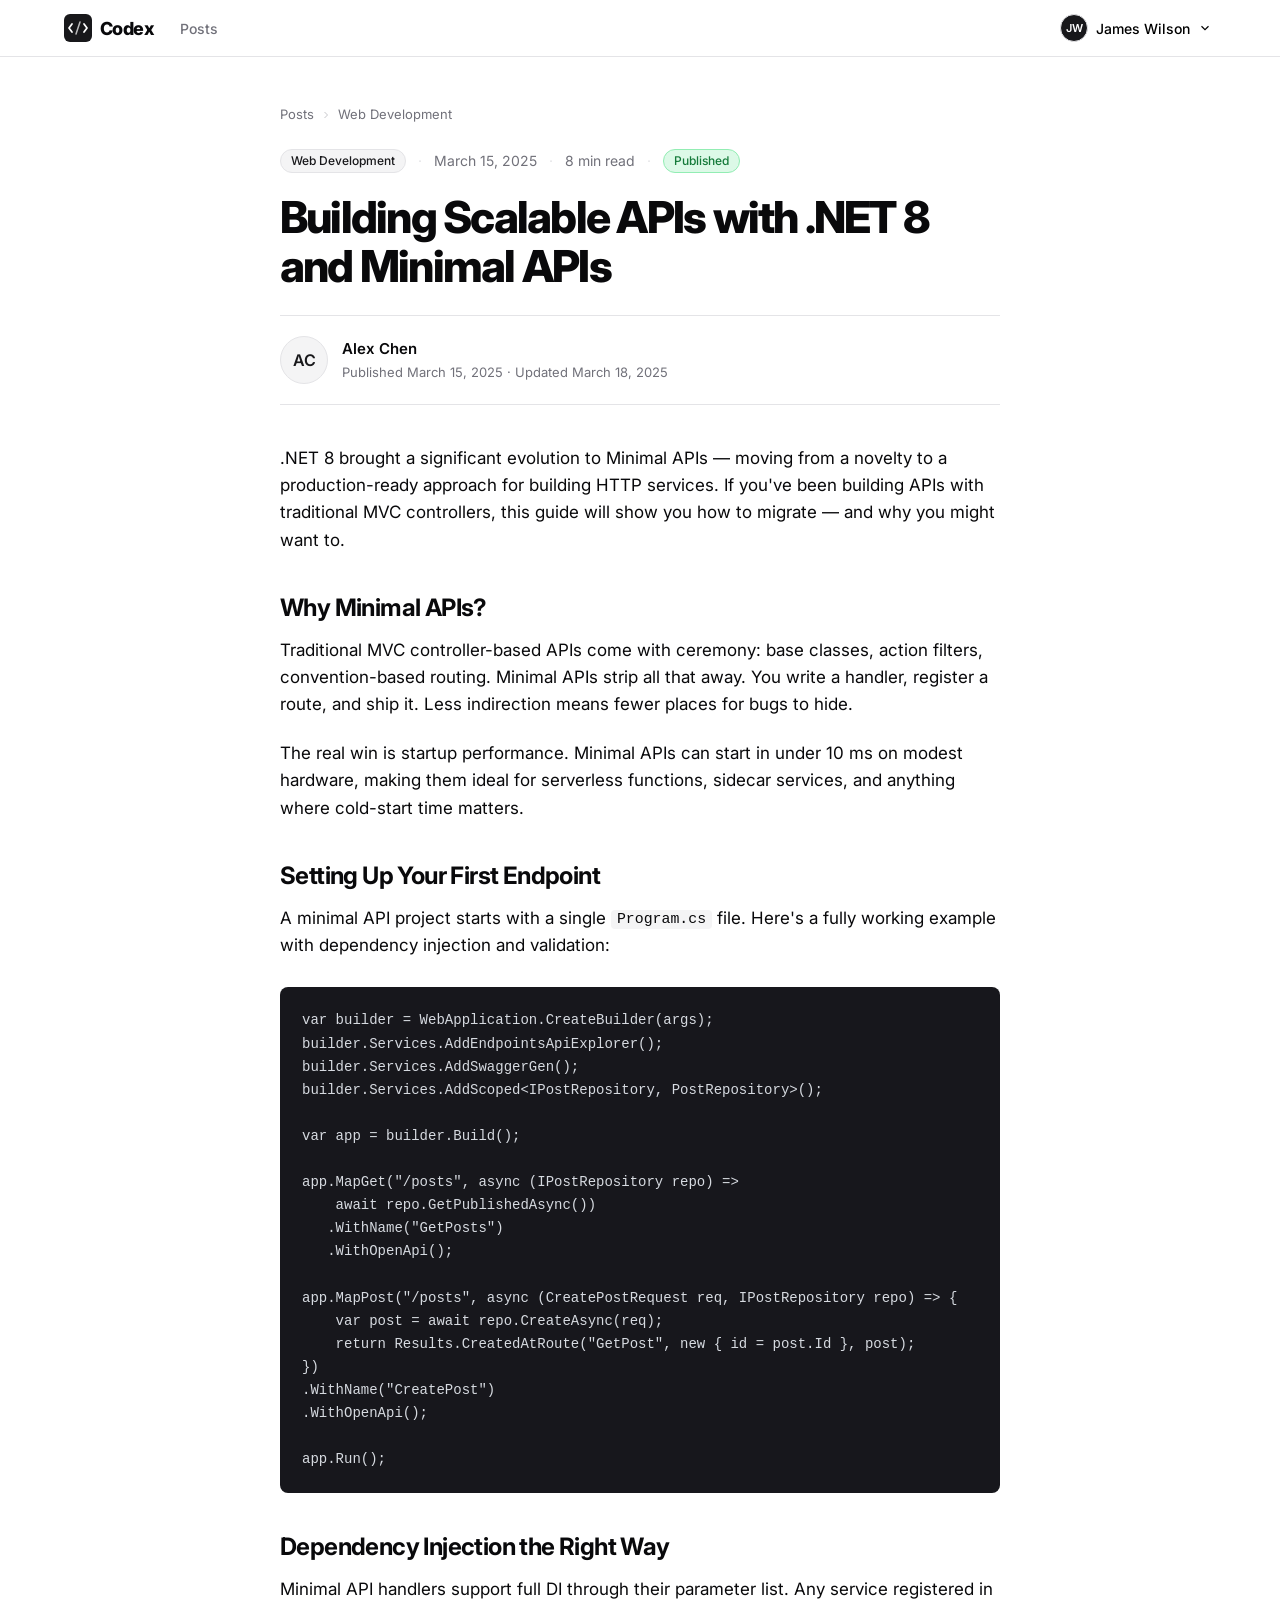
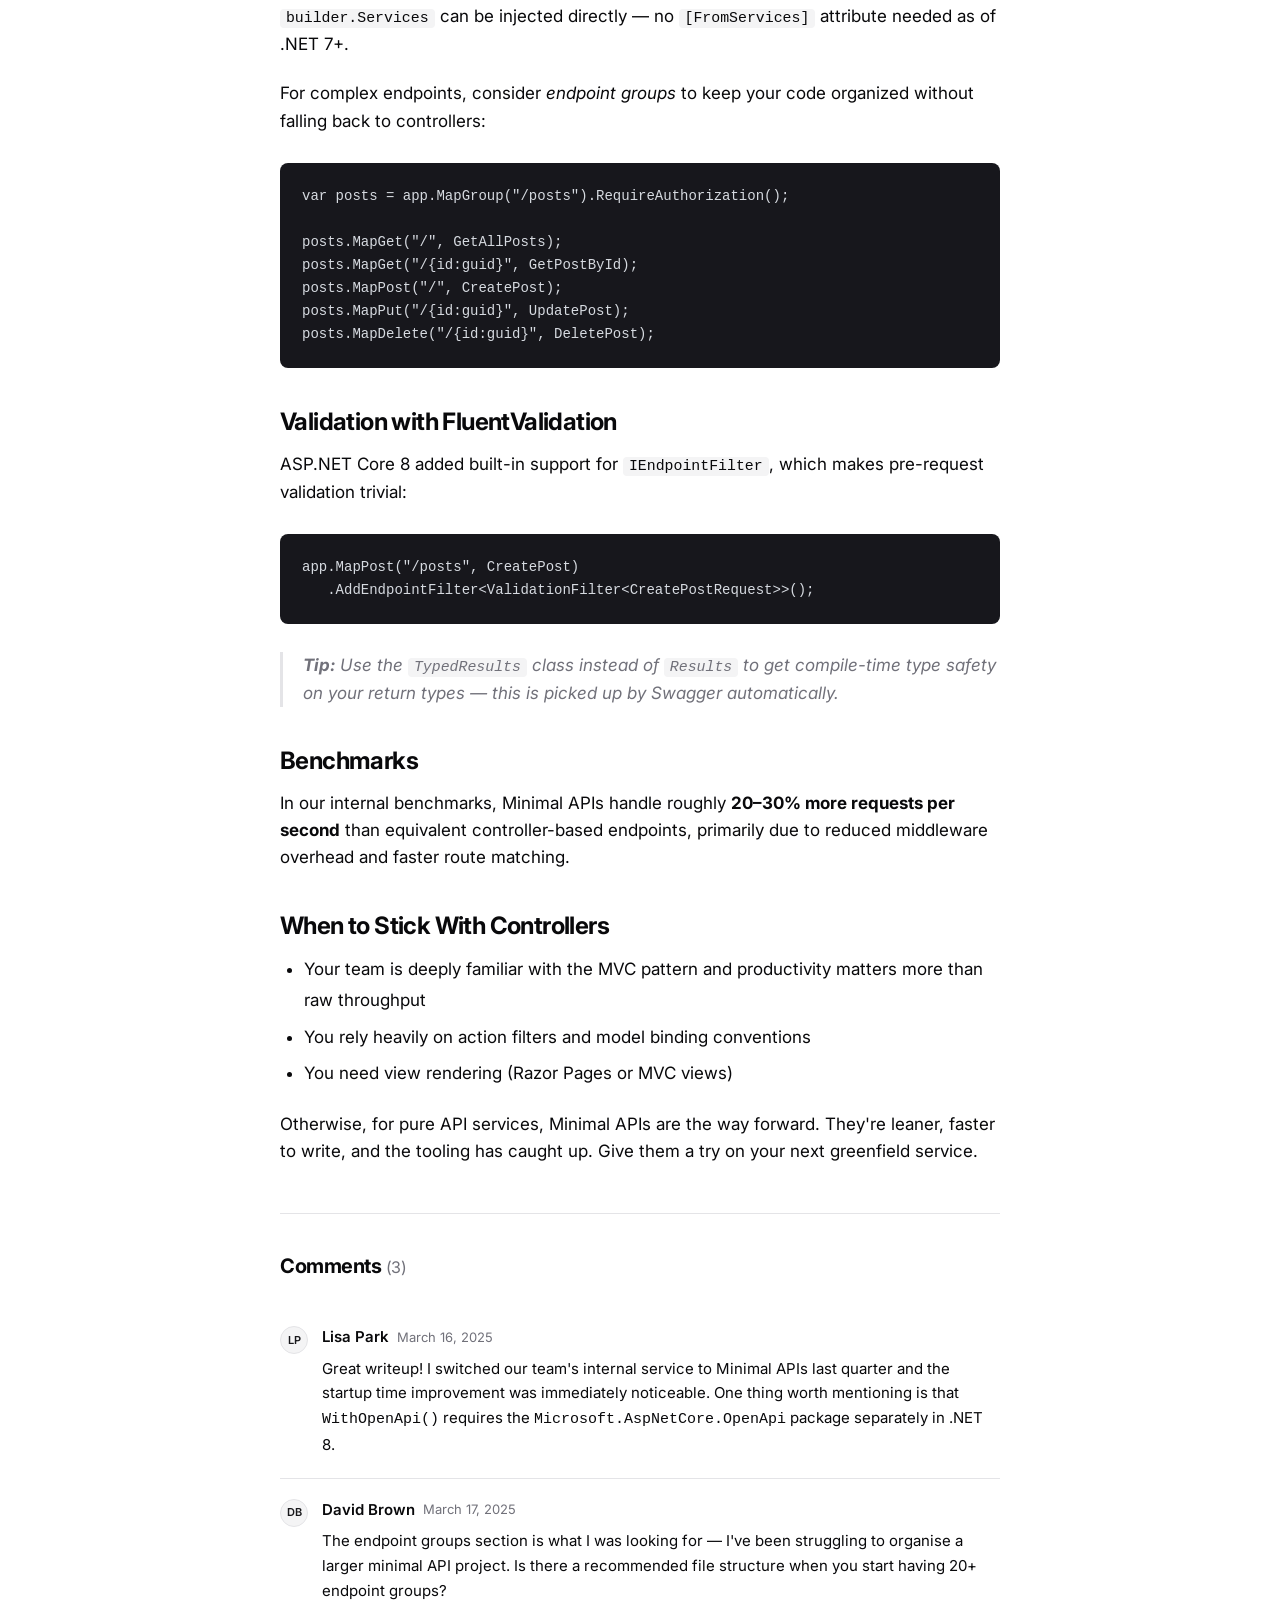
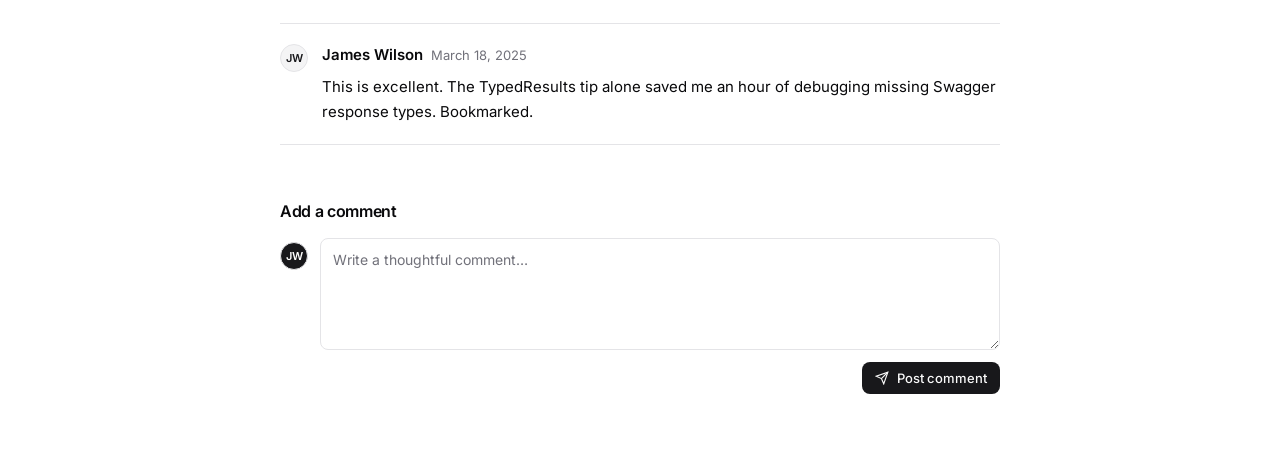
<file: design/post.html>
<!DOCTYPE html>
<html lang="en">

<head>
    <meta charset="UTF-8">
    <meta name="viewport" content="width=device-width, initial-scale=1.0">
    <title>Building Scalable APIs with .NET 8 — Codex</title>
    <link rel="stylesheet" href="./styles.css">
</head>

<body>

    <!-- ── Navigation (reader logged in) ─────────────────────── -->
    <header class="nav-header">
        <div class="container nav-container">
            <a href="./index.html" class="nav-brand">
                <svg class="nav-logo" viewBox="0 0 28 28" fill="none">
                    <rect width="28" height="28" rx="6" fill="hsl(240,5.9%,10%)" />
                    <path d="M8 10l-3 4 3 4" stroke="white" stroke-width="1.75" stroke-linecap="round"
                        stroke-linejoin="round" />
                    <path d="M20 10l3 4-3 4" stroke="white" stroke-width="1.75" stroke-linecap="round"
                        stroke-linejoin="round" />
                    <path d="M16 8l-4 12" stroke="white" stroke-width="1.5" stroke-linecap="round" opacity=".7" />
                </svg>
                Codex
            </a>
            <nav class="nav-links">
                <a href="./index.html" class="nav-link">Posts</a>
            </nav>
            <div class="nav-actions">
                <!-- Logged in as reader: James Wilson -->
                <div class="dropdown" id="userDropdown">
                    <button class="flex items-center gap-2"
                        style="background:none;border:none;cursor:pointer;padding:0.25rem"
                        onclick="toggleDropdown('userDropdown')">
                        <div class="avatar avatar-sm" style="background:hsl(240,5.9%,10%);color:white">JW</div>
                        <span class="text-sm font-medium"
                            style="max-width:100px;overflow:hidden;text-overflow:ellipsis;white-space:nowrap">James
                            Wilson</span>
                        <svg width="14" height="14" viewBox="0 0 24 24" fill="none" stroke="currentColor"
                            stroke-width="2">
                            <path d="m6 9 6 6 6-6" />
                        </svg>
                    </button>
                    <div class="dropdown-content">
                        <div class="dropdown-label">James Wilson</div>
                        <div class="dropdown-sep"></div>
                        <a href="#" class="dropdown-item">
                            <svg width="14" height="14" viewBox="0 0 24 24" fill="none" stroke="currentColor"
                                stroke-width="2">
                                <path d="M19 21v-2a4 4 0 0 0-4-4H9a4 4 0 0 0-4 4v2" />
                                <circle cx="12" cy="7" r="4" />
                            </svg>
                            Profile
                        </a>
                        <div class="dropdown-sep"></div>
                        <a href="./auth.html" class="dropdown-item destructive">
                            <svg width="14" height="14" viewBox="0 0 24 24" fill="none" stroke="currentColor"
                                stroke-width="2">
                                <path d="M9 21H5a2 2 0 0 1-2-2V5a2 2 0 0 1 2-2h4" />
                                <polyline points="16 17 21 12 16 7" />
                                <line x1="21" y1="12" x2="9" y2="12" />
                            </svg>
                            Sign out
                        </a>
                    </div>
                </div>
            </div>
        </div>
    </header>

    <!-- ── Post content ───────────────────────────────────────── -->
    <main class="container container-md">
        <div class="post-detail-wrap">

            <!-- Breadcrumb -->
            <nav class="breadcrumb" style="margin-bottom:1.5rem">
                <a href="./index.html">Posts</a>
                <span class="breadcrumb-sep">
                    <svg width="12" height="12" viewBox="0 0 24 24" fill="none" stroke="currentColor" stroke-width="2">
                        <path d="m9 18 6-6-6-6" />
                    </svg>
                </span>
                <span>Web Development</span>
            </nav>

            <!-- Meta bar -->
            <div class="post-meta-bar">
                <span class="badge badge-secondary">Web Development</span>
                <span class="post-meta-sep">·</span>
                <span>March 15, 2025</span>
                <span class="post-meta-sep">·</span>
                <span>8 min read</span>
                <span class="post-meta-sep">·</span>
                <span class="badge badge-success">Published</span>
            </div>

            <!-- Title -->
            <h1 class="post-title">Building Scalable APIs with .NET 8 and Minimal APIs</h1>

            <!-- Author bar -->
            <div class="post-author-bar">
                <div class="avatar avatar-lg">AC</div>
                <div class="post-author-info">
                    <span class="post-author-name">Alex Chen</span>
                    <span class="post-author-date">Published March 15, 2025 · Updated March 18, 2025</span>
                </div>
            </div>

            <!-- Body -->
            <article class="post-body">
                <p>
                    .NET 8 brought a significant evolution to Minimal APIs — moving from a novelty to a
                    production-ready approach for building HTTP services. If you've been building APIs with
                    traditional MVC controllers, this guide will show you how to migrate — and why you might
                    want to.
                </p>

                <h2>Why Minimal APIs?</h2>
                <p>
                    Traditional MVC controller-based APIs come with ceremony: base classes, action filters,
                    convention-based routing. Minimal APIs strip all that away. You write a handler, register a
                    route, and ship it. Less indirection means fewer places for bugs to hide.
                </p>
                <p>
                    The real win is startup performance. Minimal APIs can start in under 10 ms on modest
                    hardware, making them ideal for serverless functions, sidecar services, and anything where
                    cold-start time matters.
                </p>

                <h2>Setting Up Your First Endpoint</h2>
                <p>
                    A minimal API project starts with a single <code>Program.cs</code> file. Here's a fully
                    working example with dependency injection and validation:
                </p>
                <pre><code>var builder = WebApplication.CreateBuilder(args);
builder.Services.AddEndpointsApiExplorer();
builder.Services.AddSwaggerGen();
builder.Services.AddScoped&lt;IPostRepository, PostRepository&gt;();

var app = builder.Build();

app.MapGet("/posts", async (IPostRepository repo) =&gt;
    await repo.GetPublishedAsync())
   .WithName("GetPosts")
   .WithOpenApi();

app.MapPost("/posts", async (CreatePostRequest req, IPostRepository repo) =&gt; {
    var post = await repo.CreateAsync(req);
    return Results.CreatedAtRoute("GetPost", new { id = post.Id }, post);
})
.WithName("CreatePost")
.WithOpenApi();

app.Run();</code></pre>

                <h2>Dependency Injection the Right Way</h2>
                <p>
                    Minimal API handlers support full DI through their parameter list. Any service registered in
                    <code>builder.Services</code> can be injected directly — no <code>[FromServices]</code>
                    attribute needed as of .NET 7+.
                </p>
                <p>
                    For complex endpoints, consider <em>endpoint groups</em> to keep your code organized without
                    falling back to controllers:
                </p>
                <pre><code>var posts = app.MapGroup("/posts").RequireAuthorization();

posts.MapGet("/", GetAllPosts);
posts.MapGet("/{id:guid}", GetPostById);
posts.MapPost("/", CreatePost);
posts.MapPut("/{id:guid}", UpdatePost);
posts.MapDelete("/{id:guid}", DeletePost);</code></pre>

                <h2>Validation with FluentValidation</h2>
                <p>
                    ASP.NET Core 8 added built-in support for <code>IEndpointFilter</code>, which makes
                    pre-request validation trivial:
                </p>
                <pre><code>app.MapPost("/posts", CreatePost)
   .AddEndpointFilter&lt;ValidationFilter&lt;CreatePostRequest&gt;&gt;();</code></pre>

                <blockquote>
                    <p>
                        <strong>Tip:</strong> Use the <code>TypedResults</code> class instead of <code>Results</code>
                        to get compile-time type safety on your return types — this is picked up by Swagger
                        automatically.
                    </p>
                </blockquote>

                <h2>Benchmarks</h2>
                <p>
                    In our internal benchmarks, Minimal APIs handle roughly <strong>20–30% more requests per
                        second</strong> than equivalent controller-based endpoints, primarily due to reduced
                    middleware overhead and faster route matching.
                </p>

                <h2>When to Stick With Controllers</h2>
                <ul>
                    <li>Your team is deeply familiar with the MVC pattern and productivity matters more than raw
                        throughput</li>
                    <li>You rely heavily on action filters and model binding conventions</li>
                    <li>You need view rendering (Razor Pages or MVC views)</li>
                </ul>

                <p>
                    Otherwise, for pure API services, Minimal APIs are the way forward. They're leaner, faster to
                    write, and the tooling has caught up. Give them a try on your next greenfield service.
                </p>
            </article>

            <!-- ── Comments ─────────────────────────────────────────── -->
            <section class="comments-section">
                <h2 class="comments-title">Comments <span
                        style="color:var(--muted-foreground);font-weight:400;font-size:1rem">(3)</span></h2>

                <!-- Comment 1 -->
                <div class="comment">
                    <div class="avatar avatar-sm">LP</div>
                    <div class="comment-content">
                        <div class="comment-header">
                            <span class="comment-author">Lisa Park</span>
                            <span class="comment-date">March 16, 2025</span>
                        </div>
                        <p class="comment-text">
                            Great writeup! I switched our team's internal service to Minimal APIs last quarter and the
                            startup time improvement was immediately noticeable. One thing worth mentioning is that
                            <code>WithOpenApi()</code> requires the <code>Microsoft.AspNetCore.OpenApi</code> package
                            separately in .NET 8.
                        </p>
                    </div>
                </div>

                <!-- Comment 2 -->
                <div class="comment">
                    <div class="avatar avatar-sm">DB</div>
                    <div class="comment-content">
                        <div class="comment-header">
                            <span class="comment-author">David Brown</span>
                            <span class="comment-date">March 17, 2025</span>
                        </div>
                        <p class="comment-text">
                            The endpoint groups section is what I was looking for — I've been struggling to organise a
                            larger minimal API project. Is there a recommended file structure when you start having
                            20+ endpoint groups?
                        </p>
                    </div>
                </div>

                <!-- Comment 3 -->
                <div class="comment">
                    <div class="avatar avatar-sm">JW</div>
                    <div class="comment-content">
                        <div class="comment-header">
                            <span class="comment-author">James Wilson</span>
                            <span class="comment-date">March 18, 2025</span>
                        </div>
                        <p class="comment-text">
                            This is excellent. The TypedResults tip alone saved me an hour of debugging missing Swagger
                            response types. Bookmarked.
                        </p>
                    </div>
                </div>

                <!-- ── Comment form (reader logged in) ───────────────── -->
                <div class="comment-form" style="border-top:none;padding-top:1.5rem">
                    <h3>Add a comment</h3>
                    <div class="flex gap-3 items-start">
                        <div class="avatar avatar-sm"
                            style="margin-top:0.25rem;background:hsl(240,5.9%,10%);color:white">JW</div>
                        <div style="flex:1;display:flex;flex-direction:column;gap:0.75rem">
                            <textarea class="textarea" placeholder="Write a thoughtful comment…" rows="4"
                                id="commentInput" style="min-height:100px"></textarea>
                            <div class="flex justify-end">
                                <button class="btn btn-default btn-sm" onclick="submitComment()">
                                    <svg width="14" height="14" viewBox="0 0 24 24" fill="none" stroke="currentColor"
                                        stroke-width="2">
                                        <path d="m22 2-7 20-4-9-9-4Z" />
                                        <path d="M22 2 11 13" />
                                    </svg>
                                    Post comment
                                </button>
                            </div>
                        </div>
                    </div>
                </div>

            </section>
        </div><!-- /post-detail-wrap -->
    </main>

    <!-- ── Toast container ───────────────────────────────────── -->
    <div id="toast-container"></div>

    <script>
        function toggleDropdown(id) {
            const el = document.getElementById(id);
            const isOpen = el.classList.contains('open');
            document.querySelectorAll('.dropdown.open').forEach(d => d.classList.remove('open'));
            if (!isOpen) el.classList.add('open');
        }

        document.addEventListener('click', e => {
            if (!e.target.closest('.dropdown')) {
                document.querySelectorAll('.dropdown.open').forEach(d => d.classList.remove('open'));
            }
        });

        function showToast(msg, type) {
            const c = document.getElementById('toast-container');
            const t = document.createElement('div');
            t.className = 'toast' + (type ? ' toast-' + type : '');
            t.innerHTML = `
      <svg width="16" height="16" viewBox="0 0 24 24" fill="none" stroke="currentColor" stroke-width="2"><polyline points="20 6 9 17 4 12"/></svg>
      ${msg}
    `;
            c.appendChild(t);
            setTimeout(() => t.remove(), 3500);
        }

        function submitComment() {
            const input = document.getElementById('commentInput');
            if (!input.value.trim()) return;
            showToast('Comment posted!', 'success');
            input.value = '';
        }
    </script>
</body>

</html>
</file>
<file: design/styles.css>
/* ============================================================
   CODEX — Design System  (shadcn/ui inspired, vanilla CSS)
   ============================================================ */

@import url('https://fonts.googleapis.com/css2?family=Inter:wght@300;400;500;600;700;800&display=swap');

/* ─── Reset ──────────────────────────────────────────────── */
*,
*::before,
*::after {
    box-sizing: border-box;
    margin: 0;
    padding: 0;
}

html {
    font-size: 16px;
    -webkit-font-smoothing: antialiased;
}

img,
svg {
    display: block;
}

button {
    font-family: inherit;
    cursor: pointer;
}

a {
    text-decoration: none;
    color: inherit;
}

/* ─── Design Tokens ──────────────────────────────────────── */
:root {
    --background: hsl(0, 0%, 100%);
    --foreground: hsl(240, 10%, 3.9%);
    --card: hsl(0, 0%, 100%);
    --card-foreground: hsl(240, 10%, 3.9%);
    --popover: hsl(0, 0%, 100%);
    --popover-foreground: hsl(240, 10%, 3.9%);
    --primary: hsl(240, 5.9%, 10%);
    --primary-foreground: hsl(0, 0%, 98%);
    --secondary: hsl(240, 4.8%, 95.9%);
    --secondary-foreground: hsl(240, 5.9%, 10%);
    --muted: hsl(240, 4.8%, 95.9%);
    --muted-foreground: hsl(240, 3.8%, 46.1%);
    --accent: hsl(240, 4.8%, 95.9%);
    --accent-foreground: hsl(240, 5.9%, 10%);
    --destructive: hsl(0, 84.2%, 60.2%);
    --destructive-foreground: hsl(0, 0%, 98%);
    --success: hsl(142, 71%, 45%);
    --border: hsl(240, 5.9%, 90%);
    --input: hsl(240, 5.9%, 90%);
    --ring: hsl(240, 5.9%, 10%);
    --radius: 0.5rem;
    --font-sans: 'Inter', -apple-system, BlinkMacSystemFont, 'Segoe UI', system-ui, sans-serif;
    --font-mono: 'Fira Code', 'Cascadia Code', Consolas, 'Courier New', monospace;
}

/* ─── Base ───────────────────────────────────────────────── */
body {
    font-family: var(--font-sans);
    background: var(--background);
    color: var(--foreground);
    line-height: 1.5;
    min-height: 100vh;
}

/* ─── Typography ─────────────────────────────────────────── */
h1 {
    font-size: 2.25rem;
    font-weight: 800;
    line-height: 1.15;
    letter-spacing: -0.04em;
}

h2 {
    font-size: 1.875rem;
    font-weight: 700;
    line-height: 1.2;
    letter-spacing: -0.025em;
}

h3 {
    font-size: 1.5rem;
    font-weight: 600;
    line-height: 1.3;
    letter-spacing: -0.02em;
}

h4 {
    font-size: 1.25rem;
    font-weight: 600;
    line-height: 1.35;
}

h5 {
    font-size: 1.125rem;
    font-weight: 600;
    line-height: 1.4;
}

h6 {
    font-size: 1rem;
    font-weight: 600;
    line-height: 1.5;
}

p {
    line-height: 1.6;
}

/* ─── Layout ─────────────────────────────────────────────── */
.container {
    width: 100%;
    max-width: 1200px;
    margin: 0 auto;
    padding: 0 1.5rem;
}

.container-md {
    max-width: 860px;
}

.container-sm {
    max-width: 600px;
}

/* ─────────────────────────────────────────────────────────── */
/*  BUTTON                                                      */
/* ─────────────────────────────────────────────────────────── */
.btn {
    display: inline-flex;
    align-items: center;
    justify-content: center;
    gap: 0.5rem;
    white-space: nowrap;
    font-size: 0.875rem;
    font-weight: 500;
    font-family: var(--font-sans);
    border-radius: var(--radius);
    border: 1px solid transparent;
    height: 2.5rem;
    padding: 0 1rem;
    transition: background 120ms, color 120ms, border-color 120ms, box-shadow 120ms;
    cursor: pointer;
    outline: none;
}

.btn:focus-visible {
    box-shadow: 0 0 0 2px var(--background), 0 0 0 4px var(--ring);
}

.btn:disabled {
    opacity: 0.5;
    pointer-events: none;
}

.btn svg {
    flex-shrink: 0;
}

.btn-default {
    background: var(--primary);
    color: var(--primary-foreground);
}

.btn-default:hover {
    background: hsl(240, 5.9%, 18%);
}

.btn-secondary {
    background: var(--secondary);
    color: var(--secondary-foreground);
}

.btn-secondary:hover {
    background: hsl(240, 4.8%, 88%);
}

.btn-outline {
    background: transparent;
    border-color: var(--border);
    color: var(--foreground);
}

.btn-outline:hover {
    background: var(--accent);
}

.btn-ghost {
    background: transparent;
    color: var(--foreground);
}

.btn-ghost:hover {
    background: var(--accent);
}

.btn-destructive {
    background: var(--destructive);
    color: var(--destructive-foreground);
}

.btn-destructive:hover {
    background: hsl(0, 84.2%, 52%);
}

.btn-success {
    background: var(--success);
    color: #fff;
}

.btn-success:hover {
    background: hsl(142, 71%, 38%);
}

.btn-sm {
    height: 2rem;
    padding: 0 0.75rem;
    font-size: 0.8125rem;
}

.btn-lg {
    height: 3rem;
    padding: 0 2rem;
    font-size: 1rem;
}

.btn-icon {
    width: 2.5rem;
    padding: 0;
}

.btn-icon.btn-sm {
    width: 2rem;
    height: 2rem;
}

/* ─────────────────────────────────────────────────────────── */
/*  CARD                                                        */
/* ─────────────────────────────────────────────────────────── */
.card {
    background: var(--card);
    color: var(--card-foreground);
    border: 1px solid var(--border);
    border-radius: calc(var(--radius) + 2px);
}

.card-header {
    padding: 1.5rem;
    display: flex;
    flex-direction: column;
    gap: 0.375rem;
}

.card-title {
    font-size: 1.125rem;
    font-weight: 600;
    letter-spacing: -0.015em;
}

.card-description {
    font-size: 0.875rem;
    color: var(--muted-foreground);
}

.card-content {
    padding: 1.5rem;
    padding-top: 0;
}

.card-footer {
    padding: 1.5rem;
    padding-top: 0;
    display: flex;
    align-items: center;
}

/* ─────────────────────────────────────────────────────────── */
/*  FORM ELEMENTS                                               */
/* ─────────────────────────────────────────────────────────── */
.label {
    display: block;
    font-size: 0.875rem;
    font-weight: 500;
    margin-bottom: 0.375rem;
    color: var(--foreground);
}

.input {
    width: 100%;
    height: 2.5rem;
    padding: 0 0.75rem;
    border: 1px solid var(--input);
    border-radius: var(--radius);
    background: var(--background);
    font-size: 0.875rem;
    font-family: var(--font-sans);
    color: var(--foreground);
    outline: none;
    transition: border-color 120ms, box-shadow 120ms;
}

.input::placeholder {
    color: var(--muted-foreground);
}

.input:focus {
    border-color: var(--ring);
    box-shadow: 0 0 0 2px hsla(240, 10%, 3.9%, .06);
}

.input:disabled {
    opacity: 0.5;
    background: var(--muted);
    cursor: not-allowed;
}

.textarea {
    width: 100%;
    min-height: 90px;
    padding: 0.625rem 0.75rem;
    border: 1px solid var(--input);
    border-radius: var(--radius);
    background: var(--background);
    font-size: 0.875rem;
    font-family: var(--font-sans);
    color: var(--foreground);
    outline: none;
    resize: vertical;
    line-height: 1.6;
    transition: border-color 120ms, box-shadow 120ms;
}

.textarea::placeholder {
    color: var(--muted-foreground);
}

.textarea:focus {
    border-color: var(--ring);
    box-shadow: 0 0 0 2px hsla(240, 10%, 3.9%, .06);
}

.select {
    width: 100%;
    height: 2.5rem;
    padding: 0 2.25rem 0 0.75rem;
    border: 1px solid var(--input);
    border-radius: var(--radius);
    background: var(--background);
    font-size: 0.875rem;
    font-family: var(--font-sans);
    color: var(--foreground);
    appearance: none;
    background-image: url("data:image/svg+xml,%3Csvg xmlns='http://www.w3.org/2000/svg' width='14' height='14' viewBox='0 0 24 24' fill='none' stroke='%2371717a' stroke-width='2' stroke-linecap='round' stroke-linejoin='round'%3E%3Cpath d='m6 9 6 6 6-6'/%3E%3C/svg%3E");
    background-repeat: no-repeat;
    background-position: right 0.625rem center;
    cursor: pointer;
    outline: none;
    transition: border-color 120ms;
}

.select:focus {
    border-color: var(--ring);
    box-shadow: 0 0 0 2px hsla(240, 10%, 3.9%, .06);
}

.form-group {
    display: flex;
    flex-direction: column;
    gap: 0.375rem;
}

.form-description {
    font-size: 0.8125rem;
    color: var(--muted-foreground);
}

.form-error {
    font-size: 0.8125rem;
    color: var(--destructive);
}

/* ─────────────────────────────────────────────────────────── */
/*  BADGE                                                       */
/* ─────────────────────────────────────────────────────────── */
.badge {
    display: inline-flex;
    align-items: center;
    border-radius: 9999px;
    padding: 0.125rem 0.625rem;
    font-size: 0.75rem;
    font-weight: 500;
    white-space: nowrap;
    border: 1px solid transparent;
}

.badge-default {
    background: var(--primary);
    color: var(--primary-foreground);
}

.badge-secondary {
    background: var(--secondary);
    color: var(--secondary-foreground);
    border-color: var(--border);
}

.badge-outline {
    background: transparent;
    border-color: var(--border);
    color: var(--foreground);
}

.badge-destructive {
    background: hsl(0, 84%, 95%);
    color: var(--destructive);
    border-color: hsl(0, 84%, 85%);
}

.badge-success {
    background: hsl(142, 71%, 92%);
    color: hsl(142, 71%, 28%);
    border-color: hsl(142, 71%, 75%);
}

.badge-warning {
    background: hsl(38, 100%, 93%);
    color: hsl(38, 92%, 35%);
    border-color: hsl(38, 100%, 75%);
}

/* ─────────────────────────────────────────────────────────── */
/*  TABLE                                                       */
/* ─────────────────────────────────────────────────────────── */
.table-container {
    width: 100%;
    overflow-x: auto;
    border-radius: var(--radius);
    border: 1px solid var(--border);
}

table.table {
    width: 100%;
    border-collapse: collapse;
    font-size: 0.875rem;
}

table.table thead {
    background: var(--muted);
}

table.table thead tr th {
    height: 2.75rem;
    padding: 0 1rem;
    text-align: left;
    vertical-align: middle;
    font-weight: 500;
    color: var(--muted-foreground);
    white-space: nowrap;
    font-size: 0.8125rem;
    border-bottom: 1px solid var(--border);
}

table.table tbody tr {
    border-bottom: 1px solid var(--border);
    transition: background 100ms;
}

table.table tbody tr:last-child {
    border-bottom: none;
}

table.table tbody tr:hover {
    background: var(--muted);
}

table.table tbody td {
    padding: 0.875rem 1rem;
    vertical-align: middle;
}

/* ─────────────────────────────────────────────────────────── */
/*  SEPARATOR                                                   */
/* ─────────────────────────────────────────────────────────── */
.separator {
    height: 1px;
    background: var(--border);
}

.separator-v {
    width: 1px;
    background: var(--border);
    align-self: stretch;
}

/* ─────────────────────────────────────────────────────────── */
/*  DIALOG / MODAL                                              */
/* ─────────────────────────────────────────────────────────── */
.dialog-overlay {
    position: fixed;
    inset: 0;
    background: rgba(0, 0, 0, .45);
    display: flex;
    align-items: center;
    justify-content: center;
    z-index: 100;
    padding: 1rem;
    opacity: 0;
    pointer-events: none;
    transition: opacity 180ms;
}

.dialog-overlay.open {
    opacity: 1;
    pointer-events: all;
}

.dialog {
    background: var(--background);
    border-radius: calc(var(--radius) + 4px);
    border: 1px solid var(--border);
    box-shadow: 0 24px 64px rgba(0, 0, 0, .18);
    width: 100%;
    max-width: 480px;
    transform: scale(.96) translateY(-10px);
    transition: transform 180ms;
}

.dialog-overlay.open .dialog {
    transform: scale(1) translateY(0);
}

.dialog-header {
    padding: 1.5rem;
    border-bottom: 1px solid var(--border);
    display: flex;
    align-items: flex-start;
    justify-content: space-between;
    gap: 1rem;
}

.dialog-title {
    font-size: 1.0625rem;
    font-weight: 600;
}

.dialog-description {
    font-size: 0.875rem;
    color: var(--muted-foreground);
    margin-top: 0.25rem;
}

.dialog-body {
    padding: 1.5rem;
    display: flex;
    flex-direction: column;
    gap: 1rem;
}

.dialog-footer {
    padding: 1.5rem;
    border-top: 1px solid var(--border);
    display: flex;
    justify-content: flex-end;
    gap: 0.5rem;
}

.dialog-close {
    background: none;
    border: none;
    color: var(--muted-foreground);
    cursor: pointer;
    border-radius: var(--radius);
    padding: 0.25rem;
    transition: color 120ms, background 120ms;
}

.dialog-close:hover {
    color: var(--foreground);
    background: var(--accent);
}

/* ─────────────────────────────────────────────────────────── */
/*  DROPDOWN                                                    */
/* ─────────────────────────────────────────────────────────── */
.dropdown {
    position: relative;
    display: inline-block;
}

.dropdown-content {
    position: absolute;
    top: calc(100% + 6px);
    right: 0;
    background: var(--popover);
    border: 1px solid var(--border);
    border-radius: var(--radius);
    box-shadow: 0 8px 30px rgba(0, 0, 0, .12);
    min-width: 180px;
    z-index: 50;
    padding: 0.25rem;
    display: none;
}

.dropdown-content.align-left {
    right: auto;
    left: 0;
}

.dropdown.open .dropdown-content {
    display: block;
}

.dropdown-item {
    display: flex;
    align-items: center;
    gap: 0.625rem;
    padding: 0.5rem 0.75rem;
    font-size: 0.875rem;
    color: var(--foreground);
    border-radius: calc(var(--radius) - 2px);
    cursor: pointer;
    transition: background 100ms;
    border: none;
    background: none;
    width: 100%;
    text-align: left;
}

.dropdown-item:hover {
    background: var(--accent);
}

.dropdown-item.destructive {
    color: var(--destructive);
}

.dropdown-item.destructive:hover {
    background: hsl(0, 100%, 97%);
}

.dropdown-sep {
    height: 1px;
    background: var(--border);
    margin: 0.25rem -0.25rem;
}

.dropdown-label {
    padding: 0.375rem 0.75rem;
    font-size: 0.75rem;
    font-weight: 500;
    color: var(--muted-foreground);
}

/* ─────────────────────────────────────────────────────────── */
/*  TABS                                                        */
/* ─────────────────────────────────────────────────────────── */
.tabs-list {
    display: inline-flex;
    align-items: center;
    background: var(--muted);
    border-radius: var(--radius);
    padding: 0.25rem;
    gap: 0.125rem;
}

.tabs-trigger {
    display: inline-flex;
    align-items: center;
    justify-content: center;
    padding: 0.375rem 0.875rem;
    font-size: 0.875rem;
    font-weight: 500;
    border-radius: calc(var(--radius) - 2px);
    border: none;
    background: transparent;
    color: var(--muted-foreground);
    cursor: pointer;
    transition: all 120ms;
    white-space: nowrap;
}

.tabs-trigger:hover {
    color: var(--foreground);
}

.tabs-trigger.active {
    background: var(--background);
    color: var(--foreground);
    box-shadow: 0 1px 4px rgba(0, 0, 0, .1);
}

.tab-panel {
    display: none;
}

.tab-panel.active {
    display: block;
}

/* ─────────────────────────────────────────────────────────── */
/*  AVATAR                                                      */
/* ─────────────────────────────────────────────────────────── */
.avatar {
    width: 2rem;
    height: 2rem;
    border-radius: 9999px;
    background: var(--secondary);
    border: 1px solid var(--border);
    display: flex;
    align-items: center;
    justify-content: center;
    font-size: 0.75rem;
    font-weight: 600;
    color: var(--secondary-foreground);
    flex-shrink: 0;
    overflow: hidden;
}

.avatar-xs {
    width: 1.5rem;
    height: 1.5rem;
    font-size: 0.625rem;
}

.avatar-sm {
    width: 1.75rem;
    height: 1.75rem;
    font-size: 0.6875rem;
}

.avatar-lg {
    width: 3rem;
    height: 3rem;
    font-size: 1rem;
}

.avatar-xl {
    width: 4rem;
    height: 4rem;
    font-size: 1.25rem;
}

/* ─────────────────────────────────────────────────────────── */
/*  PAGINATION                                                  */
/* ─────────────────────────────────────────────────────────── */
.pagination {
    display: flex;
    align-items: center;
    justify-content: center;
    gap: 0.375rem;
}

.pg-btn {
    display: inline-flex;
    align-items: center;
    justify-content: center;
    min-width: 2rem;
    height: 2rem;
    padding: 0 0.375rem;
    border-radius: var(--radius);
    font-size: 0.875rem;
    font-weight: 500;
    border: 1px solid var(--border);
    background: transparent;
    color: var(--foreground);
    cursor: pointer;
    transition: background 100ms;
}

.pg-btn:hover {
    background: var(--accent);
}

.pg-btn.active {
    background: var(--primary);
    color: var(--primary-foreground);
    border-color: var(--primary);
}

.pg-btn:disabled {
    opacity: 0.4;
    pointer-events: none;
}

.pg-ellipsis {
    display: flex;
    align-items: center;
    justify-content: center;
    width: 2rem;
    height: 2rem;
    color: var(--muted-foreground);
    font-size: 0.875rem;
}

/* ─────────────────────────────────────────────────────────── */
/*  ALERT                                                       */
/* ─────────────────────────────────────────────────────────── */
.alert {
    display: flex;
    align-items: flex-start;
    gap: 0.75rem;
    padding: 1rem;
    border-radius: var(--radius);
    border: 1px solid var(--border);
}

.alert-info {
    background: hsl(214, 100%, 97%);
    border-color: hsl(214, 100%, 84%);
    color: hsl(214, 80%, 36%);
}

.alert-warning {
    background: hsl(48, 100%, 96%);
    border-color: hsl(48, 96%, 72%);
    color: hsl(32, 95%, 32%);
}

.alert-destructive {
    background: hsl(0, 100%, 97%);
    border-color: hsl(0, 91%, 84%);
    color: hsl(0, 84%, 42%);
}

.alert-success {
    background: hsl(142, 76%, 96%);
    border-color: hsl(142, 76%, 74%);
    color: hsl(142, 76%, 26%);
}

/* ─────────────────────────────────────────────────────────── */
/*  TOAST                                                       */
/* ─────────────────────────────────────────────────────────── */
#toast-container {
    position: fixed;
    bottom: 1.5rem;
    right: 1.5rem;
    z-index: 200;
    display: flex;
    flex-direction: column;
    gap: 0.5rem;
}

.toast {
    display: flex;
    align-items: center;
    gap: 0.75rem;
    padding: 0.875rem 1rem;
    background: var(--foreground);
    color: var(--background);
    border-radius: var(--radius);
    font-size: 0.875rem;
    font-weight: 500;
    min-width: 280px;
    max-width: 400px;
    box-shadow: 0 8px 24px rgba(0, 0, 0, .25);
    animation: toast-in 200ms ease;
}

.toast.toast-destructive {
    background: var(--destructive);
}

.toast.toast-success {
    background: hsl(142, 71%, 38%);
}

@keyframes toast-in {
    from {
        opacity: 0;
        transform: translateX(20px);
    }

    to {
        opacity: 1;
        transform: translateX(0);
    }
}

/* ─────────────────────────────────────────────────────────── */
/*  NAVIGATION HEADER (consumer)                               */
/* ─────────────────────────────────────────────────────────── */
.nav-header {
    border-bottom: 1px solid var(--border);
    position: sticky;
    top: 0;
    z-index: 50;
    background: rgba(255, 255, 255, .92);
    backdrop-filter: blur(10px);
    -webkit-backdrop-filter: blur(10px);
}

.nav-container {
    display: flex;
    align-items: center;
    height: 3.5rem;
    gap: 1rem;
}

.nav-brand {
    display: flex;
    align-items: center;
    gap: 0.5rem;
    font-weight: 800;
    font-size: 1.125rem;
    letter-spacing: -0.03em;
    color: var(--foreground);
    flex-shrink: 0;
}

.nav-logo {
    width: 28px;
    height: 28px;
}

.nav-links {
    display: flex;
    align-items: center;
    gap: 0.125rem;
    flex: 1;
}

.nav-link {
    font-size: 0.875rem;
    font-weight: 500;
    color: var(--muted-foreground);
    padding: 0.375rem 0.625rem;
    border-radius: var(--radius);
    transition: color 120ms, background 120ms;
}

.nav-link:hover,
.nav-link.active {
    color: var(--foreground);
}

.nav-link.active {
    background: var(--accent);
}

.nav-actions {
    display: flex;
    align-items: center;
    gap: 0.5rem;
    margin-left: auto;
    flex-shrink: 0;
}

/* ─────────────────────────────────────────────────────────── */
/*  ADMIN LAYOUT                                               */
/* ─────────────────────────────────────────────────────────── */
.admin-layout {
    display: flex;
    min-height: 100vh;
}

.sidebar {
    width: 248px;
    background: var(--background);
    border-right: 1px solid var(--border);
    display: flex;
    flex-direction: column;
    position: fixed;
    top: 0;
    left: 0;
    bottom: 0;
    z-index: 40;
}

.sidebar-header {
    height: 3.5rem;
    padding: 0 1rem;
    display: flex;
    align-items: center;
    border-bottom: 1px solid var(--border);
    flex-shrink: 0;
}

.sidebar-nav {
    flex: 1;
    padding: 0.75rem 0.5rem;
    overflow-y: auto;
    display: flex;
    flex-direction: column;
    gap: 0.125rem;
}

.sidebar-section {
    margin-top: 1rem;
}

.sidebar-section-label {
    padding: 0 0.75rem 0.375rem;
    font-size: 0.6875rem;
    font-weight: 600;
    letter-spacing: .06em;
    text-transform: uppercase;
    color: var(--muted-foreground);
}

.sidebar-item {
    display: flex;
    align-items: center;
    gap: 0.75rem;
    padding: 0.5rem 0.75rem;
    border-radius: var(--radius);
    font-size: 0.875rem;
    font-weight: 500;
    color: var(--muted-foreground);
    cursor: pointer;
    transition: background 100ms, color 100ms;
    border: none;
    background: none;
    width: 100%;
    text-align: left;
    text-decoration: none;
}

.sidebar-item svg {
    flex-shrink: 0;
}

.sidebar-item:hover {
    background: var(--accent);
    color: var(--accent-foreground);
}

.sidebar-item.active {
    background: var(--secondary);
    color: var(--foreground);
}

.sidebar-footer {
    padding: 0.75rem 0.5rem;
    border-top: 1px solid var(--border);
}

.admin-main {
    flex: 1;
    margin-left: 248px;
    display: flex;
    flex-direction: column;
    min-height: 100vh;
}

.admin-topbar {
    height: 3.5rem;
    border-bottom: 1px solid var(--border);
    padding: 0 1.5rem;
    display: flex;
    align-items: center;
    justify-content: space-between;
    background: var(--background);
    flex-shrink: 0;
}

.admin-content {
    flex: 1;
    padding: 2rem 1.5rem;
}

/* ─────────────────────────────────────────────────────────── */
/*  PAGE HEADER                                                 */
/* ─────────────────────────────────────────────────────────── */
.page-header {
    display: flex;
    align-items: flex-start;
    justify-content: space-between;
    margin-bottom: 1.5rem;
    gap: 1rem;
}

.page-header-left {
    display: flex;
    flex-direction: column;
    gap: 0.25rem;
}

.page-title {
    font-size: 1.5rem;
    font-weight: 700;
    letter-spacing: -0.025em;
}

.page-desc {
    font-size: 0.875rem;
    color: var(--muted-foreground);
}

/* ─────────────────────────────────────────────────────────── */
/*  STAT CARDS                                                  */
/* ─────────────────────────────────────────────────────────── */
.stats-grid {
    display: grid;
    grid-template-columns: repeat(4, 1fr);
    gap: 1rem;
    margin-bottom: 1.5rem;
}

.stat-card {
    padding: 1.5rem;
}

.stat-label {
    font-size: 0.8125rem;
    font-weight: 500;
    color: var(--muted-foreground);
    margin-bottom: 0.5rem;
    display: flex;
    align-items: center;
    gap: 0.5rem;
}

.stat-value {
    font-size: 2rem;
    font-weight: 700;
    letter-spacing: -0.04em;
    line-height: 1;
}

.stat-sub {
    font-size: 0.8125rem;
    color: var(--muted-foreground);
    margin-top: 0.375rem;
}

/* ─────────────────────────────────────────────────────────── */
/*  POST CARD                                                   */
/* ─────────────────────────────────────────────────────────── */
.posts-grid {
    display: grid;
    grid-template-columns: repeat(3, 1fr);
    gap: 1.25rem;
}

.post-card {
    display: flex;
    flex-direction: column;
    transition: box-shadow 200ms, transform 200ms;
    cursor: pointer;
}

.post-card:hover {
    box-shadow: 0 4px 16px rgba(0, 0, 0, .08);
    transform: translateY(-1px);
}

.post-card-body {
    padding: 1.25rem;
    flex: 1;
    display: flex;
    flex-direction: column;
    gap: 0.625rem;
}

.post-card-cat {
    display: flex;
    align-items: center;
    gap: 0.5rem;
}

.post-card-title {
    font-size: 1rem;
    font-weight: 600;
    line-height: 1.4;
    color: var(--foreground);
}

.post-card-excerpt {
    font-size: 0.875rem;
    color: var(--muted-foreground);
    line-height: 1.6;
    flex: 1;
    display: -webkit-box;
    -webkit-line-clamp: 3;
    -webkit-box-orient: vertical;
    overflow: hidden;
}

.post-card-footer {
    padding: 0.875rem 1.25rem;
    border-top: 1px solid var(--border);
    display: flex;
    align-items: center;
    justify-content: space-between;
}

.post-card-author {
    display: flex;
    align-items: center;
    gap: 0.5rem;
    font-size: 0.8125rem;
    color: var(--muted-foreground);
}

.post-card-author span {
    font-weight: 500;
    color: var(--foreground);
}

.post-card-date {
    font-size: 0.8125rem;
    color: var(--muted-foreground);
}

/* ─────────────────────────────────────────────────────────── */
/*  HERO SECTION                                                */
/* ─────────────────────────────────────────────────────────── */
.hero {
    padding: 5rem 0 3.5rem;
    text-align: center;
}

.hero h1 {
    font-size: 3.5rem;
    margin-bottom: 1rem;
}

.hero-sub {
    font-size: 1.125rem;
    color: var(--muted-foreground);
    margin-bottom: 2.5rem;
    max-width: 480px;
    margin-left: auto;
    margin-right: auto;
}

.hero-search {
    display: flex;
    gap: 0.75rem;
    max-width: 580px;
    margin: 0 auto;
}

.search-wrap {
    position: relative;
    flex: 1;
}

.search-wrap svg {
    position: absolute;
    left: 0.75rem;
    top: 50%;
    transform: translateY(-50%);
    color: var(--muted-foreground);
    pointer-events: none;
}

.search-wrap .input {
    padding-left: 2.25rem;
}

/* ─────────────────────────────────────────────────────────── */
/*  CATEGORY FILTER PILLS                                       */
/* ─────────────────────────────────────────────────────────── */
.cat-filter {
    display: flex;
    align-items: center;
    gap: 0.5rem;
    flex-wrap: wrap;
    margin-bottom: 2rem;
}

.cat-pill {
    display: inline-flex;
    align-items: center;
    padding: 0.3125rem 0.875rem;
    border-radius: 9999px;
    font-size: 0.8125rem;
    font-weight: 500;
    border: 1px solid var(--border);
    background: transparent;
    color: var(--muted-foreground);
    cursor: pointer;
    transition: all 120ms;
}

.cat-pill:hover {
    background: var(--accent);
    color: var(--accent-foreground);
    border-color: var(--border);
}

.cat-pill.active {
    background: var(--primary);
    color: var(--primary-foreground);
    border-color: var(--primary);
}

/* ─────────────────────────────────────────────────────────── */
/*  POST DETAIL                                                 */
/* ─────────────────────────────────────────────────────────── */
.post-detail-wrap {
    max-width: 720px;
    margin: 0 auto;
    padding: 3rem 0 5rem;
}

.post-meta-bar {
    display: flex;
    align-items: center;
    gap: 0.75rem;
    flex-wrap: wrap;
    margin-bottom: 1.25rem;
    font-size: 0.875rem;
    color: var(--muted-foreground);
}

.post-meta-sep {
    color: var(--border);
}

.post-title {
    font-size: 2.75rem;
    font-weight: 800;
    letter-spacing: -0.04em;
    line-height: 1.12;
    margin-bottom: 1.5rem;
}

.post-author-bar {
    display: flex;
    align-items: center;
    gap: 0.875rem;
    padding: 1.25rem 0;
    border-top: 1px solid var(--border);
    border-bottom: 1px solid var(--border);
    margin-bottom: 2.5rem;
}

.post-author-info {
    display: flex;
    flex-direction: column;
    gap: 0.125rem;
}

.post-author-name {
    font-size: 0.9375rem;
    font-weight: 600;
}

.post-author-date {
    font-size: 0.8125rem;
    color: var(--muted-foreground);
}

.post-body {
    font-size: 1.0625rem;
    line-height: 1.8;
    color: var(--foreground);
}

.post-body h2 {
    font-size: 1.5rem;
    margin: 2.5rem 0 0.875rem;
}

.post-body h3 {
    font-size: 1.25rem;
    margin: 2rem 0 0.625rem;
}

.post-body p {
    margin-bottom: 1.375rem;
}

.post-body a {
    color: var(--foreground);
    text-decoration: underline;
    text-underline-offset: 3px;
}

.post-body code {
    font-family: var(--font-mono);
    font-size: 0.875em;
    background: var(--muted);
    padding: 0.1em 0.4em;
    border-radius: 4px;
}

.post-body pre {
    background: hsl(240, 10%, 10%);
    color: hsl(220, 14%, 86%);
    border-radius: var(--radius);
    padding: 1.375rem;
    overflow-x: auto;
    margin: 1.75rem 0;
    font-family: var(--font-mono);
    font-size: 0.875rem;
    line-height: 1.65;
}

.post-body pre code {
    background: none;
    padding: 0;
    border-radius: 0;
    font-size: inherit;
    color: inherit;
}

.post-body ul,
.post-body ol {
    padding-left: 1.5rem;
    margin-bottom: 1.375rem;
}

.post-body li {
    margin-bottom: 0.375rem;
}

.post-body blockquote {
    border-left: 3px solid var(--border);
    padding-left: 1.25rem;
    color: var(--muted-foreground);
    font-style: italic;
    margin: 1.75rem 0;
}

/* ─────────────────────────────────────────────────────────── */
/*  COMMENTS                                                    */
/* ─────────────────────────────────────────────────────────── */
.comments-section {
    margin-top: 3rem;
    padding-top: 2.5rem;
    border-top: 1px solid var(--border);
}

.comments-title {
    font-size: 1.25rem;
    font-weight: 700;
    margin-bottom: 1.75rem;
}

.comment {
    display: flex;
    gap: 0.875rem;
    padding: 1.25rem 0;
    border-bottom: 1px solid var(--border);
}

.comment:last-of-type {
    border-bottom: none;
}

.comment-content {
    flex: 1;
}

.comment-header {
    display: flex;
    align-items: center;
    gap: 0.5rem;
    margin-bottom: 0.5rem;
}

.comment-author {
    font-size: 0.9375rem;
    font-weight: 600;
}

.comment-date {
    font-size: 0.8125rem;
    color: var(--muted-foreground);
}

.comment-text {
    font-size: 0.9375rem;
    line-height: 1.65;
    color: var(--foreground);
}

.comment-form {
    margin-top: 2rem;
    padding-top: 2rem;
    border-top: 1px solid var(--border);
}

.comment-form h3 {
    font-size: 1rem;
    font-weight: 600;
    margin-bottom: 1rem;
}

/* ─────────────────────────────────────────────────────────── */
/*  POST EDITOR                                                 */
/* ─────────────────────────────────────────────────────────── */
.editor-layout {
    display: grid;
    grid-template-columns: 1fr 272px;
    gap: 1.5rem;
    align-items: start;
}

.editor-main {
    display: flex;
    flex-direction: column;
    gap: 1.25rem;
}

.editor-sidebar {
    position: sticky;
    top: 5.5rem;
    display: flex;
    flex-direction: column;
    gap: 1rem;
}

.editor-title {
    width: 100%;
    font-size: 2rem;
    font-weight: 800;
    letter-spacing: -0.035em;
    border: none;
    outline: none;
    background: transparent;
    font-family: var(--font-sans);
    color: var(--foreground);
    padding: 0.5rem 0;
    border-bottom: 2px solid var(--border);
    transition: border-color 150ms;
}

.editor-title:focus {
    border-bottom-color: var(--foreground);
}

.editor-title::placeholder {
    color: var(--muted-foreground);
}

.editor-content {
    min-height: 500px;
    font-size: 1rem;
    line-height: 1.8;
    resize: vertical;
    font-family: var(--font-sans);
}

/* ─────────────────────────────────────────────────────────── */
/*  AUTH PAGE                                                   */
/* ─────────────────────────────────────────────────────────── */
.auth-bg {
    min-height: 100vh;
    display: flex;
    align-items: center;
    justify-content: center;
    background: var(--muted);
    padding: 1.5rem;
}

.auth-card {
    width: 100%;
    max-width: 420px;
}

.auth-header {
    text-align: center;
    padding: 2rem 2rem 1.5rem;
}

.auth-logo {
    display: inline-flex;
    align-items: center;
    gap: 0.5rem;
    font-weight: 800;
    font-size: 1.375rem;
    letter-spacing: -0.035em;
    margin-bottom: 1.75rem;
}

.auth-heading {
    font-size: 1.375rem;
    font-weight: 700;
    margin-bottom: 0.375rem;
}

.auth-sub {
    font-size: 0.875rem;
    color: var(--muted-foreground);
}

.auth-body {
    padding: 0 2rem 1.5rem;
    display: flex;
    flex-direction: column;
    gap: 1rem;
}

.auth-footer {
    padding: 1.25rem 2rem;
    border-top: 1px solid var(--border);
    text-align: center;
    font-size: 0.875rem;
    color: var(--muted-foreground);
}

.auth-footer a {
    color: var(--foreground);
    font-weight: 500;
}

.auth-footer a:hover {
    text-decoration: underline;
}

.role-selector {
    display: grid;
    grid-template-columns: 1fr 1fr;
    gap: 0.75rem;
}

.role-option {
    border: 2px solid var(--border);
    border-radius: var(--radius);
    padding: 1rem;
    cursor: pointer;
    transition: all 150ms;
    text-align: center;
}

.role-option:hover {
    border-color: var(--foreground);
    background: var(--accent);
}

.role-option.selected {
    border-color: var(--foreground);
    background: var(--secondary);
}

.role-option-icon {
    font-size: 1.5rem;
    margin-bottom: 0.375rem;
}

.role-option-label {
    font-size: 0.875rem;
    font-weight: 600;
}

.role-option-desc {
    font-size: 0.75rem;
    color: var(--muted-foreground);
    margin-top: 0.125rem;
}

/* ─────────────────────────────────────────────────────────── */
/*  TOOLBAR                                                     */
/* ─────────────────────────────────────────────────────────── */
.toolbar {
    display: flex;
    align-items: center;
    gap: 0.75rem;
    margin-bottom: 1rem;
    flex-wrap: wrap;
}

.toolbar-left {
    display: flex;
    align-items: center;
    gap: 0.75rem;
    flex: 1;
    flex-wrap: wrap;
}

.toolbar-right {
    display: flex;
    align-items: center;
    gap: 0.5rem;
    margin-left: auto;
}

/* ─────────────────────────────────────────────────────────── */
/*  BREADCRUMB                                                  */
/* ─────────────────────────────────────────────────────────── */
.breadcrumb {
    display: flex;
    align-items: center;
    gap: 0.375rem;
    font-size: 0.8125rem;
    color: var(--muted-foreground);
}

.breadcrumb a {
    color: var(--muted-foreground);
    transition: color 120ms;
}

.breadcrumb a:hover {
    color: var(--foreground);
}

.breadcrumb-sep {
    opacity: 0.4;
}

/* ─────────────────────────────────────────────────────────── */
/*  EMPTY STATE                                                 */
/* ─────────────────────────────────────────────────────────── */
.empty-state {
    display: flex;
    flex-direction: column;
    align-items: center;
    justify-content: center;
    padding: 4rem 2rem;
    text-align: center;
}

.empty-state-icon {
    opacity: 0.25;
    margin-bottom: 1rem;
}

.empty-state h3 {
    font-size: 1rem;
    font-weight: 600;
    margin-bottom: 0.375rem;
}

.empty-state p {
    font-size: 0.875rem;
    color: var(--muted-foreground);
    max-width: 22rem;
    margin-bottom: 1.25rem;
}

/* ─────────────────────────────────────────────────────────── */
/*  AUTHOR DETAIL SIDEBAR (post detail)                        */
/* ─────────────────────────────────────────────────────────── */
.author-info-card {
    padding: 1.5rem;
    text-align: center;
}

.author-info-card .avatar {
    margin: 0 auto 0.875rem;
}

.author-info-name {
    font-size: 0.9375rem;
    font-weight: 600;
    margin-bottom: 0.375rem;
}

.author-info-bio {
    font-size: 0.8125rem;
    color: var(--muted-foreground);
    line-height: 1.55;
}

/* ─────────────────────────────────────────────────────────── */
/*  UTILITY                                                     */
/* ─────────────────────────────────────────────────────────── */
.text-xs {
    font-size: 0.75rem;
}

.text-sm {
    font-size: 0.875rem;
}

.text-muted {
    color: var(--muted-foreground);
}

.font-medium {
    font-weight: 500;
}

.font-semibold {
    font-weight: 600;
}

.font-bold {
    font-weight: 700;
}

.text-center {
    text-align: center;
}

.w-full {
    width: 100%;
}

.flex {
    display: flex;
}

.flex-col {
    flex-direction: column;
}

.items-center {
    align-items: center;
}

.items-start {
    align-items: flex-start;
}

.justify-between {
    justify-content: space-between;
}

.justify-center {
    justify-content: center;
}

.justify-end {
    justify-content: flex-end;
}

.gap-1 {
    gap: 0.25rem;
}

.gap-2 {
    gap: 0.5rem;
}

.gap-3 {
    gap: 0.75rem;
}

.gap-4 {
    gap: 1rem;
}

.gap-6 {
    gap: 1.5rem;
}

.gap-8 {
    gap: 2rem;
}

.mt-1 {
    margin-top: 0.25rem;
}

.mt-2 {
    margin-top: 0.5rem;
}

.mt-4 {
    margin-top: 1rem;
}

.mt-6 {
    margin-top: 1.5rem;
}

.mt-8 {
    margin-top: 2rem;
}

.mb-1 {
    margin-bottom: 0.25rem;
}

.mb-2 {
    margin-bottom: 0.5rem;
}

.mb-4 {
    margin-bottom: 1rem;
}

.mb-6 {
    margin-bottom: 1.5rem;
}

.mb-8 {
    margin-bottom: 2rem;
}

.p-4 {
    padding: 1rem;
}

.p-6 {
    padding: 1.5rem;
}

.truncate {
    overflow: hidden;
    text-overflow: ellipsis;
    white-space: nowrap;
}

.rounded {
    border-radius: var(--radius);
}

.rounded-full {
    border-radius: 9999px;
}

.border {
    border: 1px solid var(--border);
}

.bg-muted {
    background: var(--muted);
}

.sr-only {
    position: absolute;
    width: 1px;
    height: 1px;
    padding: 0;
    margin: -1px;
    overflow: hidden;
    clip: rect(0, 0, 0, 0);
    white-space: nowrap;
    border: 0;
}

/* ─────────────────────────────────────────────────────────── */
/*  RESPONSIVE                                                  */
/* ─────────────────────────────────────────────────────────── */
@media (max-width: 1024px) {
    .posts-grid {
        grid-template-columns: repeat(2, 1fr);
    }

    .stats-grid {
        grid-template-columns: repeat(2, 1fr);
    }

    .editor-layout {
        grid-template-columns: 1fr;
    }

    .editor-sidebar {
        position: static;
    }
}

@media (max-width: 768px) {
    .hero h1 {
        font-size: 2.25rem;
    }

    .hero-search {
        flex-direction: column;
    }

    .post-title {
        font-size: 2rem;
    }

    .sidebar {
        display: none;
    }

    .admin-main {
        margin-left: 0;
    }

    .posts-grid {
        grid-template-columns: 1fr;
    }

    .container {
        padding: 0 1rem;
    }
}

@media (max-width: 480px) {
    .page-header {
        flex-direction: column;
        align-items: flex-start;
    }

    .stats-grid {
        grid-template-columns: 1fr 1fr;
    }
}
</file>
